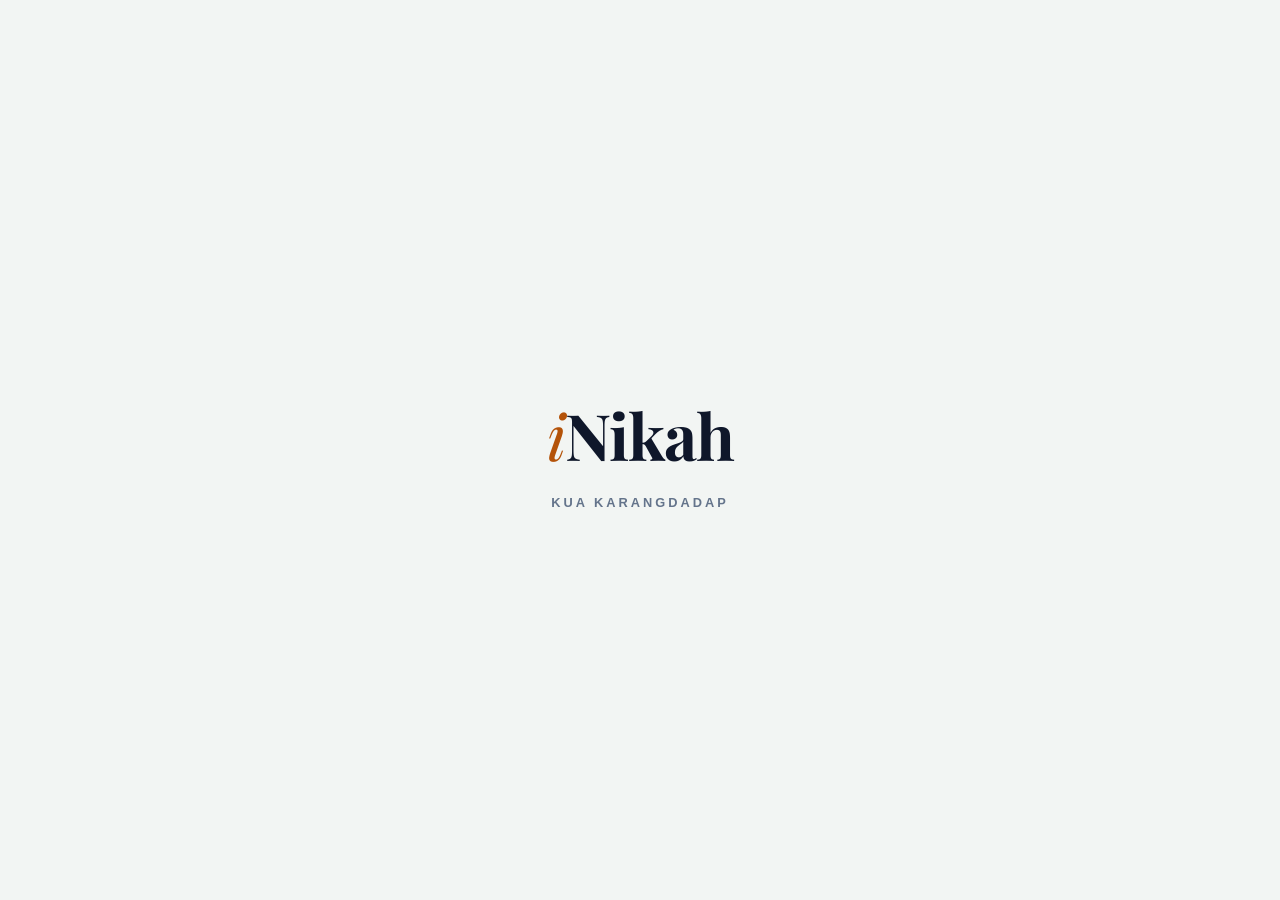
<file: UPLOAD_KE_HOSTING/index.html>
<!DOCTYPE html>
<html lang="id">
<head>
    <meta charset="UTF-8">
    <meta name="viewport" content="width=device-width, initial-scale=1.0, user-scalable=no">
    <title>iNikah – KUA Karangdadap</title>

    <link href="https://fonts.googleapis.com/icon?family=Material+Icons+Outlined" rel="stylesheet">
    <link href="https://fonts.googleapis.com/css2?family=Playfair+Display:ital,wght@0,600;0,700;1,400&display=swap" rel="stylesheet">
    <link href="https://cdn.jsdelivr.net/npm/bootstrap@5.3.0/dist/css/bootstrap.min.css" rel="stylesheet">
    <link rel="stylesheet" href="style.css">
</head>
<body>

    <!-- SPLASH SCREEN -->
    <div id="splashScreen">
        <div class="splash-brand">
            <div class="splash-wordmark"><span class="wi">i</span><span class="wn">Nikah</span></div>
            <div class="splash-sub">KUA Karangdadap</div>
        </div>
    </div>

    <!-- STICKY KEMENAG NAVBAR -->
    <div class="ios-navbar" id="iosMainHeader">
        <div class="nav-row">
            <div class="notif-bell" id="notifBell" role="button" aria-label="Notifikasi" tabindex="0" onclick="bukaModalNotif()">
                <span class="material-icons-outlined">notifications</span>
                <span class="notif-badge" id="notifBadge" style="display:none;">0</span>
            </div>
            <div class="nav-brand-center">
                <h1 class="logo-wordmark"><span class="wi">i</span><span class="wn">Nikah</span></h1>
                <p class="ios-subtitle">KUA Karangdadap</p>
            </div>
            <div class="theme-toggle" id="themeToggle" role="button" aria-label="Toggle dark mode" tabindex="0">
                <span class="material-icons-outlined" id="toggleIcon">dark_mode</span>
            </div>
        </div>
    </div>

    <!-- MODAL NOTIFIKASI -->
    <div id="notifModal" class="app-modal-overlay">
        <div class="app-modal-content" style="height: auto; max-height: 85vh; max-height: 85dvh; overflow-y: auto;">
            <button class="app-modal-close" onclick="tutupModalNotif()" title="Tutup">
                <span class="material-icons-outlined">close</span>
            </button>
            <h3 class="app-modal-title">Notifikasi</h3>
            <div class="p-4" style="background: #f8fafc;" id="notifList">
                <div class="text-center text-muted p-4">
                    <span class="material-icons-outlined" style="font-size:48px;color:#cbd5e1;">notifications_off</span>
                    <p class="mt-2" style="font-size:0.9rem;">Belum ada notifikasi.</p>
                </div>
            </div>
        </div>
    </div>

    <!-- UNIVERSAL FLOATING MODAL (UNTUK EBOOK & SPREADSHEET JADWAL) -->
    <div id="appModal" class="app-modal-overlay">
        <div class="app-modal-content">
            <button class="app-modal-close" onclick="tutupModalFrame()" title="Tutup">
                <span class="material-icons-outlined">close</span>
            </button>
            <h3 id="appModalTitle" class="app-modal-title">Memuat...</h3>
            <div class="app-modal-body">
                <iframe id="appModalFrame" src="" allow="autoplay"></iframe>
            </div>
        </div>
    </div>

    <!-- MODAL JADWAL AKAD NIKAH -->
    <div id="jadwalModal" class="app-modal-overlay">
        <div class="app-modal-content" style="height: auto; max-height: 85vh; max-height: 85dvh; overflow-y: auto;">
            <button class="app-modal-close" onclick="tutupModalJadwal()" title="Tutup">
                <span class="material-icons-outlined">close</span>
            </button>
            <h3 class="app-modal-title">Jadwal Akad Nikah</h3>
            <div class="p-4" style="background: #f8fafc;">
                <p class="text-muted small mb-3">Data jadwal akad nikah KUA Karangdadap.</p>
                <div id="jadwalModalContent">
                    <div class="text-center text-muted p-4">
                        <div class="spinner-border spinner-border-sm text-success me-2" role="status"></div>
                        Memuat data jadwal...
                    </div>
                </div>
            </div>
        </div>
    </div>

    <!-- MODAL PETUGAS PENGHULU -->
    <div id="petugasModal" class="app-modal-overlay">
        <div class="app-modal-content" style="height: auto; max-height: 85vh; max-height: 85dvh; overflow-y: auto;">
            <button class="app-modal-close" onclick="tutupModalPetugas()" title="Tutup">
                <span class="material-icons-outlined">close</span>
            </button>
            <h3 class="app-modal-title">Petugas Penghulu</h3>
            <div class="p-4" style="background: #f8fafc;">
                <p class="text-muted small mb-3">Data penunjukan petugas penghulu KUA Karangdadap.</p>
                <div id="petugasModalContent">
                    <div class="text-center text-muted p-4">
                        <div class="spinner-border spinner-border-sm text-success me-2" role="status"></div>
                        Memuat data petugas...
                    </div>
                </div>
            </div>
        </div>
    </div>

    <!-- FLOATING MODAL PENCARIAN SERTIFIKAT -->
    <div id="searchModal" class="app-modal-overlay">
        <div class="app-modal-content" style="height: auto; max-height: 85vh; max-height: 85dvh; overflow-y: auto;">
            <button class="app-modal-close" onclick="tutupModalSertifikat()" title="Tutup">
                <span class="material-icons-outlined">close</span>
            </button>
            <h3 class="app-modal-title">Cek & Klaim E-Sertifikat</h3>
            <div class="p-4" style="background: #f8fafc;">
                <p class="text-muted small mb-3">Silakan masukkan nama lengkap Anda untuk mengunduh berkas lembar kelulusan Bimwin mandiri.</p>
                
                <input type="text" id="searchInput" class="ios-input" placeholder="Ketik Nama Lengkap Anda..." autocomplete="off">

                <button class="ios-btn-premium" onclick="prosesCariSertifikat()">
                    <span class="material-icons-outlined">search</span>
                    <span class="btn-text-main">Cari Dokumen</span>
                    <span class="material-icons-outlined" style="opacity: 0.7;">chevron_right</span>
                </button>

                <div id="loading" class="text-center d-none my-4 text-muted">
                    <div class="spinner-border spinner-border-sm text-success me-2" role="status"></div>
                    Menghubungkan ke database KUA...
                </div>
                <div id="resultArea" class="mt-3"></div>
            </div>
        </div>
    </div>

    <!-- FLOATING MODAL UNTUK UNDUH BLANGKO DOKUMEN NIKAH -->
    <div id="blankoModal" class="app-modal-overlay">
        <div class="app-modal-content" style="height: auto; max-height: 85vh; max-height: 85dvh; overflow-y: auto;">
            <button class="app-modal-close" onclick="tutupModalBlanko()" title="Tutup">
                <span class="material-icons-outlined">close</span>
            </button>
            <h3 class="app-modal-title">Unduh Blangko Dokumen Nikah</h3>
            <div class="p-4" style="background: #f8fafc;">
                <p class="text-muted small mb-3">Silakan klik pada dokumen yang Anda butuhkan untuk mengunduh template surat resmi N-1 sampai dengan N-6.</p>
                
                <ul class="doc-list-group">
                    <li><a href="uploads/blangko/FORMULIR N-1.pdf" target="_blank" rel="noopener noreferrer" class="doc-list-item"><div class="d-flex align-items-center gap-3"><div class="doc-badge">N-1</div><span style="font-size:0.85rem;font-weight:600;">Surat Pengantar Perkawinan</span></div><span class="material-icons-outlined" style="font-size:18px;color:#94a3b8;">file_download</span></a></li>
                    <li><a href="uploads/blangko/FORMULIR N-2.pdf" target="_blank" rel="noopener noreferrer" class="doc-list-item"><div class="d-flex align-items-center gap-3"><div class="doc-badge">N-2</div><span style="font-size:0.85rem;font-weight:600;">Permohonan Kehendak Nikah</span></div><span class="material-icons-outlined" style="font-size:18px;color:#94a3b8;">file_download</span></a></li>
                    <li><a href="uploads/blangko/FORMULIR N-3.pdf" target="_blank" rel="noopener noreferrer" class="doc-list-item"><div class="d-flex align-items-center gap-3"><div class="doc-badge">N-3</div><span style="font-size:0.85rem;font-weight:600;">Surat Persetujuan Mempelai</span></div><span class="material-icons-outlined" style="font-size:18px;color:#94a3b8;">file_download</span></a></li>
                    <li><a href="uploads/blangko/FORMULIR N-4.pdf" target="_blank" rel="noopener noreferrer" class="doc-list-item"><div class="d-flex align-items-center gap-3"><div class="doc-badge">N-4</div><span style="font-size:0.85rem;font-weight:600;">Surat Izin Orang Tua</span></div><span class="material-icons-outlined" style="font-size:18px;color:#94a3b8;">file_download</span></a></li>
                    <li><a href="uploads/blangko/FORMULIR N-5.pdf" target="_blank" rel="noopener noreferrer" class="doc-list-item"><div class="d-flex align-items-center gap-3"><div class="doc-badge">N-5</div><span style="font-size:0.85rem;font-weight:600;">Surat Izin Pengadilan</span></div><span class="material-icons-outlined" style="font-size:18px;color:#94a3b8;">file_download</span></a></li>
                    <li><a href="uploads/blangko/FORMULIR N-6.pdf" target="_blank" rel="noopener noreferrer" class="doc-list-item"><div class="d-flex align-items-center gap-3"><div class="doc-badge">N-6</div><span style="font-size:0.85rem;font-weight:600;">Surat Kematian Pasangan</span></div><span class="material-icons-outlined" style="font-size:18px;color:#94a3b8;">file_download</span></a></li>
                </ul>
            </div>
        </div>
    </div>

    <!-- MAIN APP CONTAINER -->
    <div class="ios-container">

        <!-- BANNER CAROUSEL -->
        <div class="banner-carousel" id="bannerCarousel" style="display:none;">
            <div class="banner-track" id="bannerTrack"></div>
            <div class="banner-dots" id="bannerDots"></div>
        </div>

        <!-- DASHBOARD MENU PAGE -->
        <div id="menuPage" class="page-view">

            <!-- CARD 1: TAHAPAN CATIN -->
            <div class="ios-main-card" onclick="toggleMainMenu('catingSubmenu','catingChevron')">
                <div class="ios-card-header">
                    <div class="ios-card-icon-title">
                        <div class="ios-card-icon icon-cating">
                            <span class="material-icons-outlined" style="font-size:24px;">favorite_border</span>
                        </div>
                        <div>
                            <h2 class="ios-card-title">Tahapan Mandiri Catin</h2>
                            <span class="ios-card-desc">Alur bimbingan & pre-post test mandiri</span>
                        </div>
                    </div>
                    <span class="material-icons-outlined chevron-main" id="catingChevron">chevron_right</span>
                </div>

                <div class="ios-submenu-wrapper" id="catingSubmenu">
                    <div class="ios-submenu-inner" onclick="event.stopPropagation()">

                        <a href="pretest.html" class="sub-list-item">
                            <div class="sub-list-left">
                                <div class="sub-badge badge-1">1</div>
                                <div class="sub-title-box">
                                    <span class="sub-title">Isi Evaluasi Pre-Test</span>
                                    <span class="sub-desc">Wajib diisi sebelum membaca materi bimbingan</span>
                                </div>
                            </div>
                            <span class="material-icons-outlined" style="font-size:18px;color:#94a3b8;">chevron_right</span>
                        </a>

                        <div onclick="toggleBookShelf(event)" class="sub-list-item" style="cursor:pointer;">
                            <div class="sub-list-left">
                                <div class="sub-badge badge-2">2</div>
                                <div class="sub-title-box">
                                    <span class="sub-title">Perpustakaan Digital Mandiri</span>
                                    <span class="sub-desc">Akses materi bimbingan perkawinan Bab 1–10</span>
                                </div>
                            </div>
                            <span class="material-icons-outlined" id="bookChevron" style="font-size:20px;color:#94a3b8;transition:transform 0.3s;">expand_more</span>
                        </div>

                        <!-- DIGITAL BOOKSHELF GRID -->
                        <div class="apple-books-container" id="innerBookshelf">
                            <div class="apple-books-inner">
                                <div class="bookshelf-grid">
                                    <div onclick="bukaModalFrame('uploads/ebooks/Bab 1.pdf', 'Bab 1 - Membangun Landasan Keluarga Sakinah')" class="book-item"><div class="book-cover cover-1"><span class="book-badge">Bimwin</span><span class="book-cover-title">Membangun Landasan Keluarga Sakinah</span></div><span class="book-label-title">Bab 1</span></div>
                                    <div onclick="bukaModalFrame('uploads/ebooks/Bab 2.pdf', 'Bab 2 - Merencanakan Perkawinan Kokoh')" class="book-item"><div class="book-cover cover-2"><span class="book-badge">Bimwin</span><span class="book-cover-title">Merencanakan Perkawinan Kokoh</span></div><span class="book-label-title">Bab 2</span></div>
                                    <div onclick="bukaModalFrame('uploads/ebooks/Bab 3.pdf', 'Bab 3 - Dinamika Perkawinan')" class="book-item"><div class="book-cover cover-3"><span class="book-badge">Bimwin</span><span class="book-cover-title">Dinamika Perkawinan</span></div><span class="book-label-title">Bab 3</span></div>
                                    <div onclick="bukaModalFrame('uploads/ebooks/Bab 4.pdf', 'Bab 4 - Kebutuhan Keluarga')" class="book-item"><div class="book-cover cover-4"><span class="book-badge">Bimwin</span><span class="book-cover-title">Kebutuhan Keluarga</span></div><span class="book-label-title">Bab 4</span></div>
                                    <div onclick="bukaModalFrame('uploads/ebooks/Bab 5.pdf', 'Bab 5 - Kesehatan Keluarga')" class="book-item"><div class="book-cover cover-5"><span class="book-badge">Bimwin</span><span class="book-cover-title">Kesehatan Keluarga</span></div><span class="book-label-title">Bab 5</span></div>
                                    <div onclick="bukaModalFrame('uploads/ebooks/Bab 6.pdf', 'Bab 6 - Generasi Berkualitas')" class="book-item"><div class="book-cover cover-6"><span class="book-badge">Bimwin</span><span class="book-cover-title">Generasi Berkualitas</span></div><span class="book-label-title">Bab 6</span></div>
                                    <div onclick="bukaModalFrame('uploads/ebooks/Bab 7.pdf', 'Bab 7 - Ketahanan Keluarga Masa Kini')" class="book-item"><div class="book-cover cover-7"><span class="book-badge">Bimwin</span><span class="book-cover-title">Ketahanan Keluarga Masa Kini</span></div><span class="book-label-title">Bab 7</span></div>
                                    <div onclick="bukaModalFrame('uploads/ebooks/Bab 8.pdf', 'Bab 8 - Mengenali Hukum')" class="book-item"><div class="book-cover cover-8"><span class="book-badge">Bimwin</span><span class="book-cover-title">Mengenali Hukum</span></div><span class="book-label-title">Bab 8</span></div>
                                    <div onclick="bukaModalFrame('uploads/ebooks/Bab 9.pdf', 'Bab 9 - Mengelola Konflik')" class="book-item"><div class="book-cover cover-9"><span class="book-badge">Bimwin</span><span class="book-cover-title">Mengelola Konflik</span></div><span class="book-label-title">Bab 9</span></div>
                                    <div onclick="bukaModalFrame('uploads/ebooks/Bab 10.pdf', 'Bab 10 - Prosedur Pendaftaran NR')" class="book-item"><div class="book-cover cover-10"><span class="book-badge">Bimwin</span><span class="book-cover-title">Prosedur Pendaftaran NR</span></div><span class="book-label-title">Bab 10</span></div>
                                </div>
                            </div>
                        </div>

                        <a href="posttest.html" class="sub-list-item">
                            <div class="sub-list-left">
                                <div class="sub-badge badge-3">3</div>
                                <div class="sub-title-box">
                                    <span class="sub-title">Isi Evaluasi Post-Test</span>
                                    <span class="sub-desc">Wajib diisi setelah selesai membaca materi bimbingan</span>
                                </div>
                            </div>
                            <span class="material-icons-outlined" style="font-size:18px;color:#94a3b8;">chevron_right</span>
                        </a>

                        <div onclick="bukaModalSertifikat()" class="sub-list-item" style="cursor:pointer;">
                            <div class="sub-list-left">
                                <div class="sub-badge badge-4">4</div>
                                <div class="sub-title-box">
                                    <span class="sub-title">Klaim & Ambil E-Sertifikat</span>
                                    <span class="sub-desc">Unduh lembar berkas kelulusan Bimwin Anda</span>
                                </div>
                            </div>
                            <span class="material-icons-outlined" style="font-size:20px;color:#0f766e;">chevron_right</span>
                        </div>

                    </div>
                </div>
            </div>

            <!-- CARD 2: JADWAL LAYANAN -->
            <div class="ios-main-card" onclick="toggleMainMenu('jadwalSubmenu','jadwalChevron')">
                <div class="ios-card-header">
                    <div class="ios-card-icon-title">
                        <div class="ios-card-icon icon-jadwal">
                            <span class="material-icons-outlined" style="font-size:24px;">calendar_today</span>
                        </div>
                        <div>
                            <h2 class="ios-card-title">Layanan Penjadwalan KUA</h2>
                            <span class="ios-card-desc">Sistem cek waktu akad & petugas penghulu</span>
                        </div>
                    </div>
                    <span class="material-icons-outlined chevron-main" id="jadwalChevron">chevron_right</span>
                </div>

                <div class="ios-submenu-wrapper" id="jadwalSubmenu">
                    <div class="ios-submenu-inner" onclick="event.stopPropagation()">
                        <div onclick="bukaModalJadwal()" class="sub-list-item" style="cursor:pointer;">
                            <div class="sub-list-left">
                                <div class="sub-badge badge-icon">
                                    <span class="material-icons-outlined" style="font-size:16px;">event</span>
                                </div>
                                <div class="sub-title-box">
                                    <span class="sub-title">Cek Jadwal Akad Nikah</span>
                                    <span class="sub-desc">Lihat data jadwal akad nikah KUA Karangdadap</span>
                                </div>
                            </div>
                            <span class="material-icons-outlined" style="font-size:20px;color:#94a3b8;">chevron_right</span>
                        </div>

                        <div onclick="bukaModalPetugas()" class="sub-list-item" style="cursor:pointer;">
                            <div class="sub-list-left">
                                <div class="sub-badge badge-icon">
                                    <span class="material-icons-outlined" style="font-size:16px;">assignment_ind</span>
                                </div>
                                <div class="sub-title-box">
                                    <span class="sub-title">Cek Petugas Penghulu</span>
                                    <span class="sub-desc">Lihat surat penunjukan tugas Penghulu KUA</span>
                                </div>
                            </div>
                            <span class="material-icons-outlined" style="font-size:20px;color:#94a3b8;">chevron_right</span>
                        </div>

                        <a href="petugas.html" class="sub-list-item">
                            <div class="sub-list-left">
                                <div class="sub-badge badge-icon">
                                    <span class="material-icons-outlined" style="font-size:16px;">edit_note</span>
                                </div>
                                <div class="sub-title-box">
                                    <span class="sub-title">Input Data Petugas KUA</span>
                                    <span class="sub-desc">Khusus petugas KUA – isi data akad & penghulu</span>
                                </div>
                            </div>
                            <span class="material-icons-outlined" style="font-size:18px;color:#94a3b8;">lock</span>
                        </a>
                    </div>
                </div>
            </div>

            <!-- CARD 3: DOKUMEN & BANTUAN -->
            <div class="ios-main-card" onclick="toggleMainMenu('bantuanSubmenu','bantuanChevron')">
                <div class="ios-card-header">
                    <div class="ios-card-icon-title">
                        <div class="ios-card-icon icon-bantuan">
                            <span class="material-icons-outlined" style="font-size:24px;">info</span>
                        </div>
                        <div>
                            <h2 class="ios-card-title">Informasi & Bantuan KUA</h2>
                            <span class="ios-card-desc">Format dokumen perkawinan & chat bantuan</span>
                        </div>
                    </div>
                    <span class="material-icons-outlined chevron-main" id="bantuanChevron">chevron_right</span>
                </div>

                <div class="ios-submenu-wrapper" id="bantuanSubmenu">
                    <div class="ios-submenu-inner" onclick="event.stopPropagation()">

                        <div onclick="bukaModalBlanko()" class="sub-list-item" style="cursor:pointer;">
                            <div class="sub-list-left">
                                <div class="sub-badge badge-icon-gold">
                                    <span class="material-icons-outlined" style="font-size:16px;">description</span>
                                </div>
                                <div class="sub-title-box">
                                    <span class="sub-title">Unduh Blangko Dokumen Nikah</span>
                                    <span class="sub-desc">Template surat resmi N-1 sampai dengan N-6</span>
                                </div>
                            </div>
                            <span class="material-icons-outlined" style="font-size:20px;color:#b45309;">chevron_right</span>
                        </div>

                        <a href="https://wa.me/6285226466464?text=Halo%20Penghulu%20KUA%20Karangdadap..." target="_blank" rel="noopener noreferrer" class="sub-list-item">
                            <div class="sub-list-left">
                                <div class="sub-badge badge-icon-gold">
                                    <span class="material-icons-outlined" style="font-size:16px;">chat</span>
                                </div>
                                <div class="sub-title-box">
                                    <span class="sub-title">Tanya Layanan Penghulu</span>
                                    <span class="sub-desc">Konsultasi interaktif via WhatsApp KUA</span>
                                </div>
                            </div>
                            <span class="material-icons-outlined" style="font-size:18px;color:var(--green-mid);">open_in_new</span>
                        </a>

                    </div>
                </div>
            </div>

            <div class="page-footer">
                KUA Karangdadap · Kabupaten Pekalongan
                <div class="footer-links">
                    <a href="privacy-policy.html">Kebijakan Privasi</a>
                    <span class="footer-sep">·</span>
                    <a href="terms-of-service.html">Syarat & Ketentuan</a>
                </div>
            </div>
        </div>

    </div>

    <script src="script.js?v=4"></script>
</body>
</html>
</file>
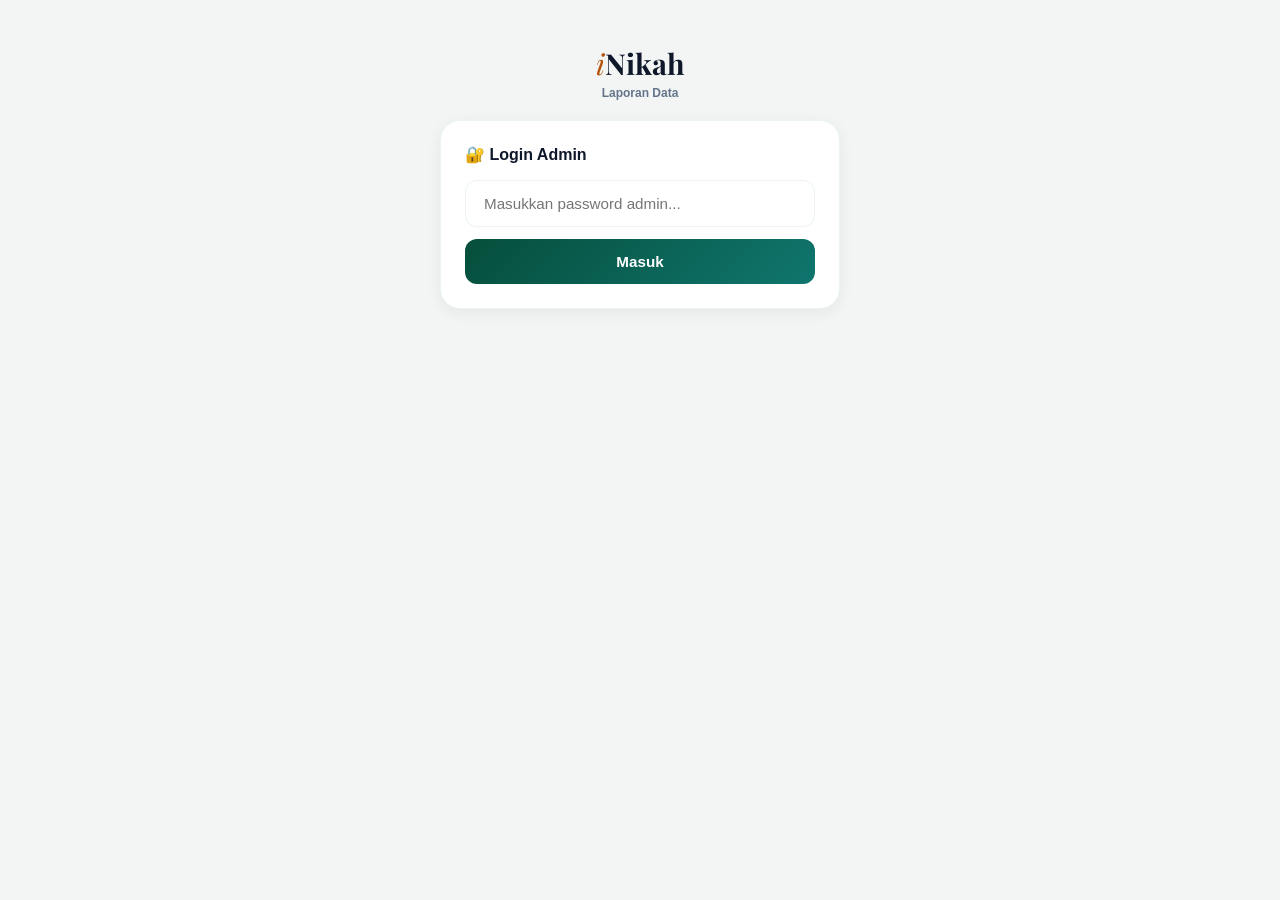
<file: laporan.html>
<!DOCTYPE html>
<html lang="id">
<head>
    <meta charset="UTF-8">
    <meta name="viewport" content="width=device-width, initial-scale=1.0">
    <title>Laporan Data – iNikah</title>
    <link href="https://fonts.googleapis.com/icon?family=Material+Icons+Outlined" rel="stylesheet">
    <link href="https://fonts.googleapis.com/css2?family=Playfair+Display:ital,wght@0,700;1,400&display=swap" rel="stylesheet">
    <style>
        :root {
            --green-deep: #064e3b;
            --green-mid: #0f766e;
            --green-light: #14b8a6;
            --bg: #f2f5f3;
            --text: #0f172a;
            --muted: #64748b;
            --border: rgba(15, 118, 110, 0.08);
        }
        * { box-sizing: border-box; margin: 0; padding: 0; }
        body {
            font-family: -apple-system, BlinkMacSystemFont, "SF Pro Text", sans-serif;
            background: var(--bg); color: var(--text);
            padding: 20px; min-height: 100vh;
        }
        .container { max-width: 1000px; margin: 0 auto; }
        .header {
            text-align: center; padding: 24px 0 20px;
        }
        .logo {
            font-family: "Playfair Display", serif;
            font-size: 1.8rem;
        }
        .logo .wi { font-style: italic; color: #b45309; }
        .logo .wn { font-weight: 700; }
        .sub { font-size: 0.75rem; color: var(--muted); margin-top: 4px; font-weight: 600; }

        /* LOGIN */
        .login-box {
            background: #fff; border-radius: 20px; padding: 24px;
            box-shadow: 0 4px 16px rgba(0,0,0,0.06); border: 1px solid var(--border);
            max-width: 400px; margin: 0 auto;
        }
        .login-box h3 { font-size: 1rem; font-weight: 700; margin-bottom: 16px; }
        .login-box input {
            width: 100%; padding: 14px 18px; border-radius: 12px;
            border: 1.5px solid var(--border); font-size: 0.95rem;
            outline: none; margin-bottom: 12px;
        }
        .login-box button {
            width: 100%; padding: 14px; border-radius: 12px; border: none;
            background: linear-gradient(135deg, var(--green-deep), var(--green-mid));
            color: #fff; font-size: 0.95rem; font-weight: 700; cursor: pointer;
        }
        .login-box button:hover { opacity: 0.9; }
        .login-error { color: #ef4444; font-size: 0.8rem; margin-top: 10px; display: none; }

        /* TABS */
        .tabs-nav {
            display: flex; gap: 8px; overflow-x: auto; padding: 10px 0 16px;
            -webkit-overflow-scrolling: touch;
        }
        .tabs-nav::-webkit-scrollbar { display: none; }
        .tab-btn {
            padding: 10px 18px; border-radius: 24px; border: 1.5px solid var(--border);
            background: #fff; font-size: 0.82rem; font-weight: 600;
            cursor: pointer; white-space: nowrap; color: var(--text);
            transition: all 0.2s;
        }
        .tab-btn.active {
            background: linear-gradient(135deg, var(--green-deep), var(--green-mid));
            color: #fff; border-color: transparent;
        }

        /* PANEL */
        .tab-panel { display: none; }
        .tab-panel.active { display: block; }

        /* TABLE CARD */
        .table-card {
            background: #fff; border-radius: 16px; padding: 20px;
            box-shadow: 0 4px 16px rgba(0,0,0,0.06); border: 1px solid var(--border);
        }
        .table-toolbar {
            display: flex; gap: 10px; margin-bottom: 14px; flex-wrap: wrap; align-items: center;
        }
        .search-input {
            flex: 1; min-width: 180px; padding: 10px 14px; border-radius: 10px;
            border: 1.5px solid var(--border); font-size: 0.85rem; outline: none;
        }
        .search-input:focus { border-color: var(--green-light); }
        .month-input {
            padding: 9px 12px; border-radius: 10px; border: 1.5px solid var(--border);
            font-size: 0.8rem; outline: none; color: var(--text); background: #fff;
        }
        .month-input:focus { border-color: var(--green-light); }
        .btn-action {
            padding: 9px 16px; border-radius: 10px; border: none;
            font-size: 0.8rem; font-weight: 600; cursor: pointer;
            display: inline-flex; align-items: center; gap: 4px;
        }
        .btn-print {
            background: #f0fdf4; color: var(--green-deep); border: 1px solid var(--border);
        }
        .btn-export {
            background: linear-gradient(135deg, var(--green-deep), var(--green-mid));
            color: #fff;
        }
        .btn-action:hover { opacity: 0.85; }

        /* TABLE */
        .table-wrap { overflow-x: auto; -webkit-overflow-scrolling: touch; }
        .data-table {
            width: 100%; border-collapse: collapse; font-size: 0.8rem;
        }
        .data-table th {
            background: var(--green-deep); color: #fff; padding: 10px 12px;
            text-align: left; font-weight: 600; white-space: nowrap;
        }
        .data-table td {
            padding: 9px 12px; border-bottom: 1px solid var(--border);
            white-space: nowrap;
        }
        .data-table tr:nth-child(even) td { background: #f8faf9; }
        .data-table tr:hover td { background: #ecfdf5; }
        .data-table a { color: var(--green-mid); text-decoration: none; font-weight: 600; }
        .data-table a:hover { text-decoration: underline; }

        .empty-state {
            text-align: center; padding: 40px 20px; color: var(--muted); font-size: 0.9rem;
        }
        .loading-state {
            text-align: center; padding: 30px; color: var(--muted); font-size: 0.85rem;
        }

        .footer-link {
            text-align: center; margin-top: 24px; font-size: 0.75rem;
        }
        .footer-link a {
            color: var(--green-mid); text-decoration: none; font-weight: 600;
        }

        /* PRINT STYLES */
        @media print {
            body { padding: 0; background: #fff; }
            .header, .tabs-nav, .table-toolbar, .footer-link, #loginScreen { display: none !important; }
            .tab-panel { display: none !important; }
            .tab-panel.printing { display: block !important; }
            .table-card { box-shadow: none; border: none; padding: 0; border-radius: 0; }
            .data-table th { background: #333 !important; color: #fff !important; -webkit-print-color-adjust: exact; print-color-adjust: exact; }
            .data-table tr:nth-child(even) td { background: #f3f3f3 !important; -webkit-print-color-adjust: exact; print-color-adjust: exact; }
            .container { max-width: 100%; }
            .print-title { display: block !important; font-size: 1rem; font-weight: 700; margin-bottom: 10px; }
        }
        .print-title { display: none; }

        @media (max-width: 600px) {
            body { padding: 12px; }
            .table-card { padding: 14px; border-radius: 12px; }
            .tab-btn { padding: 8px 14px; font-size: 0.78rem; }
        }
    </style>
</head>
<body>
    <!-- LOGIN SCREEN -->
    <div id="loginScreen" class="container">
        <div class="header">
            <div class="logo"><span class="wi">i</span><span class="wn">Nikah</span></div>
            <p class="sub">Laporan Data</p>
        </div>
        <div class="login-box">
            <h3>🔐 Login Admin</h3>
            <input type="password" id="adminPass" placeholder="Masukkan password admin...">
            <button onclick="doLogin()">Masuk</button>
            <p class="login-error" id="loginError">Password salah!</p>
        </div>
    </div>

    <!-- MAIN PANEL -->
    <div id="mainPanel" class="container" style="display:none;">
        <div class="header">
            <div class="logo"><span class="wi">i</span><span class="wn">Nikah</span></div>
            <p class="sub">Laporan Data</p>
        </div>

        <!-- TAB NAV -->
        <div class="tabs-nav">
            <button class="tab-btn active" onclick="switchTab('pretest')">Pre-Test</button>
            <button class="tab-btn" onclick="switchTab('posttest')">Post-Test</button>
            <button class="tab-btn" onclick="switchTab('jadwal')">Jadwal Akad</button>
            <button class="tab-btn" onclick="switchTab('petugas')">Petugas</button>
            <button class="tab-btn" onclick="switchTab('sertifikat')">Sertifikat</button>
        </div>

        <!-- TAB: PRE-TEST -->
        <div class="tab-panel active" id="panel-pretest">
            <div class="table-card">
                <div class="print-title">Laporan Data Pre-Test</div>
                <div class="table-toolbar">
                    <input class="search-input" type="text" placeholder="🔍 Cari nama, NIK..." oninput="filterTable('pretest')">
                    <input class="month-input" type="month" id="month-pretest" title="Filter bulan">
                    <button class="btn-action btn-print" onclick="cetakTab('pretest')">🖨️ Cetak</button>
                    <button class="btn-action btn-export" onclick="exportExcel('pretest')">📥 Export Excel</button>
                </div>
                <div class="table-wrap">
                    <table class="data-table" id="table-pretest">
                        <thead>
                            <tr><th>No</th><th>Nama</th><th>NIK</th><th>No HP</th><th>Skor</th><th>Tanggal</th></tr>
                        </thead>
                        <tbody></tbody>
                    </table>
                </div>
                <div class="loading-state" id="loading-pretest">Memuat data...</div>
            </div>
        </div>

        <!-- TAB: POST-TEST -->
        <div class="tab-panel" id="panel-posttest">
            <div class="table-card">
                <div class="print-title">Laporan Data Post-Test</div>
                <div class="table-toolbar">
                    <input class="search-input" type="text" placeholder="🔍 Cari nama, NIK..." oninput="filterTable('posttest')">
                    <input class="month-input" type="month" id="month-posttest" title="Filter bulan">
                    <button class="btn-action btn-print" onclick="cetakTab('posttest')">🖨️ Cetak</button>
                    <button class="btn-action btn-export" onclick="exportExcel('posttest')">📥 Export Excel</button>
                </div>
                <div class="table-wrap">
                    <table class="data-table" id="table-posttest">
                        <thead>
                            <tr><th>No</th><th>Nama</th><th>NIK</th><th>No HP</th><th>Skor</th><th>Tanggal</th></tr>
                        </thead>
                        <tbody></tbody>
                    </table>
                </div>
                <div class="loading-state" id="loading-posttest">Memuat data...</div>
            </div>
        </div>

        <!-- TAB: JADWAL -->
        <div class="tab-panel" id="panel-jadwal">
            <div class="table-card">
                <div class="print-title">Laporan Jadwal Akad</div>
                <div class="table-toolbar">
                    <input class="search-input" type="text" placeholder="🔍 Cari nama..." oninput="filterTable('jadwal')">
                    <input class="month-input" type="month" id="month-jadwal" title="Filter bulan">
                    <button class="btn-action btn-print" onclick="cetakTab('jadwal')">🖨️ Cetak</button>
                    <button class="btn-action btn-export" onclick="exportExcel('jadwal')">📥 Export Excel</button>
                </div>
                <div class="table-wrap">
                    <table class="data-table" id="table-jadwal">
                        <thead>
                            <tr><th>No</th><th>Tanggal Akad</th><th>Jam</th><th>Nama Pria</th><th>Nama Wanita</th><th>Alamat</th></tr>
                        </thead>
                        <tbody></tbody>
                    </table>
                </div>
                <div class="loading-state" id="loading-jadwal">Memuat data...</div>
            </div>
        </div>

        <!-- TAB: PETUGAS -->
        <div class="tab-panel" id="panel-petugas">
            <div class="table-card">
                <div class="print-title">Laporan Data Petugas</div>
                <div class="table-toolbar">
                    <input class="search-input" type="text" placeholder="🔍 Cari nama petugas..." oninput="filterTable('petugas')">
                    <input class="month-input" type="month" id="month-petugas" title="Filter bulan">
                    <button class="btn-action btn-print" onclick="cetakTab('petugas')">🖨️ Cetak</button>
                    <button class="btn-action btn-export" onclick="exportExcel('petugas')">📥 Export Excel</button>
                </div>
                <div class="table-wrap">
                    <table class="data-table" id="table-petugas">
                        <thead>
                            <tr><th>No</th><th>Nama Petugas</th><th>Tanggal</th><th>Jam</th><th>Nama Pria</th><th>Nama Wanita</th><th>Foto</th></tr>
                        </thead>
                        <tbody></tbody>
                    </table>
                </div>
                <div class="loading-state" id="loading-petugas">Memuat data...</div>
            </div>
        </div>

        <!-- TAB: SERTIFIKAT -->
        <div class="tab-panel" id="panel-sertifikat">
            <div class="table-card">
                <div class="print-title">Laporan Data Sertifikat</div>
                <div class="table-toolbar">
                    <input class="search-input" type="text" placeholder="🔍 Cari nama..." oninput="filterTable('sertifikat')">
                    <input class="month-input" type="month" id="month-sertifikat" title="Filter bulan">
                    <button class="btn-action btn-print" onclick="cetakTab('sertifikat')">🖨️ Cetak</button>
                    <button class="btn-action btn-export" onclick="exportExcel('sertifikat')">📥 Export Excel</button>
                </div>
                <div class="table-wrap">
                    <table class="data-table" id="table-sertifikat">
                        <thead>
                            <tr><th>No</th><th>Nama</th><th>Link</th><th>Tanggal</th></tr>
                        </thead>
                        <tbody></tbody>
                    </table>
                </div>
                <div class="loading-state" id="loading-sertifikat">Memuat data...</div>
            </div>
        </div>

        <p class="footer-link">
            <a href="admin.html">← Kembali ke Admin</a>
        </p>
    </div>

    <script>
        const ADMIN_PASSWORD = 'placeholder'; // not used anymore
        let AUTH_TOKEN = '';

        // Auto-login dari shared token
        (function() {
            const saved = localStorage.getItem('inikah-admin-token');
            if (saved) {
                fetch('api/auth.php?action=verify&token=' + encodeURIComponent(saved))
                    .then(r => r.json())
                    .then(res => {
                        if (res.valid) {
                            AUTH_TOKEN = saved;
                            document.getElementById('loginScreen').style.display = 'none';
                            document.getElementById('mainPanel').style.display = 'block';
                            loadAllData();
                        }
                    }).catch(() => {});
            }
        })();

        // Store raw data for filtering
        const rawData = { pretest: [], posttest: [], jadwal: [], petugas: [], sertifikat: [] };

        // LOGIN
        function doLogin() {
            const pass = document.getElementById('adminPass').value;
            fetch('api/auth.php', {
                method: 'POST',
                headers: { 'Content-Type': 'application/json' },
                body: JSON.stringify({ password: pass, role: 'admin' })
            })
            .then(r => r.json())
            .then(res => {
                if (res.success) {
                    AUTH_TOKEN = res.token;
                    localStorage.setItem('inikah-admin-token', AUTH_TOKEN);
                    document.getElementById('loginScreen').style.display = 'none';
                    document.getElementById('mainPanel').style.display = 'block';
                    loadAllData();
                } else {
                    document.getElementById('loginError').style.display = 'block';
                }
            })
            .catch(() => {
                document.getElementById('loginError').style.display = 'block';
            });
        }
        document.getElementById('adminPass').addEventListener('keypress', e => {
            if (e.key === 'Enter') doLogin();
        });

        // ESCAPE HTML
        function esc(text) {
            const d = document.createElement('div');
            d.textContent = text || '';
            return d.innerHTML;
        }

        // FORMAT TANGGAL ke dd/mm/yyyy
        function formatTgl(str) {
            if (!str) return '-';
            // Coba parse berbagai format
            var d = new Date(str);
            if (isNaN(d.getTime())) return esc(str);
            var dd = String(d.getDate()).padStart(2, '0');
            var mm = String(d.getMonth() + 1).padStart(2, '0');
            var yyyy = d.getFullYear();
            return dd + '/' + mm + '/' + yyyy;
        }

        // LOAD ALL DATA
        function loadAllData() {
            loadPretest();
            loadPosttest();
            loadJadwal();
            loadPetugas();
            loadSertifikat();
        }

        function loadPretest() {
            fetch('api/admin-api.php?action=getHasilTest&tipe=pretest&token=' + encodeURIComponent(AUTH_TOKEN))
                .then(r => r.json())
                .then(data => {
                    rawData.pretest = data || [];
                    renderTable('pretest', rawData.pretest);
                })
                .catch(() => showError('pretest'));
        }

        function loadPosttest() {
            fetch('api/admin-api.php?action=getHasilTest&tipe=posttest&token=' + encodeURIComponent(AUTH_TOKEN))
                .then(r => r.json())
                .then(data => {
                    rawData.posttest = data || [];
                    renderTable('posttest', rawData.posttest);
                })
                .catch(() => showError('posttest'));
        }

        function loadJadwal() {
            fetch('api/jadwal-api.php?action=getJadwal')
                .then(r => r.json())
                .then(data => {
                    rawData.jadwal = data || [];
                    renderTable('jadwal', rawData.jadwal);
                })
                .catch(() => showError('jadwal'));
        }

        function loadPetugas() {
            fetch('api/jadwal-api.php?action=getPetugas')
                .then(r => r.json())
                .then(data => {
                    rawData.petugas = data || [];
                    renderTable('petugas', rawData.petugas);
                })
                .catch(() => showError('petugas'));
        }

        function loadSertifikat() {
            fetch('api/admin-api.php?action=getSertifikat&token=' + encodeURIComponent(AUTH_TOKEN))
                .then(r => r.json())
                .then(data => {
                    rawData.sertifikat = data || [];
                    renderTable('sertifikat', rawData.sertifikat);
                })
                .catch(() => showError('sertifikat'));
        }

        function showError(tab) {
            document.getElementById('loading-' + tab).innerHTML = '<span style="color:#ef4444;">Gagal memuat data.</span>';
        }

        // RENDER TABLE
        function renderTable(tab, data) {
            const tbody = document.querySelector('#table-' + tab + ' tbody');
            const loading = document.getElementById('loading-' + tab);
            loading.style.display = 'none';

            if (!data || data.length === 0) {
                tbody.innerHTML = '<tr><td colspan="8" style="text-align:center;color:var(--muted);padding:30px;">Belum ada data.</td></tr>';
                return;
            }

            let html = '';
            data.forEach((item, i) => {
                html += '<tr>';
                switch (tab) {
                    case 'pretest':
                    case 'posttest':
                        html += '<td>' + (i + 1) + '</td>';
                        html += '<td>' + esc(item.nama || item.nama_lengkap || '') + '</td>';
                        html += '<td>' + esc(item.nik || '') + '</td>';
                        html += '<td>' + esc(item.no_hp || item.email || '') + '</td>';
                        html += '<td>' + esc(item.skor || item.nilai || '') + '</td>';
                        html += '<td>' + formatTgl(item.tanggal || item.created_at || '') + '</td>';
                        break;
                    case 'jadwal':
                        html += '<td>' + (i + 1) + '</td>';
                        html += '<td>' + formatTgl(item.tanggal_akad || item.tanggal || '') + '</td>';
                        html += '<td>' + esc(item.waktu || item.jam || '') + '</td>';
                        html += '<td>' + esc(item.nama_pria || '') + '</td>';
                        html += '<td>' + esc(item.nama_wanita || '') + '</td>';
                        html += '<td>' + esc(item.desa || item.alamat || '') + '</td>';
                        break;
                    case 'petugas':
                        html += '<td>' + (i + 1) + '</td>';
                        html += '<td>' + esc(item.nama_petugas || '') + '</td>';
                        html += '<td>' + formatTgl(item.tanggal || '') + '</td>';
                        html += '<td>' + esc(item.waktu || item.jam || '') + '</td>';
                        html += '<td>' + esc(item.nama_pria || '') + '</td>';
                        html += '<td>' + esc(item.nama_wanita || '') + '</td>';
                        html += '<td>' + (item.foto ? '<a href="' + esc(item.foto) + '" target="_blank">Lihat</a>' : '-') + '</td>';
                        break;
                    case 'sertifikat':
                        html += '<td>' + (i + 1) + '</td>';
                        html += '<td>' + esc(item.nama || '') + '</td>';
                        html += '<td><a href="' + esc(item.link || item.file_path || '') + '" target="_blank">Lihat</a></td>';
                        html += '<td>' + formatTgl(item.tanggal || item.created_at || '') + '</td>';
                        break;
                }
                html += '</tr>';
            });
            tbody.innerHTML = html;
        }

        // TABS
        function switchTab(tab) {
            document.querySelectorAll('.tab-btn').forEach(btn => btn.classList.remove('active'));
            document.querySelectorAll('.tab-panel').forEach(p => p.classList.remove('active'));
            document.getElementById('panel-' + tab).classList.add('active');
            // Highlight active tab button
            const btns = document.querySelectorAll('.tab-btn');
            const tabs = ['pretest', 'posttest', 'jadwal', 'petugas', 'sertifikat'];
            const idx = tabs.indexOf(tab);
            if (idx >= 0 && btns[idx]) btns[idx].classList.add('active');
        }

        // FILTER
        function filterTable(tab) {
            const input = document.querySelector('#panel-' + tab + ' .search-input');
            const query = (input.value || '').toLowerCase().trim();
            const data = rawData[tab];

            if (!query) {
                renderTable(tab, data);
                return;
            }

            const filtered = data.filter(item => {
                const values = Object.values(item).join(' ').toLowerCase();
                return values.includes(query);
            });
            renderTable(tab, filtered);
        }

        // PRINT
        function cetakTab(tab) {
            // Add printing class for @media print
            document.querySelectorAll('.tab-panel').forEach(p => p.classList.remove('printing'));
            document.getElementById('panel-' + tab).classList.add('printing');
            window.print();
            setTimeout(() => {
                document.getElementById('panel-' + tab).classList.remove('printing');
            }, 1000);
        }

        // Ambil field tanggal sesuai jenis tab
        function getTanggal(tab, item) {
            switch (tab) {
                case 'jadwal':  return item.tanggal_akad || item.tanggal || '';
                case 'petugas': return item.tanggal || '';
                default:        return item.tanggal || item.created_at || '';
            }
        }

        // Bangun baris data sesuai kolom tiap tab
        function buildRow(tab, item, no) {
            switch (tab) {
                case 'pretest':
                case 'posttest':
                    return [no, item.nama || item.nama_lengkap || '', item.nik || '', item.no_hp || item.email || '', item.skor || item.nilai || '', formatTgl(item.tanggal || item.created_at || '')];
                case 'jadwal':
                    return [no, formatTgl(item.tanggal_akad || item.tanggal || ''), item.waktu || item.jam || '', item.nama_pria || '', item.nama_wanita || '', item.desa || item.alamat || ''];
                case 'petugas':
                    return [no, item.nama_petugas || '', formatTgl(item.tanggal || ''), item.waktu || item.jam || '', item.nama_pria || '', item.nama_wanita || '', item.foto || '-'];
                case 'sertifikat':
                    return [no, item.nama || '', item.link || item.file_path || '', formatTgl(item.tanggal || item.created_at || '')];
            }
            return [];
        }

        const TAB_HEADERS = {
            pretest:    ['No', 'Nama', 'NIK', 'No HP', 'Skor', 'Tanggal'],
            posttest:   ['No', 'Nama', 'NIK', 'No HP', 'Skor', 'Tanggal'],
            jadwal:     ['No', 'Tanggal Akad', 'Jam', 'Nama Pria', 'Nama Wanita', 'Alamat'],
            petugas:    ['No', 'Nama Petugas', 'Tanggal', 'Jam', 'Nama Pria', 'Nama Wanita', 'Foto'],
            sertifikat: ['No', 'Nama', 'Link', 'Tanggal']
        };

        const TAB_LABELS = {
            pretest: 'Pre-Test', posttest: 'Post-Test', jadwal: 'Jadwal Akad',
            petugas: 'Petugas', sertifikat: 'Sertifikat'
        };

        const BULAN_ID = ['Januari','Februari','Maret','April','Mei','Juni','Juli','Agustus','September','Oktober','November','Desember'];

        // EXPORT EXCEL (.xls) — difilter berdasarkan bulan
        function exportExcel(tab) {
            const bulanVal = (document.getElementById('month-' + tab).value || '').trim(); // format: YYYY-MM
            let data = rawData[tab] || [];

            // Filter berdasarkan bulan jika dipilih
            if (bulanVal) {
                data = data.filter(item => {
                    const tgl = (getTanggal(tab, item) || '').toString();
                    return tgl.slice(0, 7) === bulanVal; // cocokkan YYYY-MM
                });
            }

            if (data.length === 0) {
                alert(bulanVal ? 'Tidak ada data pada bulan tersebut.' : 'Belum ada data untuk diekspor.');
                return;
            }

            const headers = TAB_HEADERS[tab];
            let periode = 'Semua Data';
            if (bulanVal) {
                const [th, bl] = bulanVal.split('-');
                periode = BULAN_ID[parseInt(bl, 10) - 1] + ' ' + th;
            }

            // Bangun tabel HTML (Excel bisa membuka format ini sebagai .xls)
            let html = '<table border="1"><thead>';
            html += '<tr><th colspan="' + headers.length + '" style="font-size:14px;background:#064e3b;color:#fff;">Laporan ' + TAB_LABELS[tab] + ' - iNikah KUA Karangdadap (' + periode + ')</th></tr>';
            html += '<tr>' + headers.map(h => '<th style="background:#0f766e;color:#fff;">' + h + '</th>').join('') + '</tr>';
            html += '</thead><tbody>';
            data.forEach((item, i) => {
                const row = buildRow(tab, item, i + 1);
                html += '<tr>' + row.map(c => '<td>' + escXml(c) + '</td>').join('') + '</tr>';
            });
            html += '</tbody></table>';

            const fullDoc = '<html xmlns:o="urn:schemas-microsoft-com:office:office" xmlns:x="urn:schemas-microsoft-com:office:excel"><head><meta charset="UTF-8"></head><body>' + html + '</body></html>';

            const periodeFile = bulanVal ? bulanVal : 'semua';
            const filename = 'laporan_' + tab + '_' + periodeFile + '.xls';

            const blob = new Blob(['\uFEFF' + fullDoc], { type: 'application/vnd.ms-excel;charset=utf-8;' });
            const url = URL.createObjectURL(blob);
            const link = document.createElement('a');
            link.href = url;
            link.download = filename;
            document.body.appendChild(link);
            link.click();
            document.body.removeChild(link);
            URL.revokeObjectURL(url);
        }

        // Escape untuk konten sel Excel
        function escXml(text) {
            return (text == null ? '' : text.toString())
                .replace(/&/g, '&amp;').replace(/</g, '&lt;').replace(/>/g, '&gt;');
        }
    </script>
</body>
</html>
</file>
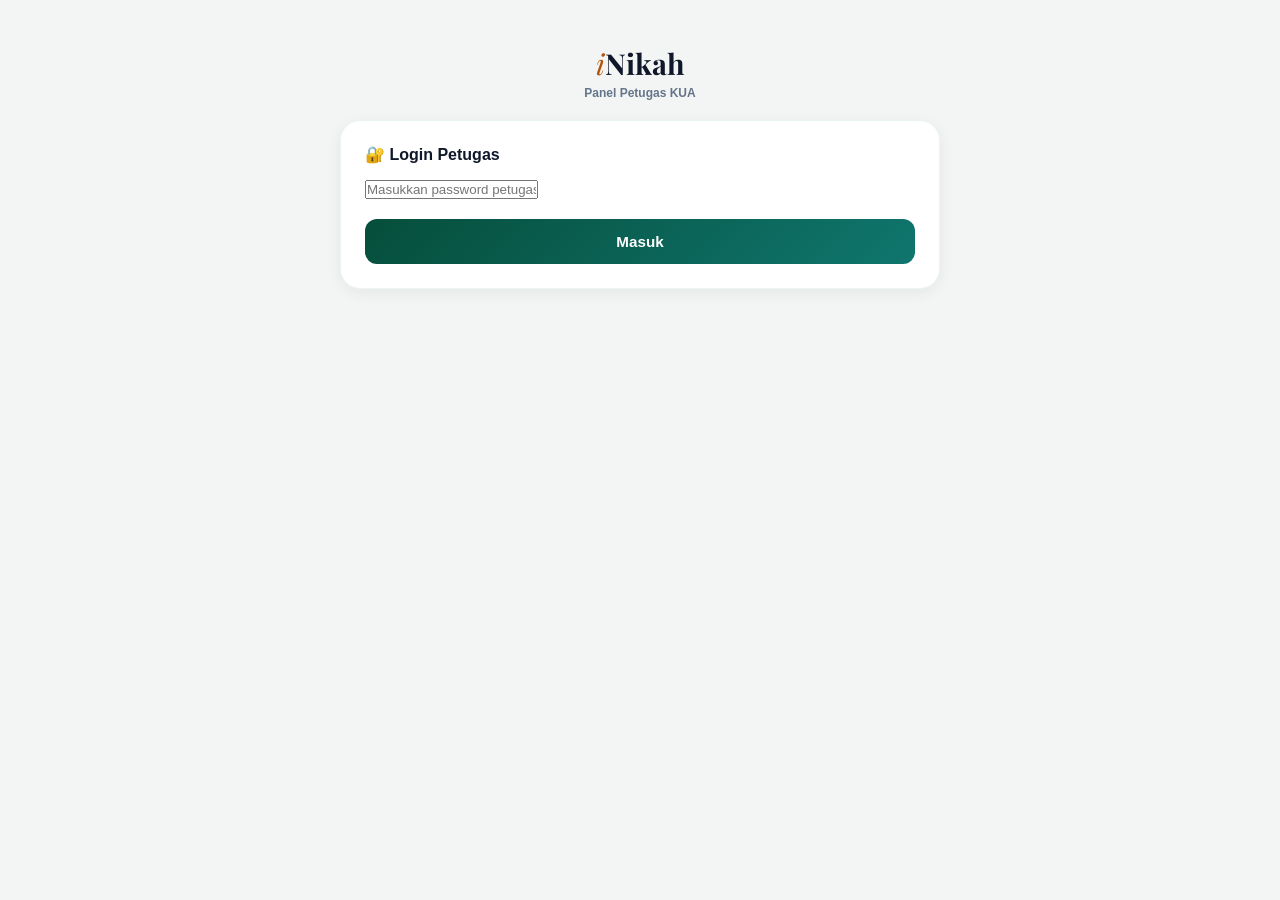
<file: petugas.html>
<!DOCTYPE html>
<html lang="id">
<head>
    <meta charset="UTF-8">
    <meta name="viewport" content="width=device-width, initial-scale=1.0">
    <title>Petugas KUA – iNikah</title>
    <link href="https://fonts.googleapis.com/icon?family=Material+Icons+Outlined" rel="stylesheet">
    <link href="https://fonts.googleapis.com/css2?family=Playfair+Display:ital,wght@0,700;1,400&display=swap" rel="stylesheet">
    <style>
        :root {
            --green-deep: #064e3b;
            --green-mid: #0f766e;
            --green-light: #14b8a6;
            --bg: #f2f5f3;
            --text: #0f172a;
            --muted: #64748b;
            --border: rgba(15, 118, 110, 0.08);
        }
        * { box-sizing: border-box; margin: 0; padding: 0; }
        body {
            font-family: -apple-system, BlinkMacSystemFont, "SF Pro Text", sans-serif;
            background: var(--bg); color: var(--text);
            padding: 20px; min-height: 100vh;
        }
        .admin-container { max-width: 600px; margin: 0 auto; }
        .admin-header { text-align: center; padding: 24px 0 20px; }
        .admin-logo { font-family: "Playfair Display", serif; font-size: 1.8rem; }
        .admin-logo .wi { font-style: italic; color: #b45309; }
        .admin-logo .wn { font-weight: 700; }
        .admin-sub { font-size: 0.75rem; color: var(--muted); margin-top: 4px; font-weight: 600; }
        .card {
            background: #fff; border-radius: 20px; padding: 24px;
            box-shadow: 0 4px 16px rgba(0,0,0,0.06); border: 1px solid var(--border);
            margin-bottom: 20px;
        }
        .card h3 { font-size: 1rem; font-weight: 700; margin-bottom: 6px; }
        .card .note {
            font-size: 0.72rem; color: #ef4444; font-weight: 600;
            margin-bottom: 16px; padding: 8px 12px; background: #fef2f2;
            border-radius: 8px; border: 1px solid #fecaca;
        }
        .form-group { margin-bottom: 12px; }
        .form-group label {
            display: block; font-size: 0.8rem; font-weight: 600;
            margin-bottom: 5px; color: var(--text);
        }
        .form-group input[type="text"],
        .form-group input[type="date"],
        .form-group input[type="file"] {
            width: 100%; padding: 12px 16px; border-radius: 12px;
            border: 1.5px solid var(--border); font-size: 0.9rem;
            outline: none; background: #fff;
        }
        .form-group input:focus {
            border-color: var(--green-mid);
            box-shadow: 0 0 0 3px rgba(15, 118, 110, 0.08);
        }
        .btn-submit {
            width: 100%; padding: 14px; border-radius: 12px; border: none;
            background: linear-gradient(135deg, var(--green-deep), var(--green-mid));
            color: #fff; font-size: 0.95rem; font-weight: 700; cursor: pointer;
            margin-top: 8px;
        }
        .btn-submit:disabled { opacity: 0.6; cursor: not-allowed; }
        .status-msg { font-size: 0.8rem; margin-top: 10px; display: none; }
        .data-list { margin-top: 12px; }
        .data-item {
            padding: 12px 14px; border-radius: 12px; background: var(--bg);
            margin-bottom: 8px; border: 1px solid var(--border);
        }
        .data-item .data-row {
            display: flex; justify-content: space-between; align-items: start;
        }
        .data-item p { font-size: 0.82rem; margin-bottom: 2px; }
        .data-item .label { color: var(--muted); font-size: 0.72rem; }
        .btn-hapus {
            background: #fee2e2; border: none; border-radius: 8px;
            padding: 6px 10px; cursor: pointer; color: #ef4444;
            font-size: 0.7rem; font-weight: 700; flex-shrink: 0;
        }
        .petugas-foto {
            width: 60px; height: 60px; border-radius: 10px;
            object-fit: cover; margin-right: 12px; border: 1px solid var(--border);
        }
    </style>
</head>
<body>
    <!-- LOGIN SCREEN -->
    <div id="loginScreen" class="admin-container">
        <div class="admin-header">
            <div class="admin-logo"><span class="wi">i</span><span class="wn">Nikah</span></div>
            <p class="admin-sub">Panel Petugas KUA</p>
        </div>
        <div class="card">
            <h3>🔐 Login Petugas</h3>
            <div class="form-group" style="margin-top:16px;">
                <input type="password" id="petugasPass" placeholder="Masukkan password petugas..." onkeypress="if(event.key==='Enter')loginPetugas()">
            </div>
            <button onclick="loginPetugas()" class="btn-submit">Masuk</button>
            <p id="loginError" class="status-msg" style="color:#ef4444;">Password salah!</p>
        </div>
    </div>

    <!-- PANEL PETUGAS -->
    <div id="petugasPanel" class="admin-container" style="display:none;">
        <div class="admin-header">
            <div class="admin-logo"><span class="wi">i</span><span class="wn">Nikah</span></div>
            <p class="admin-sub">Panel Petugas KUA</p>
        </div>

        <!-- FORM 1: DATA AKAD NIKAH -->
        <div class="card">
            <h3>📋 Form Data Akad Nikah</h3>
            <div class="note">⚠️ FORMULIR INI HANYA BOLEH DIISI OLEH PETUGAS KUA KARANGDADAP</div>

            <div class="form-group">
                <label>Tanggal Akad</label>
                <input type="date" id="jadwalTanggal" required>
            </div>
            <div class="form-group">
                <label>Jam Akad</label>
                <input type="text" id="jadwalWaktu" placeholder="Contoh: 8.30" required>
            </div>
            <div class="form-group">
                <label>Nama Calon Pengantin Laki-Laki</label>
                <input type="text" id="jadwalPria" required>
            </div>
            <div class="form-group">
                <label>Nama Calon Pengantin Perempuan</label>
                <input type="text" id="jadwalWanita" required>
            </div>
            <div class="form-group">
                <label>Alamat Pelaksanaan Akad</label>
                <input type="text" id="jadwalDesa" required>
            </div>
            <button onclick="submitJadwal()" id="btnJadwal" class="btn-submit">Simpan Data Jadwal</button>
            <p id="jadwalStatus" class="status-msg"></p>
        </div>

        <!-- FORM 2: DATA PETUGAS -->
        <div class="card">
            <h3>👤 Data Petugas Akad Nikah</h3>
            <div class="note">⚠️ DATA INI DIISI KHUSUS OLEH PETUGAS KUA KARANGDADAP</div>

            <div class="form-group">
                <label>Nama Petugas</label>
                <input type="text" id="petugasNama" required>
            </div>
            <div class="form-group">
                <label>Tanggal</label>
                <input type="date" id="petugasTanggal" required>
            </div>
            <div class="form-group">
                <label>Jam Akad</label>
                <input type="text" id="petugasWaktu" placeholder="Contoh: 8.30" required>
            </div>
            <div class="form-group">
                <label>Nama Calon Pengantin Laki-Laki</label>
                <input type="text" id="petugasPria" required>
            </div>
            <div class="form-group">
                <label>Nama Calon Pengantin Perempuan</label>
                <input type="text" id="petugasWanita" required>
            </div>
            <div class="form-group">
                <label>Foto</label>
                <input type="file" id="petugasFoto" accept="image/*" required>
            </div>
            <button onclick="submitPetugas()" id="btnPetugas" class="btn-submit">Simpan Data Petugas</button>
            <p id="petugasStatus" class="status-msg"></p>
        </div>

        <!-- DAFTAR JADWAL -->
        <div class="card">
            <h3>📅 Daftar Jadwal Akad</h3>
            <div id="jadwalList" class="data-list">
                <p style="color:var(--muted);font-size:0.85rem;">Memuat...</p>
            </div>
        </div>

        <!-- DAFTAR PETUGAS -->
        <div class="card">
            <h3>👥 Daftar Petugas Akad</h3>
            <div id="petugasList" class="data-list">
                <p style="color:var(--muted);font-size:0.85rem;">Memuat...</p>
            </div>
        </div>

        <p style="text-align:center;margin-top:20px;font-size:0.75rem;color:var(--muted);">
            <a href="index.html" style="color:var(--green-mid);text-decoration:none;font-weight:600;">← Kembali ke Beranda</a>
        </p>
    </div>

    <script>
        const API_URL = 'api/jadwal-api.php';
        let AUTH_TOKEN = '';

        function loginPetugas() {
            const pass = document.getElementById('petugasPass').value;
            fetch('api/auth.php', {
                method: 'POST',
                headers: { 'Content-Type': 'application/json' },
                body: JSON.stringify({ password: pass, role: 'petugas' })
            })
            .then(r => r.json())
            .then(res => {
                if (res.success) {
                    AUTH_TOKEN = res.token;
                    document.getElementById('loginScreen').style.display = 'none';
                    document.getElementById('petugasPanel').style.display = 'block';
                    loadJadwal();
                    loadPetugas();
                } else {
                    document.getElementById('loginError').style.display = 'block';
                }
            })
            .catch(() => {
                document.getElementById('loginError').style.display = 'block';
            });
        }

        // ===== JADWAL =====
        function submitJadwal() {
            const tanggal = document.getElementById('jadwalTanggal').value;
            const waktu = document.getElementById('jadwalWaktu').value.trim();
            const pria = document.getElementById('jadwalPria').value.trim();
            const wanita = document.getElementById('jadwalWanita').value.trim();
            const desa = document.getElementById('jadwalDesa').value.trim();
            const status = document.getElementById('jadwalStatus');
            const btn = document.getElementById('btnJadwal');

            if (!tanggal || !waktu || !pria || !wanita || !desa) {
                status.textContent = 'Semua field wajib diisi!';
                status.style.color = '#ef4444';
                status.style.display = 'block';
                return;
            }

            btn.textContent = 'Menyimpan...';
            btn.disabled = true;

            fetch(API_URL + '?action=addJadwal&token=' + encodeURIComponent(AUTH_TOKEN), {
                method: 'POST',
                headers: { 'Content-Type': 'application/json' },
                body: JSON.stringify({
                    tanggal_akad: tanggal,
                    waktu: waktu,
                    nama_pria: pria,
                    nama_wanita: wanita,
                    desa: desa
                })
            })
            .then(r => r.json())
            .then(res => {
                if (res.success) {
                    status.textContent = 'Data jadwal berhasil disimpan!';
                    status.style.color = '#059669';
                    document.getElementById('jadwalTanggal').value = '';
                    document.getElementById('jadwalWaktu').value = '';
                    document.getElementById('jadwalPria').value = '';
                    document.getElementById('jadwalWanita').value = '';
                    document.getElementById('jadwalDesa').value = '';
                    loadJadwal();
                } else {
                    status.textContent = res.error || 'Gagal menyimpan.';
                    status.style.color = '#ef4444';
                }
                status.style.display = 'block';
                btn.textContent = 'Simpan Data Jadwal';
                btn.disabled = false;
            })
            .catch(() => {
                status.textContent = 'Gagal menyimpan. Periksa koneksi.';
                status.style.color = '#ef4444';
                status.style.display = 'block';
                btn.textContent = 'Simpan Data Jadwal';
                btn.disabled = false;
            });
        }

        function loadJadwal() {
            fetch(API_URL + '?action=getJadwal')
                .then(r => r.json())
                .then(data => {
                    const container = document.getElementById('jadwalList');
                    if (!data || data.length === 0) {
                        container.innerHTML = '<p style="color:var(--muted);font-size:0.85rem;">Belum ada data jadwal.</p>';
                        return;
                    }
                    let html = '';
                    data.forEach(item => {
                        html += '<div class="data-item"><div class="data-row"><div>';
                        html += '<p style="font-weight:700;">' + escapeHtml(item.nama_pria) + ' & ' + escapeHtml(item.nama_wanita) + '</p>';
                        html += '<p class="label">📅 ' + escapeHtml(item.tanggal_akad) + ' · ⏰ ' + escapeHtml(item.waktu) + '</p>';
                        html += '<p class="label">📍 ' + escapeHtml(item.desa) + '</p>';
                        html += '</div>';
                        html += '<button onclick="hapusJadwal(' + item.id + ')" class="btn-hapus">Hapus</button>';
                        html += '</div></div>';
                    });
                    container.innerHTML = html;
                })
                .catch(() => {
                    document.getElementById('jadwalList').innerHTML = '<p style="color:#ef4444;font-size:0.85rem;">Gagal memuat data.</p>';
                });
        }

        function hapusJadwal(id) {
            if (!confirm('Hapus data jadwal ini?')) return;
            fetch(API_URL + '?action=deleteJadwal&id=' + id + '&token=' + encodeURIComponent(AUTH_TOKEN))
                .then(r => r.json())
                .then(() => loadJadwal())
                .catch(() => alert('Gagal menghapus.'));
        }

        // ===== PETUGAS =====
        function submitPetugas() {
            const nama = document.getElementById('petugasNama').value.trim();
            const tanggal = document.getElementById('petugasTanggal').value;
            const waktu = document.getElementById('petugasWaktu').value.trim();
            const pria = document.getElementById('petugasPria').value.trim();
            const wanita = document.getElementById('petugasWanita').value.trim();
            const foto = document.getElementById('petugasFoto').files[0];
            const status = document.getElementById('petugasStatus');
            const btn = document.getElementById('btnPetugas');

            if (!nama || !tanggal || !waktu || !pria || !wanita || !foto) {
                status.textContent = 'Semua field wajib diisi termasuk foto!';
                status.style.color = '#ef4444';
                status.style.display = 'block';
                return;
            }

            btn.textContent = 'Menyimpan...';
            btn.disabled = true;

            const formData = new FormData();
            formData.append('nama_petugas', nama);
            formData.append('tanggal', tanggal);
            formData.append('waktu', waktu);
            formData.append('nama_pria', pria);
            formData.append('nama_wanita', wanita);
            formData.append('foto', foto);

            fetch(API_URL + '?action=addPetugas&token=' + encodeURIComponent(AUTH_TOKEN), {
                method: 'POST',
                body: formData
            })
            .then(r => r.json())
            .then(res => {
                if (res.success) {
                    status.textContent = 'Data petugas berhasil disimpan!';
                    status.style.color = '#059669';
                    document.getElementById('petugasNama').value = '';
                    document.getElementById('petugasTanggal').value = '';
                    document.getElementById('petugasWaktu').value = '';
                    document.getElementById('petugasPria').value = '';
                    document.getElementById('petugasWanita').value = '';
                    document.getElementById('petugasFoto').value = '';
                    loadPetugas();
                } else {
                    status.textContent = res.error || 'Gagal menyimpan.';
                    status.style.color = '#ef4444';
                }
                status.style.display = 'block';
                btn.textContent = 'Simpan Data Petugas';
                btn.disabled = false;
            })
            .catch(() => {
                status.textContent = 'Gagal menyimpan. Periksa koneksi.';
                status.style.color = '#ef4444';
                status.style.display = 'block';
                btn.textContent = 'Simpan Data Petugas';
                btn.disabled = false;
            });
        }

        function loadPetugas() {
            fetch(API_URL + '?action=getPetugas')
                .then(r => r.json())
                .then(data => {
                    const container = document.getElementById('petugasList');
                    if (!data || data.length === 0) {
                        container.innerHTML = '<p style="color:var(--muted);font-size:0.85rem;">Belum ada data petugas.</p>';
                        return;
                    }
                    let html = '';
                    data.forEach(item => {
                        html += '<div class="data-item"><div class="data-row">';
                        if (item.foto) {
                            html += '<img src="' + escapeHtml(item.foto) + '" class="petugas-foto" alt="Foto Petugas">';
                        }
                        html += '<div style="flex:1;">';
                        html += '<p style="font-weight:700;">' + escapeHtml(item.nama_petugas) + '</p>';
                        html += '<p class="label">📅 ' + escapeHtml(item.tanggal) + ' · ⏰ ' + escapeHtml(item.waktu) + '</p>';
                        html += '<p class="label">👤 ' + escapeHtml(item.nama_pria) + ' & ' + escapeHtml(item.nama_wanita) + '</p>';
                        html += '</div>';
                        html += '<button onclick="hapusPetugas(' + item.id + ')" class="btn-hapus">Hapus</button>';
                        html += '</div></div>';
                    });
                    container.innerHTML = html;
                })
                .catch(() => {
                    document.getElementById('petugasList').innerHTML = '<p style="color:#ef4444;font-size:0.85rem;">Gagal memuat data.</p>';
                });
        }

        function hapusPetugas(id) {
            if (!confirm('Hapus data petugas ini?')) return;
            fetch(API_URL + '?action=deletePetugas&id=' + id + '&token=' + encodeURIComponent(AUTH_TOKEN))
                .then(r => r.json())
                .then(() => loadPetugas())
                .catch(() => alert('Gagal menghapus.'));
        }

        function escapeHtml(text) {
            const div = document.createElement('div');
            div.textContent = text || '';
            return div.innerHTML;
        }
    </script>
</body>
</html>
</file>
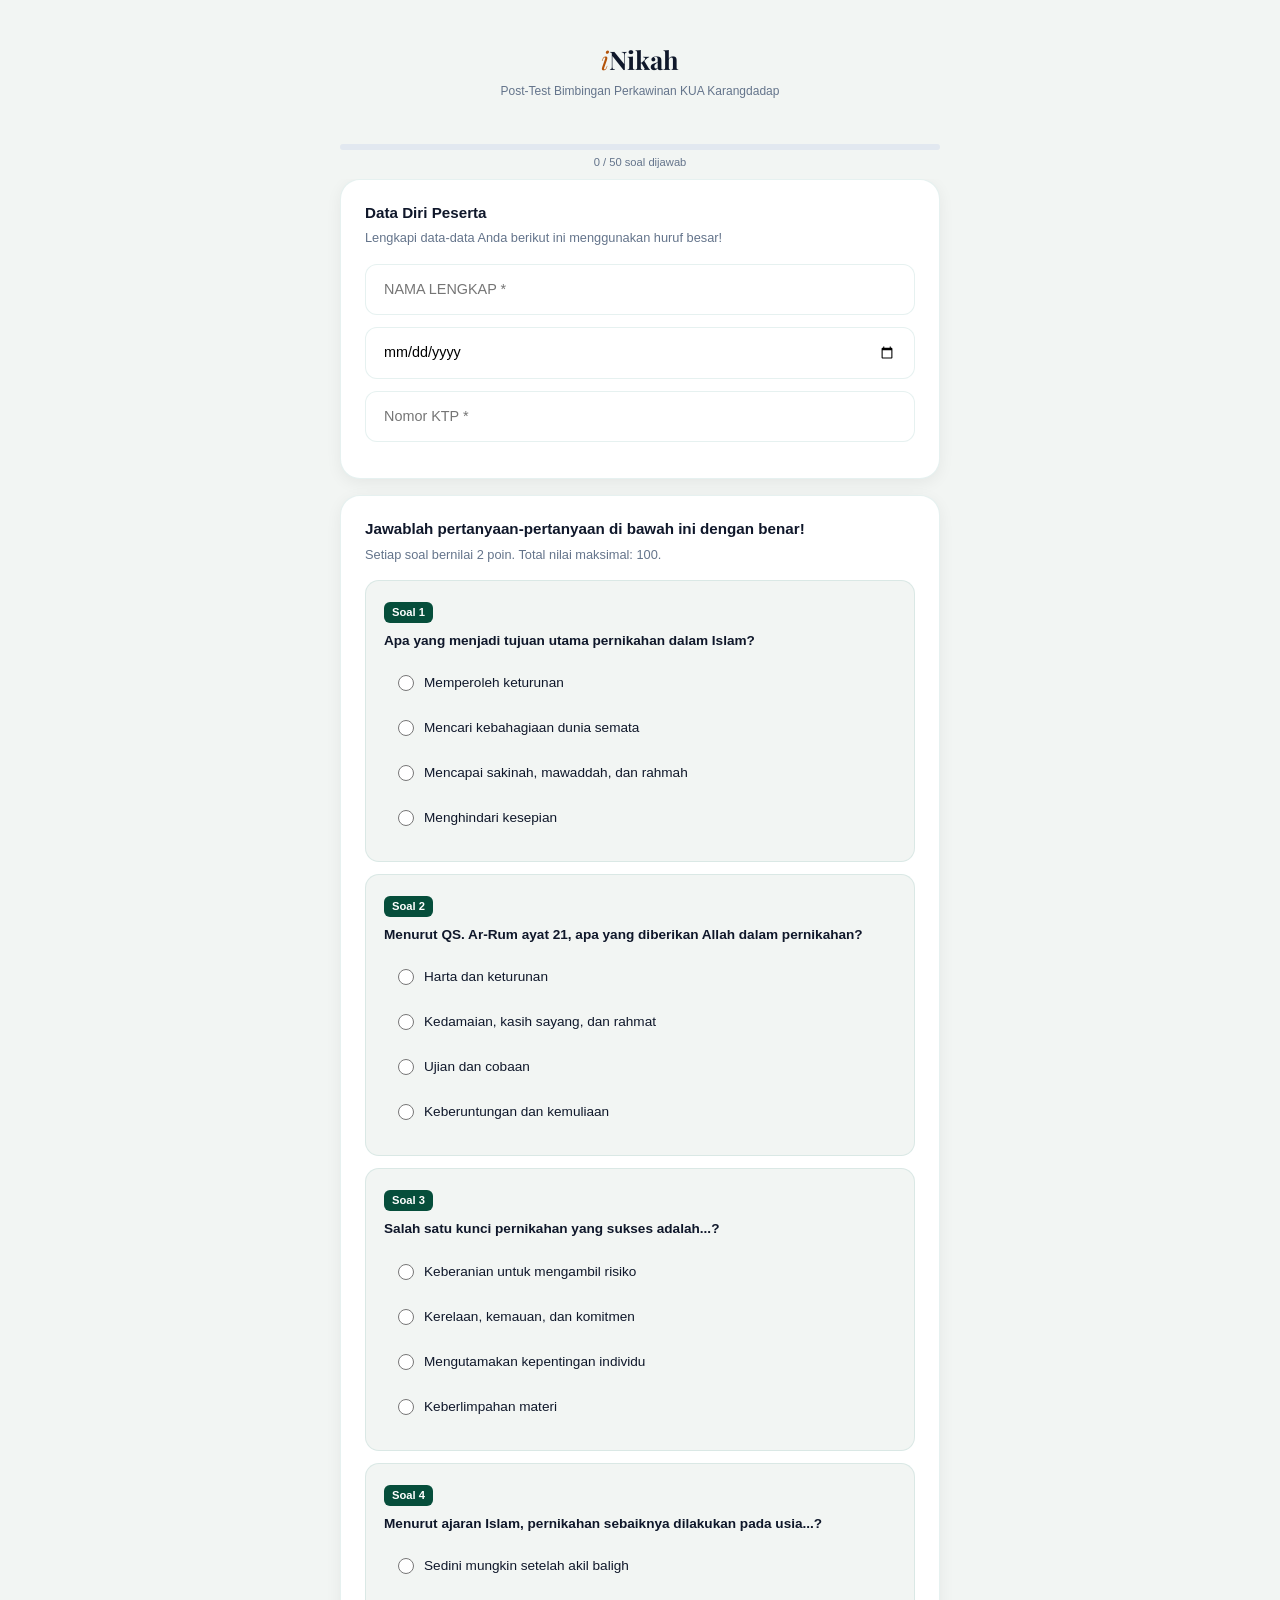
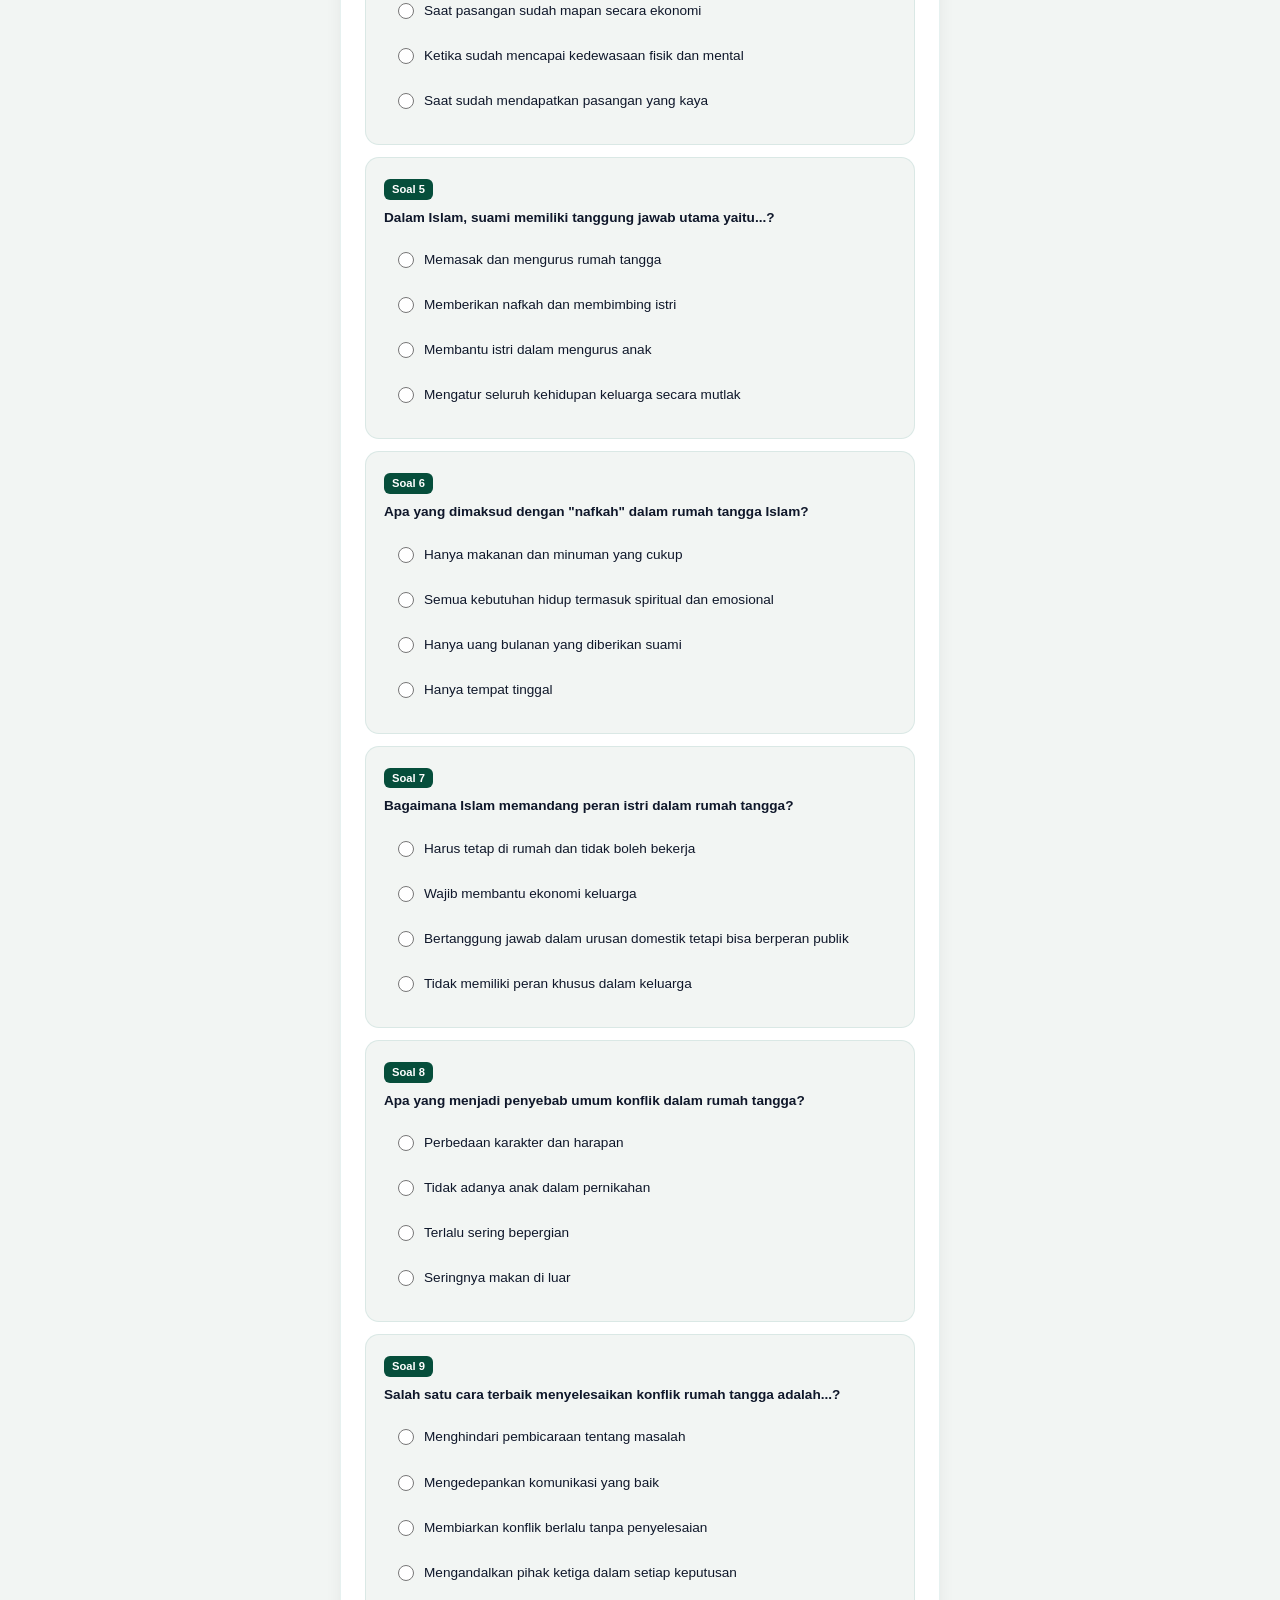
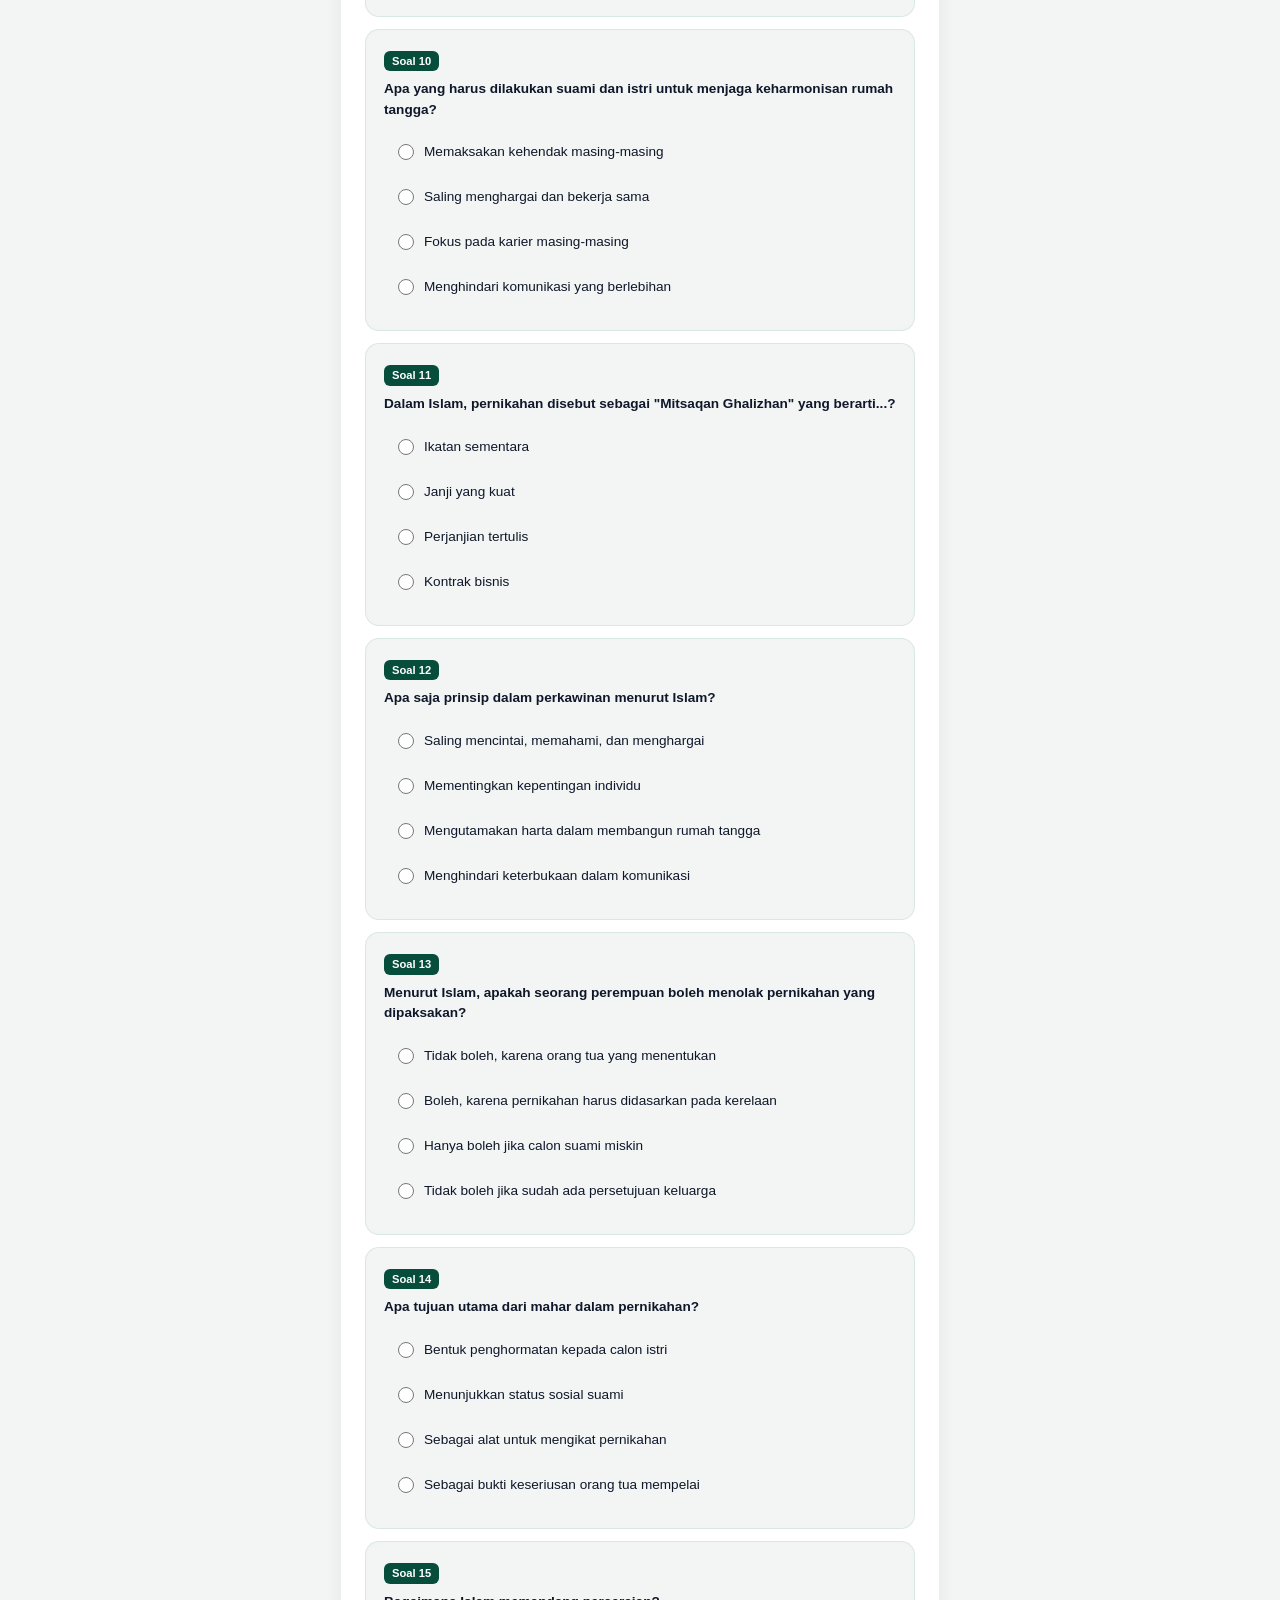
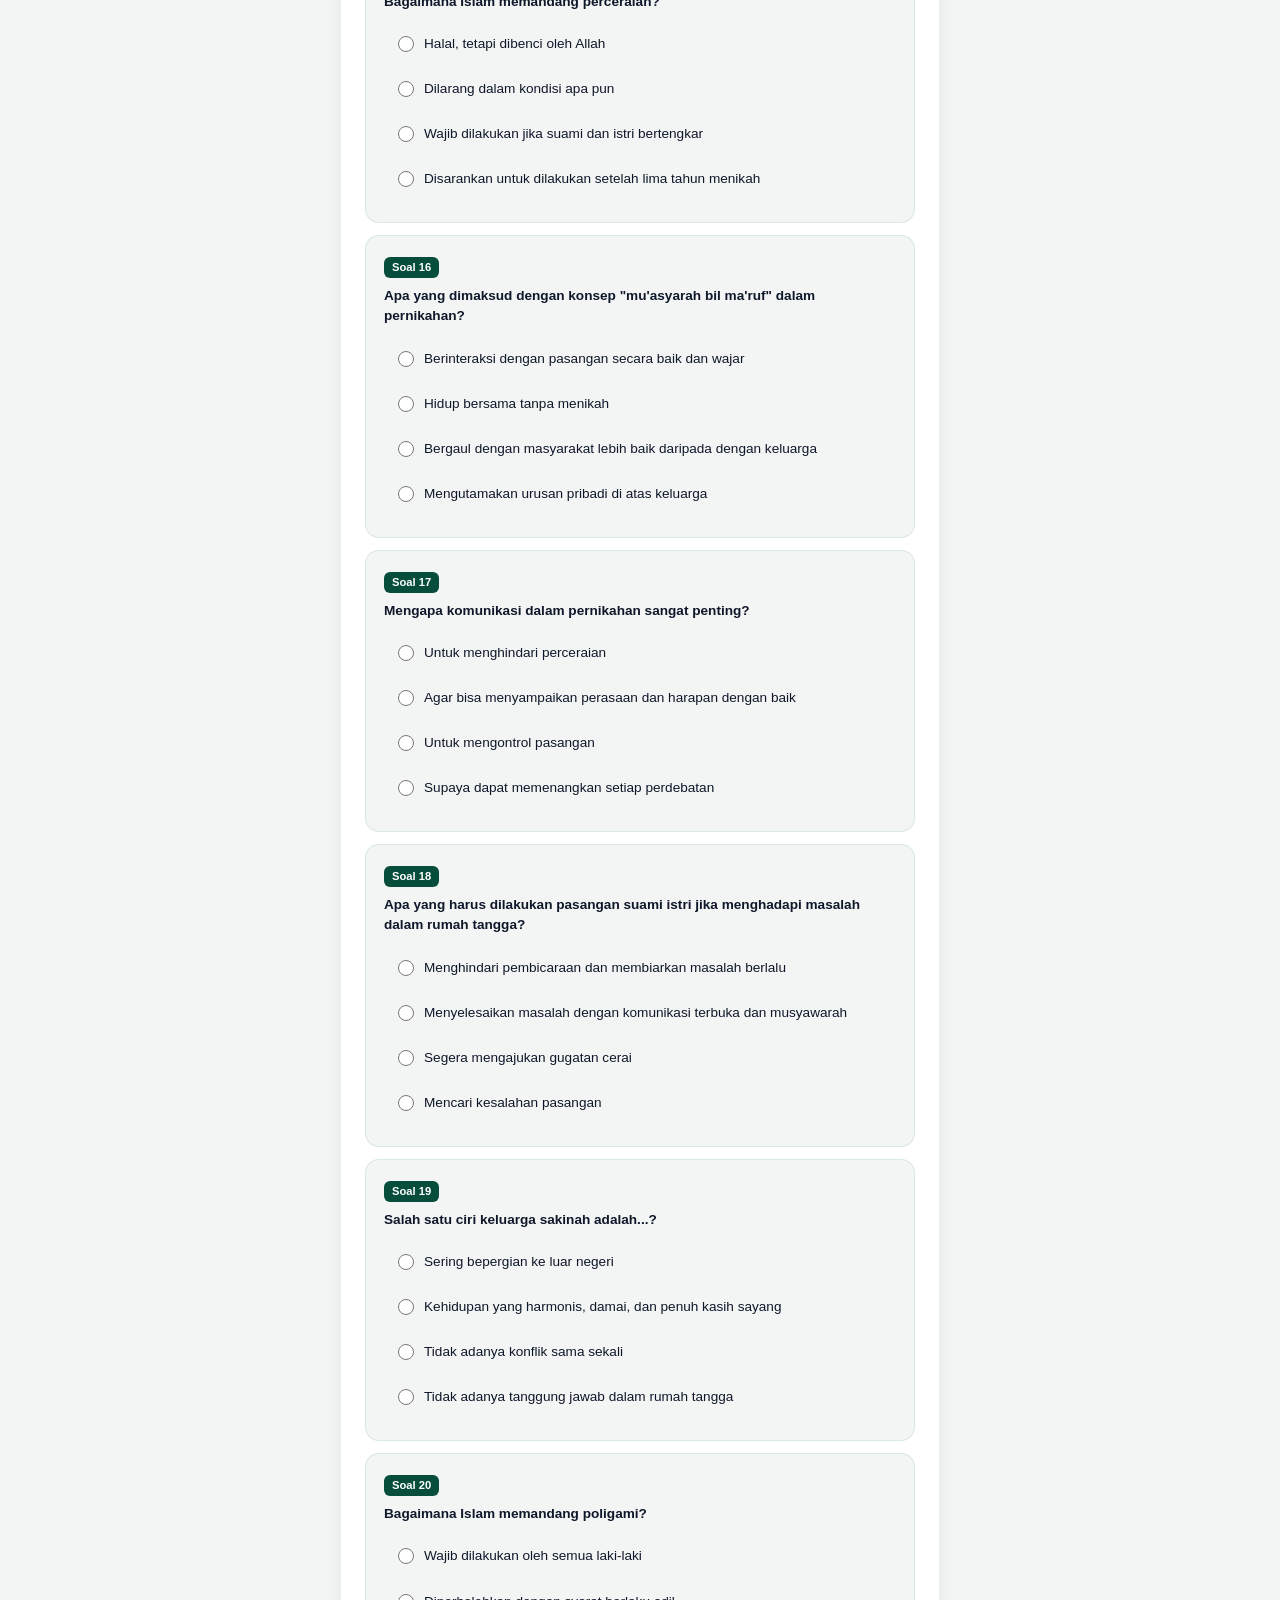
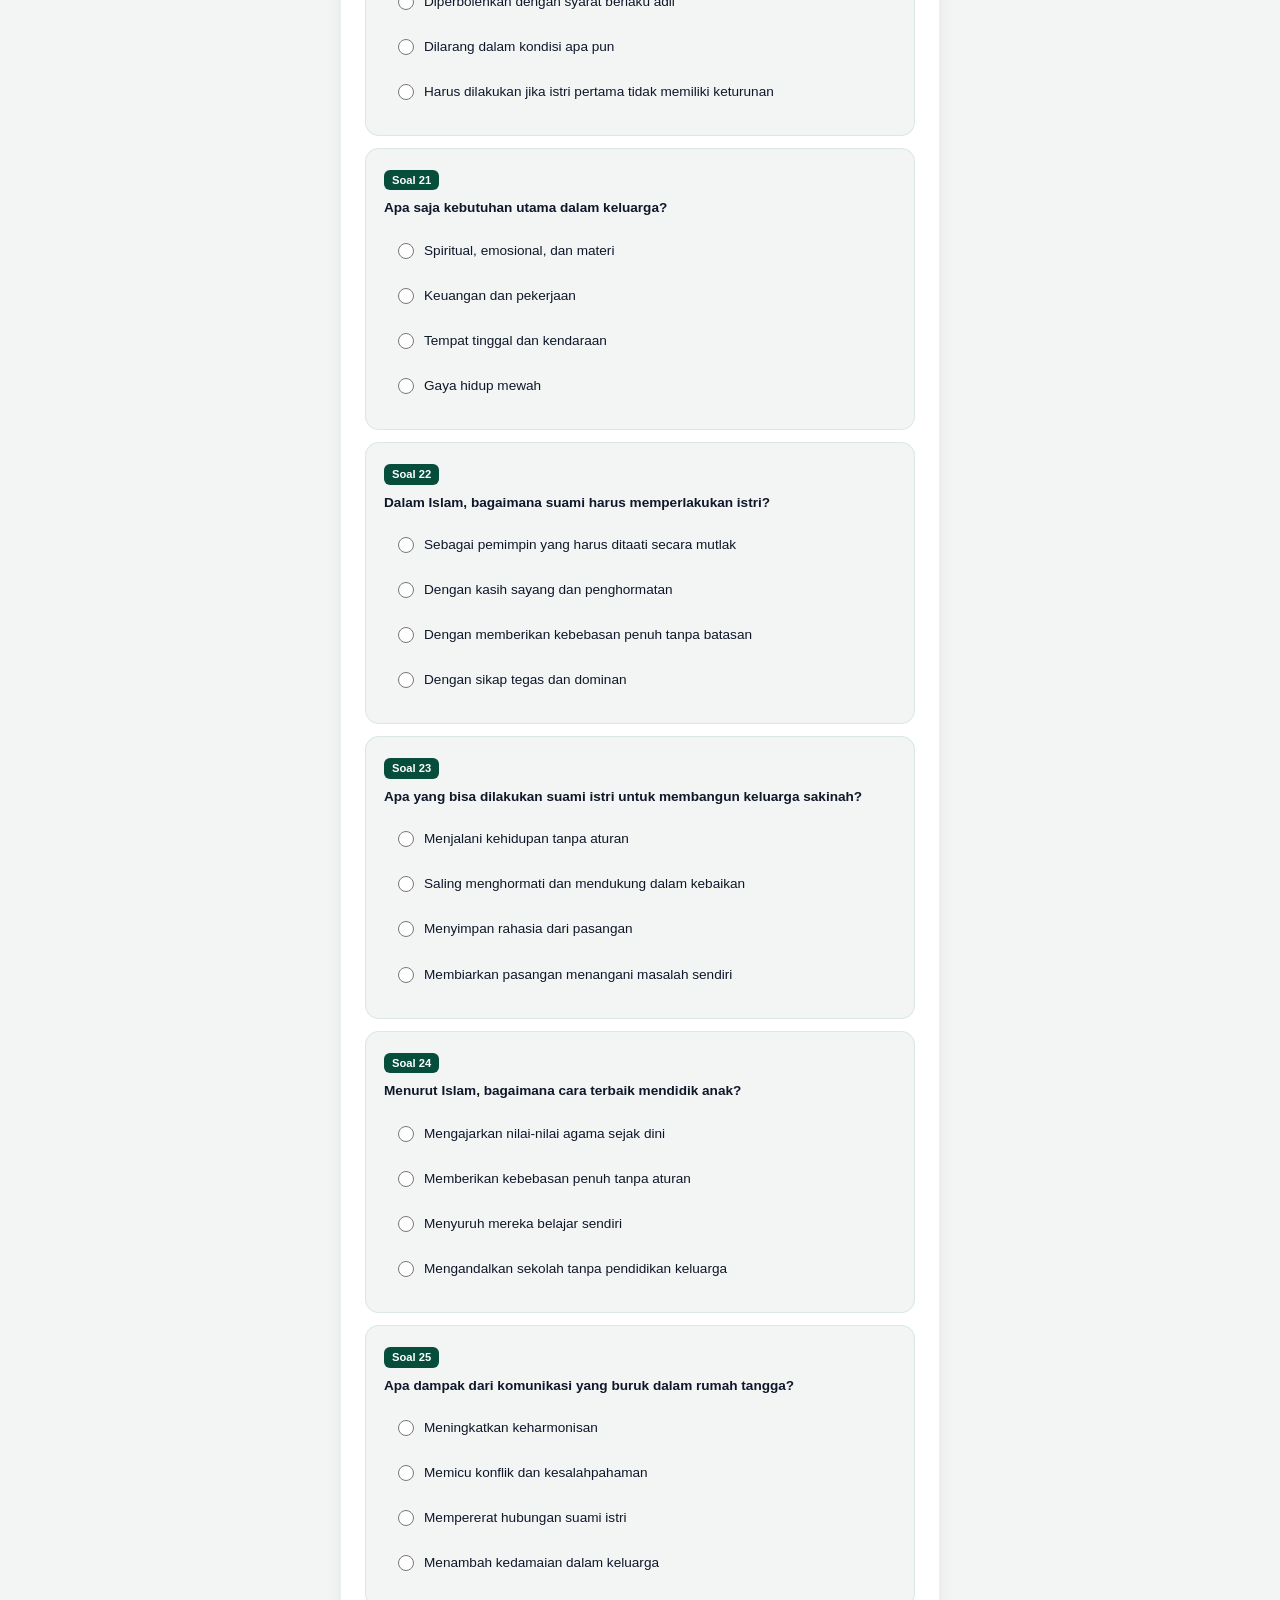
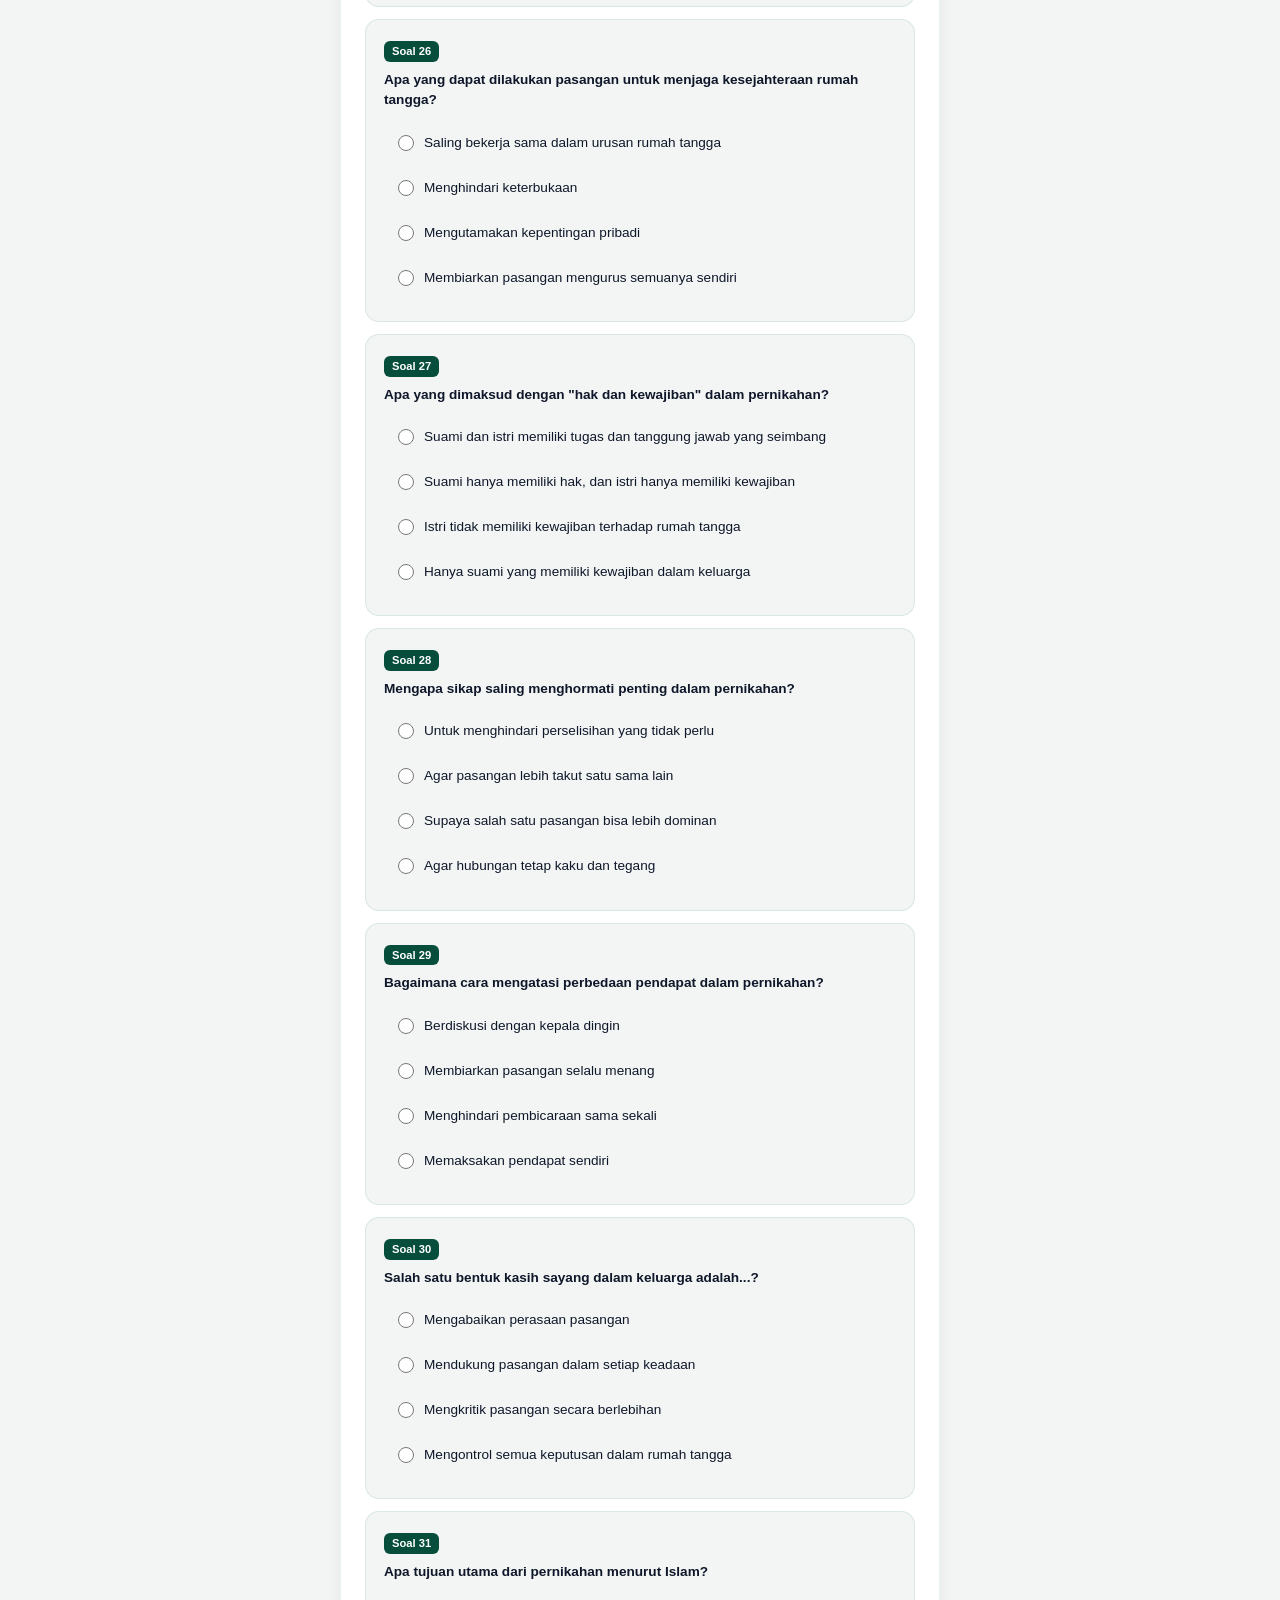
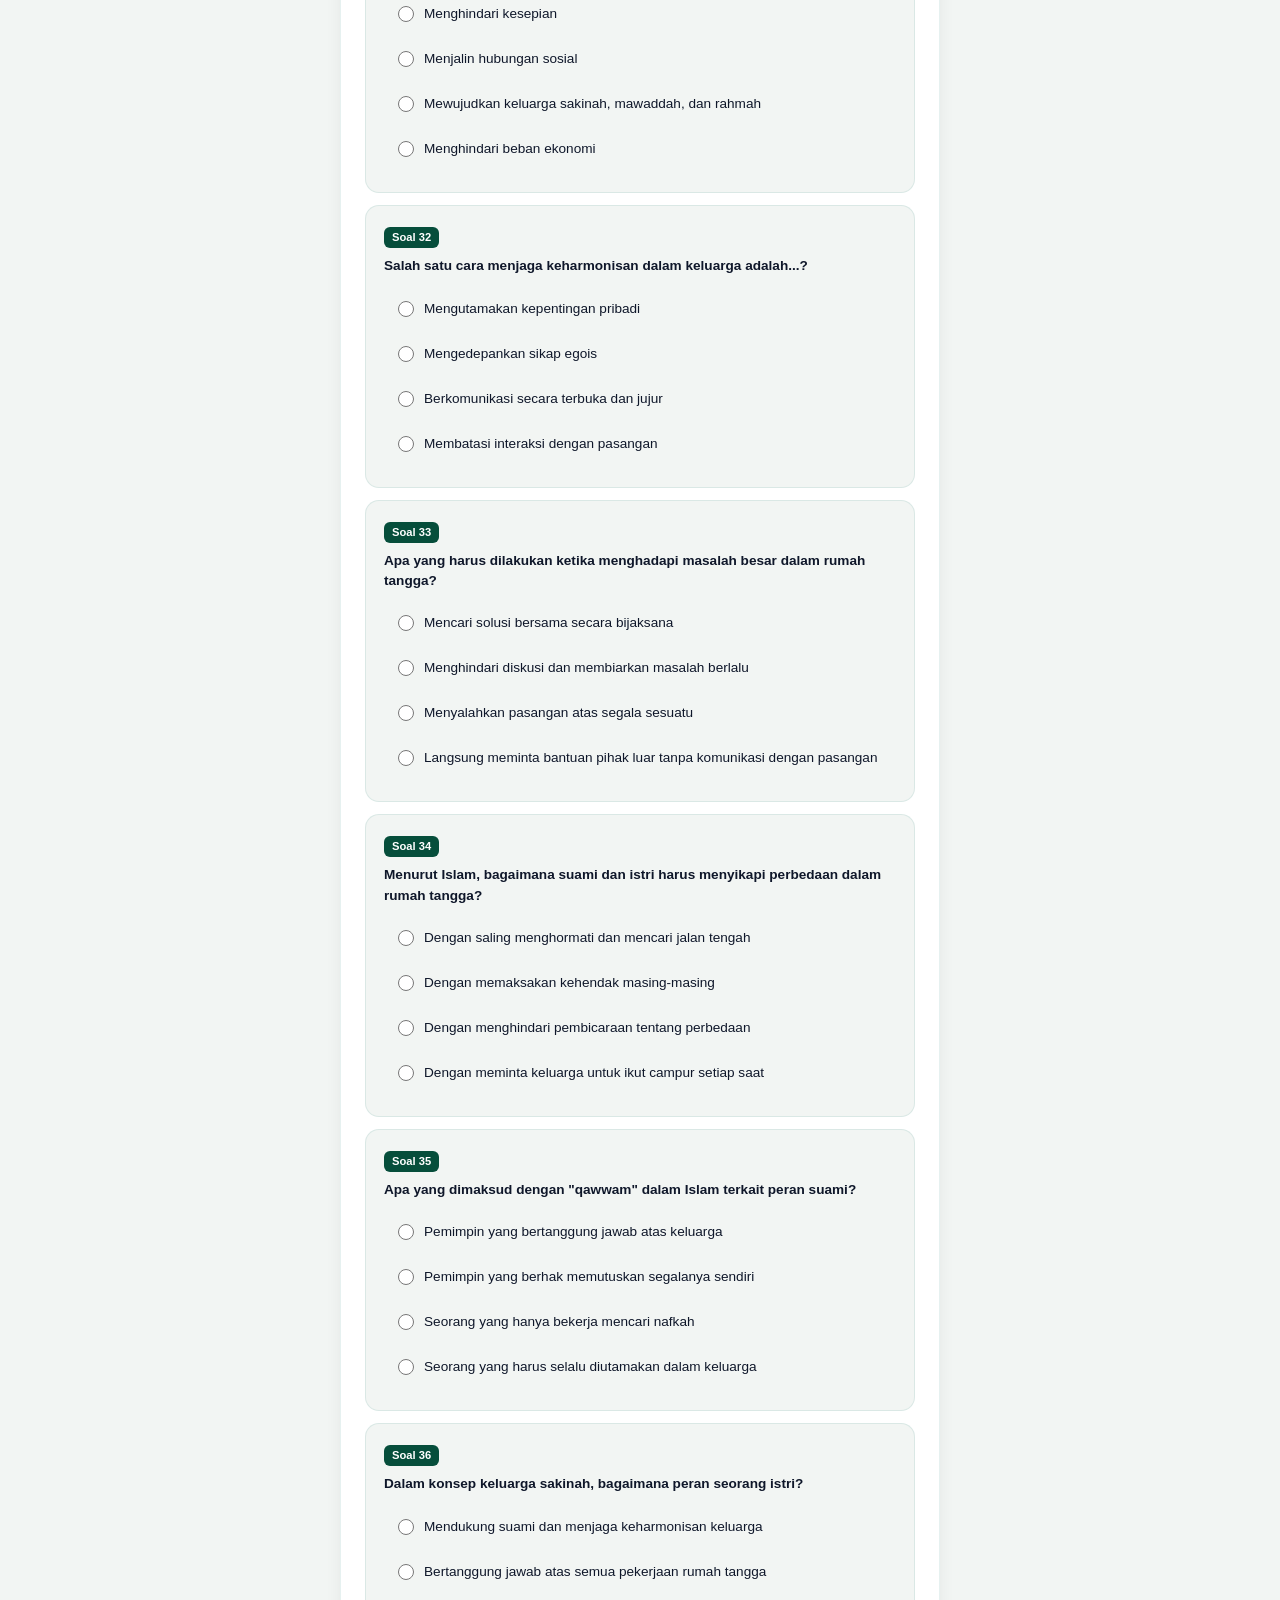
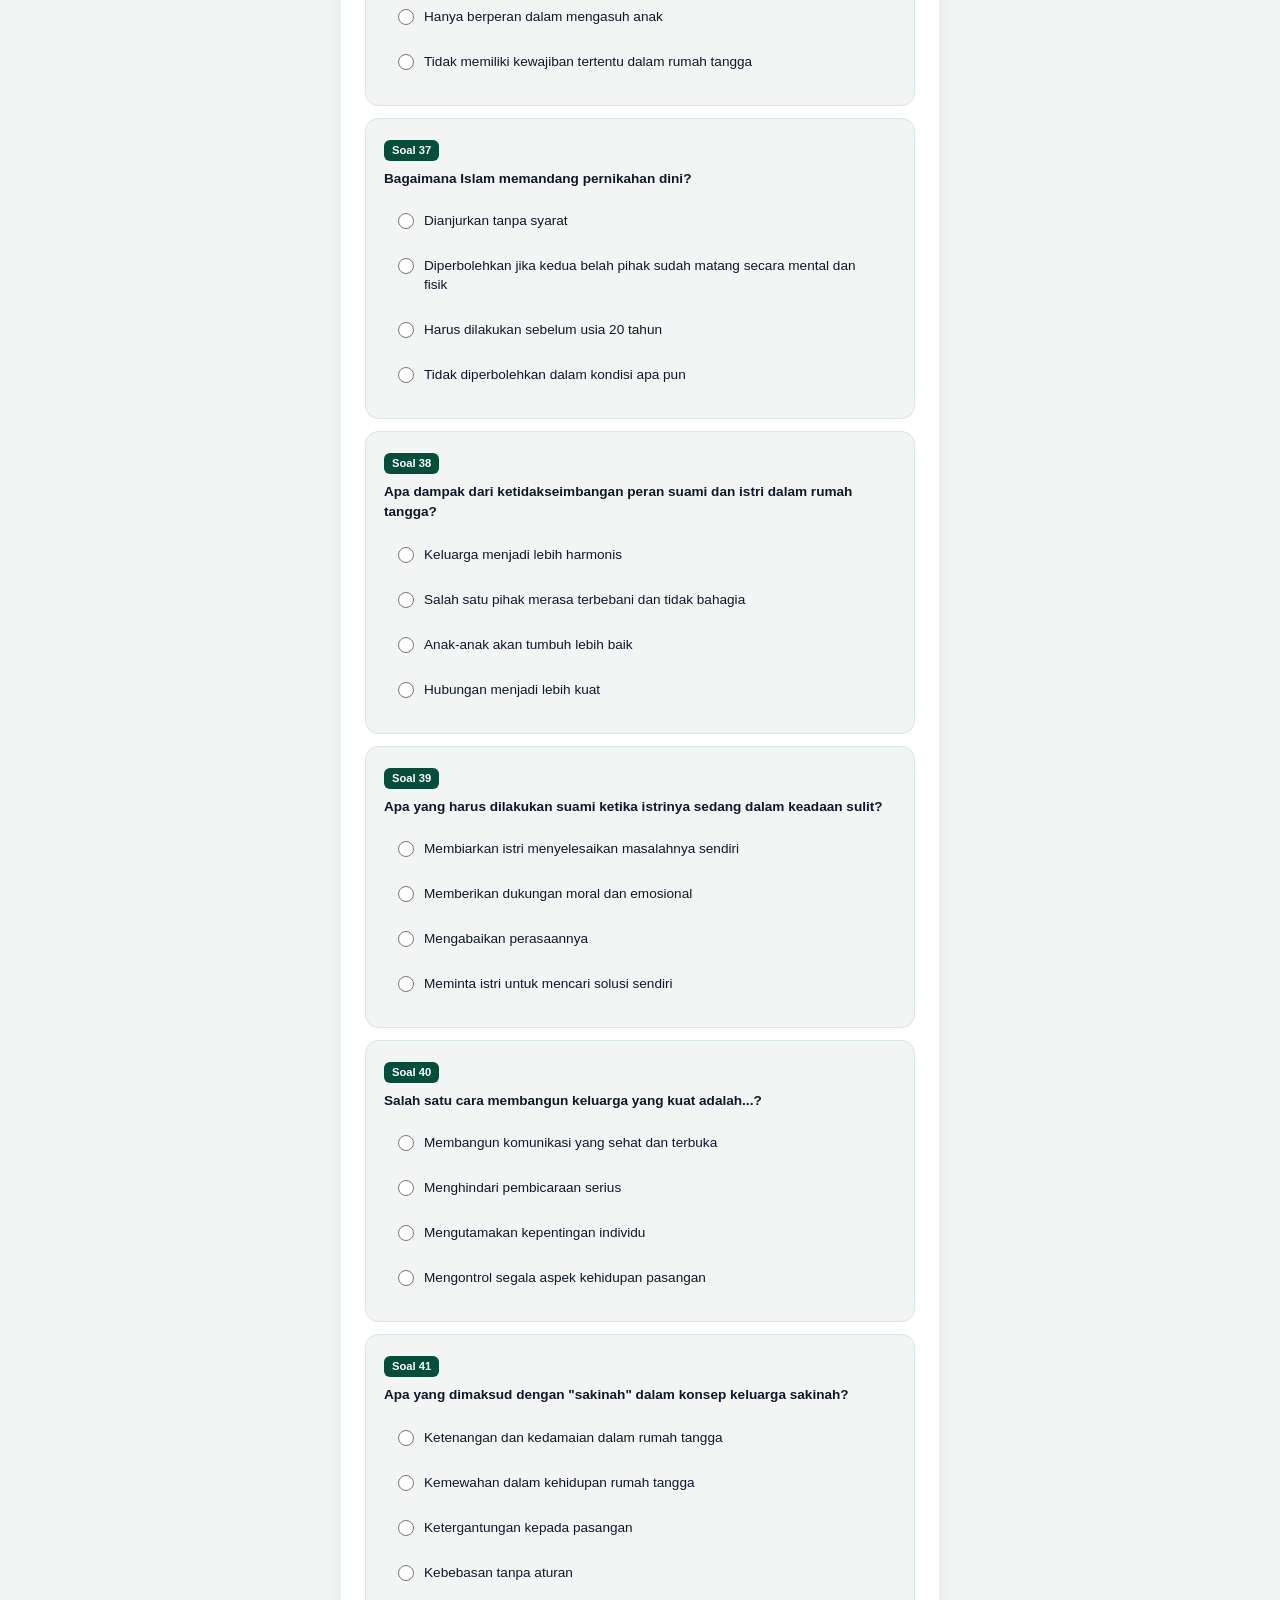
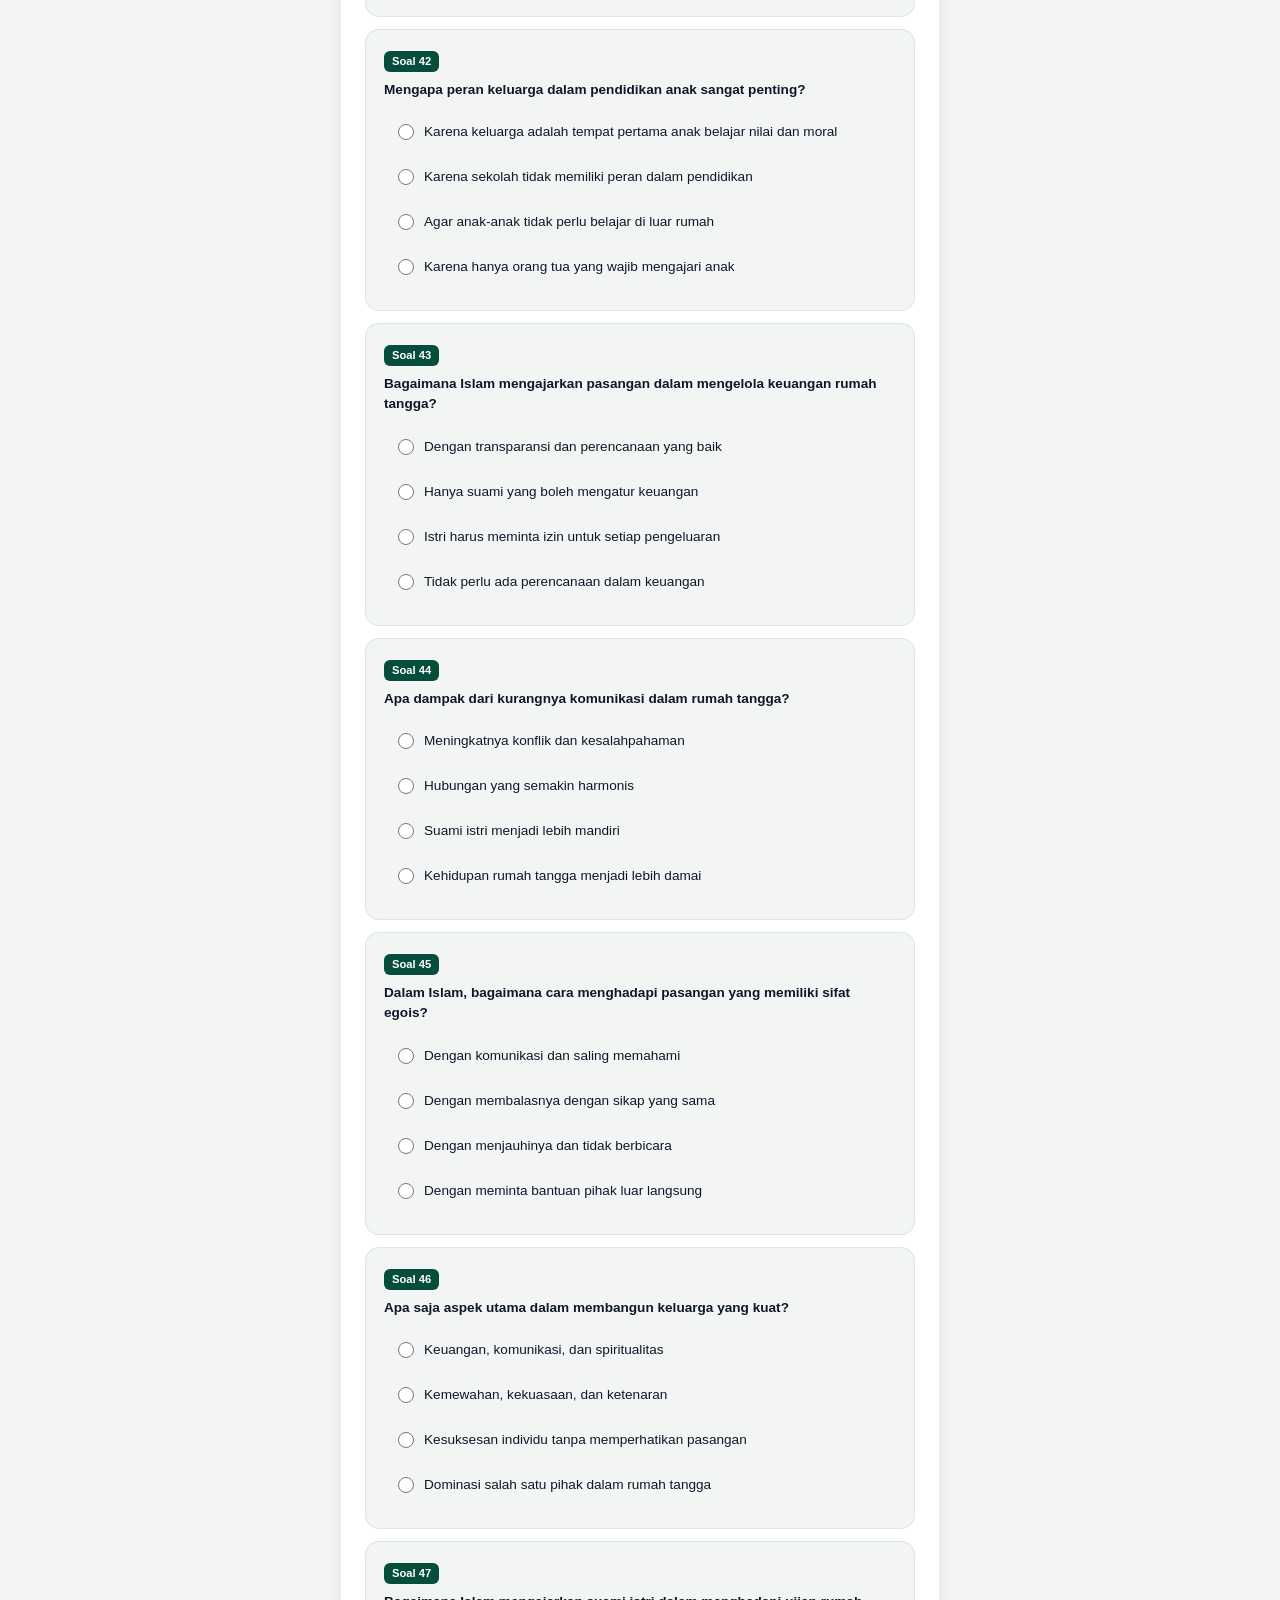
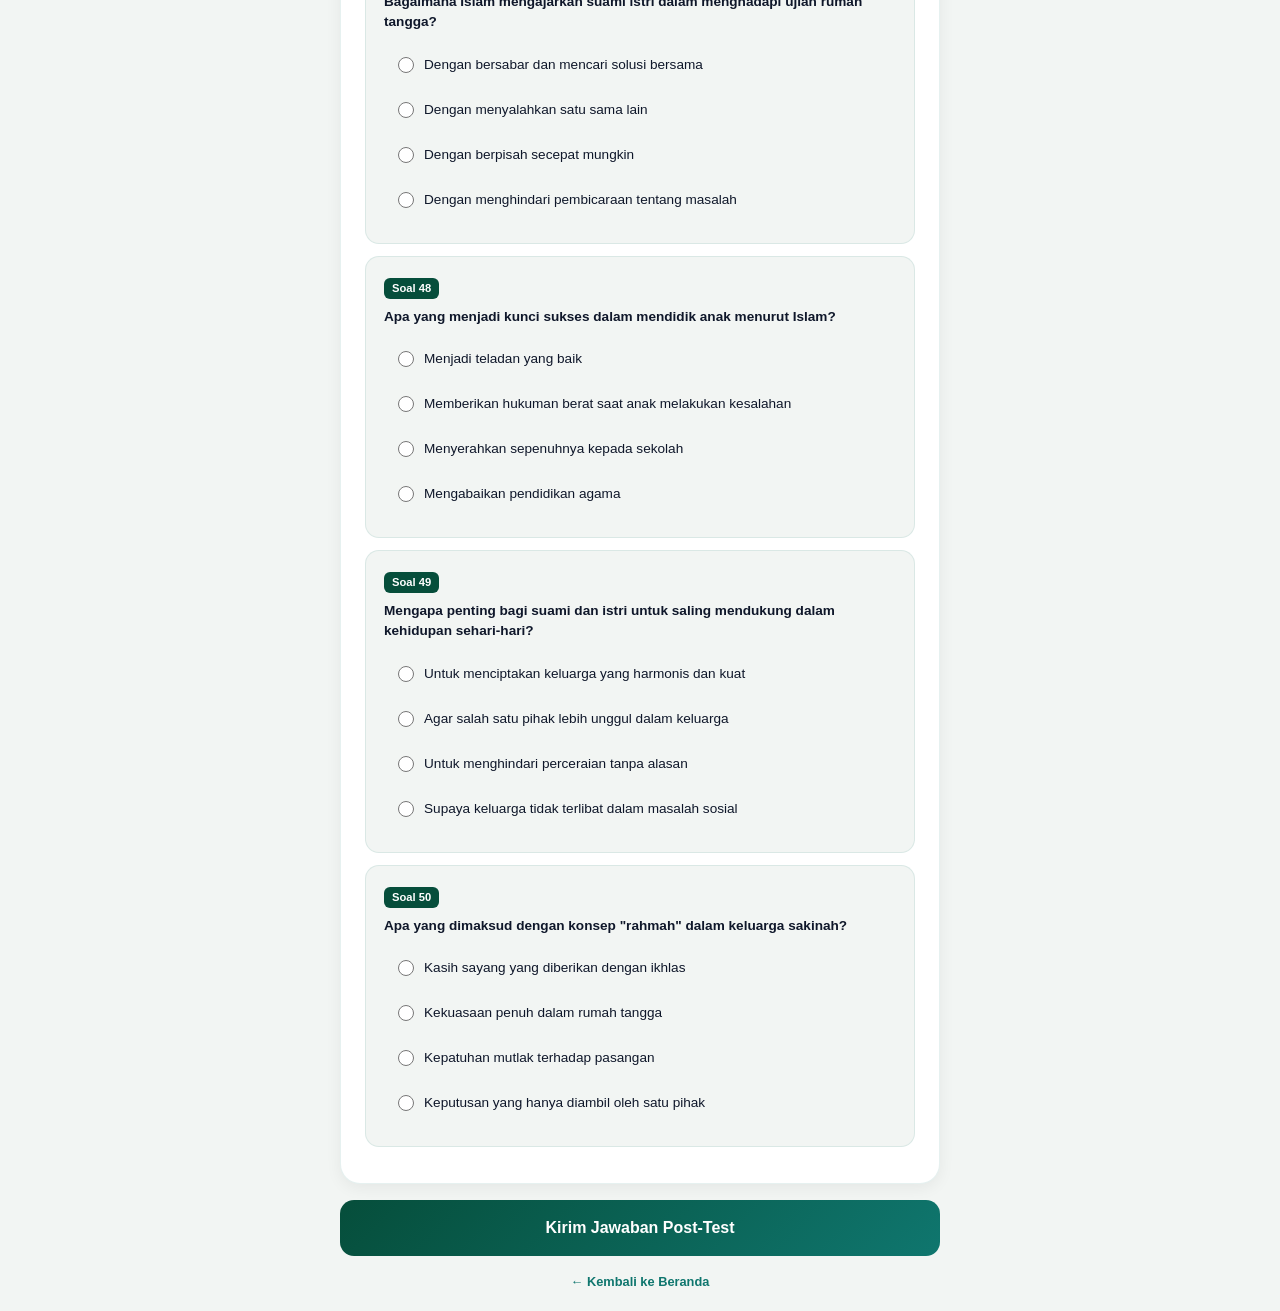
<file: posttest.html>
<!DOCTYPE html>
<html lang="id">
<head>
    <meta charset="UTF-8">
    <meta name="viewport" content="width=device-width, initial-scale=1.0">
    <title>Post-Test Bimwin – iNikah</title>
    <link href="https://fonts.googleapis.com/icon?family=Material+Icons+Outlined" rel="stylesheet">
    <link href="https://fonts.googleapis.com/css2?family=Playfair+Display:ital,wght@0,700;1,400&display=swap" rel="stylesheet">
    <link href="https://cdn.jsdelivr.net/npm/bootstrap@5.3.0/dist/css/bootstrap.min.css" rel="stylesheet">
    <style>
        :root {
            --green-deep: #064e3b;
            --green-mid: #0f766e;
            --green-light: #14b8a6;
            --bg: #f2f5f3;
            --text: #0f172a;
            --muted: #64748b;
            --border: rgba(15, 118, 110, 0.1);
        }
        * { box-sizing: border-box; }
        body {
            font-family: -apple-system, BlinkMacSystemFont, "SF Pro Text", sans-serif;
            background: var(--bg); color: var(--text);
            min-height: 100vh; padding: 20px;
        }
        .form-container { max-width: 600px; margin: 0 auto; }
        .form-header { text-align: center; padding: 20px 0; }
        .form-logo { font-family: "Playfair Display", serif; font-size: 1.6rem; }
        .form-logo .wi { font-style: italic; color: #b45309; }
        .form-logo .wn { font-weight: 700; }
        .form-sub { font-size: 0.75rem; color: var(--muted); margin-top: 4px; }
        .form-card {
            background: #fff; border-radius: 20px; padding: 24px;
            box-shadow: 0 4px 16px rgba(0,0,0,0.06); border: 1px solid var(--border);
            margin-bottom: 16px;
        }
        .form-card h3 { font-size: 0.95rem; font-weight: 700; margin-bottom: 6px; }
        .form-card p { font-size: 0.8rem; color: var(--muted); margin-bottom: 16px; }
        .form-input {
            width: 100%; padding: 14px 18px; border-radius: 12px;
            border: 1.5px solid var(--border); font-size: 0.9rem;
            outline: none; margin-bottom: 12px; transition: border 0.2s;
        }
        .form-input:focus { border-color: var(--green-mid); }
        .question-card {
            background: var(--bg); border-radius: 14px; padding: 18px;
            margin-bottom: 12px; border: 1px solid var(--border);
        }
        .question-card .q-title {
            font-size: 0.85rem; font-weight: 600; margin-bottom: 12px; line-height: 1.5;
        }
        .question-card .q-num {
            display: inline-block; background: var(--green-deep); color: #fff;
            font-size: 0.7rem; padding: 2px 8px; border-radius: 6px;
            margin-bottom: 8px; font-weight: 700;
        }
        .option-label {
            display: flex; align-items: flex-start; gap: 10px;
            padding: 10px 14px; border-radius: 10px; cursor: pointer;
            margin-bottom: 6px; transition: background 0.2s; font-size: 0.85rem; line-height: 1.4;
        }
        .option-label:hover { background: rgba(15, 118, 110, 0.06); }
        .option-label input[type="radio"] { accent-color: var(--green-mid); width: 16px; height: 16px; margin-top: 2px; flex-shrink: 0; }
        .btn-submit {
            width: 100%; padding: 16px; border-radius: 14px; border: none;
            background: linear-gradient(135deg, var(--green-deep), var(--green-mid));
            color: #fff; font-size: 1rem; font-weight: 700; cursor: pointer;
            transition: opacity 0.2s;
        }
        .btn-submit:hover { opacity: 0.9; }
        .btn-submit:disabled { opacity: 0.5; cursor: not-allowed; }
        .success-msg { text-align: center; padding: 40px 20px; }
        .success-msg .material-icons-outlined { font-size: 64px; color: var(--green-mid); }
        .back-link {
            display: block; text-align: center; margin-top: 16px;
            font-size: 0.8rem; color: var(--green-mid); text-decoration: none; font-weight: 600;
        }
        .progress-bar-container { position: sticky; top: 0; z-index: 10; background: var(--bg); padding: 8px 0; }
        .progress-bar { height: 6px; background: #e2e8f0; border-radius: 3px; overflow: hidden; }
        .progress-bar-fill { height: 100%; background: linear-gradient(90deg, var(--green-deep), var(--green-light)); transition: width 0.3s; width: 0%; }
        .progress-text { font-size: 0.7rem; color: var(--muted); text-align: center; margin-top: 4px; }
    </style>
</head>
<body>
    <div class="form-container">
        <div class="form-header">
            <div class="form-logo"><span class="wi">i</span><span class="wn">Nikah</span></div>
            <p class="form-sub">Post-Test Bimbingan Perkawinan KUA Karangdadap</p>
        </div>

        <div class="progress-bar-container">
            <div class="progress-bar"><div class="progress-bar-fill" id="progressFill"></div></div>
            <div class="progress-text" id="progressText">0 / 50 soal dijawab</div>
        </div>

        <form id="pretestForm">
            <!-- Data Diri -->
            <div class="form-card">
                <h3>Data Diri Peserta</h3>
                <p>Lengkapi data-data Anda berikut ini menggunakan huruf besar!</p>
                <input type="text" class="form-input" id="nama" placeholder="Nama Lengkap *" required style="text-transform:uppercase;">
                <input type="date" class="form-input" id="tanggal" required>
                <input type="text" class="form-input" id="nik" placeholder="Nomor KTP *" maxlength="16" inputmode="numeric" required>
            </div>

            <!-- Soal-soal -->
            <div class="form-card">
                <h3>Jawablah pertanyaan-pertanyaan di bawah ini dengan benar!</h3>
                <p>Setiap soal bernilai 2 poin. Total nilai maksimal: 100.</p>

                <div class="question-card">
                    <span class="q-num">Soal 1</span>
                    <div class="q-title">Apa yang menjadi tujuan utama pernikahan dalam Islam?</div>
                    <label class="option-label"><input type="radio" name="q1" value="a" required> Memperoleh keturunan</label>
                    <label class="option-label"><input type="radio" name="q1" value="b"> Mencari kebahagiaan dunia semata</label>
                    <label class="option-label"><input type="radio" name="q1" value="c"> Mencapai sakinah, mawaddah, dan rahmah</label>
                    <label class="option-label"><input type="radio" name="q1" value="d"> Menghindari kesepian</label>
                </div>

                <div class="question-card">
                    <span class="q-num">Soal 2</span>
                    <div class="q-title">Menurut QS. Ar-Rum ayat 21, apa yang diberikan Allah dalam pernikahan?</div>
                    <label class="option-label"><input type="radio" name="q2" value="a" required> Harta dan keturunan</label>
                    <label class="option-label"><input type="radio" name="q2" value="b"> Kedamaian, kasih sayang, dan rahmat</label>
                    <label class="option-label"><input type="radio" name="q2" value="c"> Ujian dan cobaan</label>
                    <label class="option-label"><input type="radio" name="q2" value="d"> Keberuntungan dan kemuliaan</label>
                </div>

                <div class="question-card">
                    <span class="q-num">Soal 3</span>
                    <div class="q-title">Salah satu kunci pernikahan yang sukses adalah...?</div>
                    <label class="option-label"><input type="radio" name="q3" value="a" required> Keberanian untuk mengambil risiko</label>
                    <label class="option-label"><input type="radio" name="q3" value="b"> Kerelaan, kemauan, dan komitmen</label>
                    <label class="option-label"><input type="radio" name="q3" value="c"> Mengutamakan kepentingan individu</label>
                    <label class="option-label"><input type="radio" name="q3" value="d"> Keberlimpahan materi</label>
                </div>

                <div class="question-card">
                    <span class="q-num">Soal 4</span>
                    <div class="q-title">Menurut ajaran Islam, pernikahan sebaiknya dilakukan pada usia...?</div>
                    <label class="option-label"><input type="radio" name="q4" value="a" required> Sedini mungkin setelah akil baligh</label>
                    <label class="option-label"><input type="radio" name="q4" value="b"> Saat pasangan sudah mapan secara ekonomi</label>
                    <label class="option-label"><input type="radio" name="q4" value="c"> Ketika sudah mencapai kedewasaan fisik dan mental</label>
                    <label class="option-label"><input type="radio" name="q4" value="d"> Saat sudah mendapatkan pasangan yang kaya</label>
                </div>

                <div class="question-card">
                    <span class="q-num">Soal 5</span>
                    <div class="q-title">Dalam Islam, suami memiliki tanggung jawab utama yaitu...?</div>
                    <label class="option-label"><input type="radio" name="q5" value="a" required> Memasak dan mengurus rumah tangga</label>
                    <label class="option-label"><input type="radio" name="q5" value="b"> Memberikan nafkah dan membimbing istri</label>
                    <label class="option-label"><input type="radio" name="q5" value="c"> Membantu istri dalam mengurus anak</label>
                    <label class="option-label"><input type="radio" name="q5" value="d"> Mengatur seluruh kehidupan keluarga secara mutlak</label>
                </div>

                <div class="question-card">
                    <span class="q-num">Soal 6</span>
                    <div class="q-title">Apa yang dimaksud dengan "nafkah" dalam rumah tangga Islam?</div>
                    <label class="option-label"><input type="radio" name="q6" value="a" required> Hanya makanan dan minuman yang cukup</label>
                    <label class="option-label"><input type="radio" name="q6" value="b"> Semua kebutuhan hidup termasuk spiritual dan emosional</label>
                    <label class="option-label"><input type="radio" name="q6" value="c"> Hanya uang bulanan yang diberikan suami</label>
                    <label class="option-label"><input type="radio" name="q6" value="d"> Hanya tempat tinggal</label>
                </div>

                <div class="question-card">
                    <span class="q-num">Soal 7</span>
                    <div class="q-title">Bagaimana Islam memandang peran istri dalam rumah tangga?</div>
                    <label class="option-label"><input type="radio" name="q7" value="a" required> Harus tetap di rumah dan tidak boleh bekerja</label>
                    <label class="option-label"><input type="radio" name="q7" value="b"> Wajib membantu ekonomi keluarga</label>
                    <label class="option-label"><input type="radio" name="q7" value="c"> Bertanggung jawab dalam urusan domestik tetapi bisa berperan publik</label>
                    <label class="option-label"><input type="radio" name="q7" value="d"> Tidak memiliki peran khusus dalam keluarga</label>
                </div>

                <div class="question-card">
                    <span class="q-num">Soal 8</span>
                    <div class="q-title">Apa yang menjadi penyebab umum konflik dalam rumah tangga?</div>
                    <label class="option-label"><input type="radio" name="q8" value="a" required> Perbedaan karakter dan harapan</label>
                    <label class="option-label"><input type="radio" name="q8" value="b"> Tidak adanya anak dalam pernikahan</label>
                    <label class="option-label"><input type="radio" name="q8" value="c"> Terlalu sering bepergian</label>
                    <label class="option-label"><input type="radio" name="q8" value="d"> Seringnya makan di luar</label>
                </div>

                <div class="question-card">
                    <span class="q-num">Soal 9</span>
                    <div class="q-title">Salah satu cara terbaik menyelesaikan konflik rumah tangga adalah...?</div>
                    <label class="option-label"><input type="radio" name="q9" value="a" required> Menghindari pembicaraan tentang masalah</label>
                    <label class="option-label"><input type="radio" name="q9" value="b"> Mengedepankan komunikasi yang baik</label>
                    <label class="option-label"><input type="radio" name="q9" value="c"> Membiarkan konflik berlalu tanpa penyelesaian</label>
                    <label class="option-label"><input type="radio" name="q9" value="d"> Mengandalkan pihak ketiga dalam setiap keputusan</label>
                </div>

                <div class="question-card">
                    <span class="q-num">Soal 10</span>
                    <div class="q-title">Apa yang harus dilakukan suami dan istri untuk menjaga keharmonisan rumah tangga?</div>
                    <label class="option-label"><input type="radio" name="q10" value="a" required> Memaksakan kehendak masing-masing</label>
                    <label class="option-label"><input type="radio" name="q10" value="b"> Saling menghargai dan bekerja sama</label>
                    <label class="option-label"><input type="radio" name="q10" value="c"> Fokus pada karier masing-masing</label>
                    <label class="option-label"><input type="radio" name="q10" value="d"> Menghindari komunikasi yang berlebihan</label>
                </div>

                <div class="question-card">
                    <span class="q-num">Soal 11</span>
                    <div class="q-title">Dalam Islam, pernikahan disebut sebagai "Mitsaqan Ghalizhan" yang berarti...?</div>
                    <label class="option-label"><input type="radio" name="q11" value="a" required> Ikatan sementara</label>
                    <label class="option-label"><input type="radio" name="q11" value="b"> Janji yang kuat</label>
                    <label class="option-label"><input type="radio" name="q11" value="c"> Perjanjian tertulis</label>
                    <label class="option-label"><input type="radio" name="q11" value="d"> Kontrak bisnis</label>
                </div>

                <div class="question-card">
                    <span class="q-num">Soal 12</span>
                    <div class="q-title">Apa saja prinsip dalam perkawinan menurut Islam?</div>
                    <label class="option-label"><input type="radio" name="q12" value="a" required> Saling mencintai, memahami, dan menghargai</label>
                    <label class="option-label"><input type="radio" name="q12" value="b"> Mementingkan kepentingan individu</label>
                    <label class="option-label"><input type="radio" name="q12" value="c"> Mengutamakan harta dalam membangun rumah tangga</label>
                    <label class="option-label"><input type="radio" name="q12" value="d"> Menghindari keterbukaan dalam komunikasi</label>
                </div>

                <div class="question-card">
                    <span class="q-num">Soal 13</span>
                    <div class="q-title">Menurut Islam, apakah seorang perempuan boleh menolak pernikahan yang dipaksakan?</div>
                    <label class="option-label"><input type="radio" name="q13" value="a" required> Tidak boleh, karena orang tua yang menentukan</label>
                    <label class="option-label"><input type="radio" name="q13" value="b"> Boleh, karena pernikahan harus didasarkan pada kerelaan</label>
                    <label class="option-label"><input type="radio" name="q13" value="c"> Hanya boleh jika calon suami miskin</label>
                    <label class="option-label"><input type="radio" name="q13" value="d"> Tidak boleh jika sudah ada persetujuan keluarga</label>
                </div>

                <div class="question-card">
                    <span class="q-num">Soal 14</span>
                    <div class="q-title">Apa tujuan utama dari mahar dalam pernikahan?</div>
                    <label class="option-label"><input type="radio" name="q14" value="a" required> Bentuk penghormatan kepada calon istri</label>
                    <label class="option-label"><input type="radio" name="q14" value="b"> Menunjukkan status sosial suami</label>
                    <label class="option-label"><input type="radio" name="q14" value="c"> Sebagai alat untuk mengikat pernikahan</label>
                    <label class="option-label"><input type="radio" name="q14" value="d"> Sebagai bukti keseriusan orang tua mempelai</label>
                </div>

                <div class="question-card">
                    <span class="q-num">Soal 15</span>
                    <div class="q-title">Bagaimana Islam memandang perceraian?</div>
                    <label class="option-label"><input type="radio" name="q15" value="a" required> Halal, tetapi dibenci oleh Allah</label>
                    <label class="option-label"><input type="radio" name="q15" value="b"> Dilarang dalam kondisi apa pun</label>
                    <label class="option-label"><input type="radio" name="q15" value="c"> Wajib dilakukan jika suami dan istri bertengkar</label>
                    <label class="option-label"><input type="radio" name="q15" value="d"> Disarankan untuk dilakukan setelah lima tahun menikah</label>
                </div>

                <div class="question-card">
                    <span class="q-num">Soal 16</span>
                    <div class="q-title">Apa yang dimaksud dengan konsep "mu'asyarah bil ma'ruf" dalam pernikahan?</div>
                    <label class="option-label"><input type="radio" name="q16" value="a" required> Berinteraksi dengan pasangan secara baik dan wajar</label>
                    <label class="option-label"><input type="radio" name="q16" value="b"> Hidup bersama tanpa menikah</label>
                    <label class="option-label"><input type="radio" name="q16" value="c"> Bergaul dengan masyarakat lebih baik daripada dengan keluarga</label>
                    <label class="option-label"><input type="radio" name="q16" value="d"> Mengutamakan urusan pribadi di atas keluarga</label>
                </div>

                <div class="question-card">
                    <span class="q-num">Soal 17</span>
                    <div class="q-title">Mengapa komunikasi dalam pernikahan sangat penting?</div>
                    <label class="option-label"><input type="radio" name="q17" value="a" required> Untuk menghindari perceraian</label>
                    <label class="option-label"><input type="radio" name="q17" value="b"> Agar bisa menyampaikan perasaan dan harapan dengan baik</label>
                    <label class="option-label"><input type="radio" name="q17" value="c"> Untuk mengontrol pasangan</label>
                    <label class="option-label"><input type="radio" name="q17" value="d"> Supaya dapat memenangkan setiap perdebatan</label>
                </div>

                <div class="question-card">
                    <span class="q-num">Soal 18</span>
                    <div class="q-title">Apa yang harus dilakukan pasangan suami istri jika menghadapi masalah dalam rumah tangga?</div>
                    <label class="option-label"><input type="radio" name="q18" value="a" required> Menghindari pembicaraan dan membiarkan masalah berlalu</label>
                    <label class="option-label"><input type="radio" name="q18" value="b"> Menyelesaikan masalah dengan komunikasi terbuka dan musyawarah</label>
                    <label class="option-label"><input type="radio" name="q18" value="c"> Segera mengajukan gugatan cerai</label>
                    <label class="option-label"><input type="radio" name="q18" value="d"> Mencari kesalahan pasangan</label>
                </div>

                <div class="question-card">
                    <span class="q-num">Soal 19</span>
                    <div class="q-title">Salah satu ciri keluarga sakinah adalah...?</div>
                    <label class="option-label"><input type="radio" name="q19" value="a" required> Sering bepergian ke luar negeri</label>
                    <label class="option-label"><input type="radio" name="q19" value="b"> Kehidupan yang harmonis, damai, dan penuh kasih sayang</label>
                    <label class="option-label"><input type="radio" name="q19" value="c"> Tidak adanya konflik sama sekali</label>
                    <label class="option-label"><input type="radio" name="q19" value="d"> Tidak adanya tanggung jawab dalam rumah tangga</label>
                </div>

                <div class="question-card">
                    <span class="q-num">Soal 20</span>
                    <div class="q-title">Bagaimana Islam memandang poligami?</div>
                    <label class="option-label"><input type="radio" name="q20" value="a" required> Wajib dilakukan oleh semua laki-laki</label>
                    <label class="option-label"><input type="radio" name="q20" value="b"> Diperbolehkan dengan syarat berlaku adil</label>
                    <label class="option-label"><input type="radio" name="q20" value="c"> Dilarang dalam kondisi apa pun</label>
                    <label class="option-label"><input type="radio" name="q20" value="d"> Harus dilakukan jika istri pertama tidak memiliki keturunan</label>
                </div>

                <div class="question-card">
                    <span class="q-num">Soal 21</span>
                    <div class="q-title">Apa saja kebutuhan utama dalam keluarga?</div>
                    <label class="option-label"><input type="radio" name="q21" value="a" required> Spiritual, emosional, dan materi</label>
                    <label class="option-label"><input type="radio" name="q21" value="b"> Keuangan dan pekerjaan</label>
                    <label class="option-label"><input type="radio" name="q21" value="c"> Tempat tinggal dan kendaraan</label>
                    <label class="option-label"><input type="radio" name="q21" value="d"> Gaya hidup mewah</label>
                </div>

                <div class="question-card">
                    <span class="q-num">Soal 22</span>
                    <div class="q-title">Dalam Islam, bagaimana suami harus memperlakukan istri?</div>
                    <label class="option-label"><input type="radio" name="q22" value="a" required> Sebagai pemimpin yang harus ditaati secara mutlak</label>
                    <label class="option-label"><input type="radio" name="q22" value="b"> Dengan kasih sayang dan penghormatan</label>
                    <label class="option-label"><input type="radio" name="q22" value="c"> Dengan memberikan kebebasan penuh tanpa batasan</label>
                    <label class="option-label"><input type="radio" name="q22" value="d"> Dengan sikap tegas dan dominan</label>
                </div>

                <div class="question-card">
                    <span class="q-num">Soal 23</span>
                    <div class="q-title">Apa yang bisa dilakukan suami istri untuk membangun keluarga sakinah?</div>
                    <label class="option-label"><input type="radio" name="q23" value="a" required> Menjalani kehidupan tanpa aturan</label>
                    <label class="option-label"><input type="radio" name="q23" value="b"> Saling menghormati dan mendukung dalam kebaikan</label>
                    <label class="option-label"><input type="radio" name="q23" value="c"> Menyimpan rahasia dari pasangan</label>
                    <label class="option-label"><input type="radio" name="q23" value="d"> Membiarkan pasangan menangani masalah sendiri</label>
                </div>

                <div class="question-card">
                    <span class="q-num">Soal 24</span>
                    <div class="q-title">Menurut Islam, bagaimana cara terbaik mendidik anak?</div>
                    <label class="option-label"><input type="radio" name="q24" value="a" required> Mengajarkan nilai-nilai agama sejak dini</label>
                    <label class="option-label"><input type="radio" name="q24" value="b"> Memberikan kebebasan penuh tanpa aturan</label>
                    <label class="option-label"><input type="radio" name="q24" value="c"> Menyuruh mereka belajar sendiri</label>
                    <label class="option-label"><input type="radio" name="q24" value="d"> Mengandalkan sekolah tanpa pendidikan keluarga</label>
                </div>

                <div class="question-card">
                    <span class="q-num">Soal 25</span>
                    <div class="q-title">Apa dampak dari komunikasi yang buruk dalam rumah tangga?</div>
                    <label class="option-label"><input type="radio" name="q25" value="a" required> Meningkatkan keharmonisan</label>
                    <label class="option-label"><input type="radio" name="q25" value="b"> Memicu konflik dan kesalahpahaman</label>
                    <label class="option-label"><input type="radio" name="q25" value="c"> Mempererat hubungan suami istri</label>
                    <label class="option-label"><input type="radio" name="q25" value="d"> Menambah kedamaian dalam keluarga</label>
                </div>

                <div class="question-card">
                    <span class="q-num">Soal 26</span>
                    <div class="q-title">Apa yang dapat dilakukan pasangan untuk menjaga kesejahteraan rumah tangga?</div>
                    <label class="option-label"><input type="radio" name="q26" value="a" required> Saling bekerja sama dalam urusan rumah tangga</label>
                    <label class="option-label"><input type="radio" name="q26" value="b"> Menghindari keterbukaan</label>
                    <label class="option-label"><input type="radio" name="q26" value="c"> Mengutamakan kepentingan pribadi</label>
                    <label class="option-label"><input type="radio" name="q26" value="d"> Membiarkan pasangan mengurus semuanya sendiri</label>
                </div>

                <div class="question-card">
                    <span class="q-num">Soal 27</span>
                    <div class="q-title">Apa yang dimaksud dengan "hak dan kewajiban" dalam pernikahan?</div>
                    <label class="option-label"><input type="radio" name="q27" value="a" required> Suami dan istri memiliki tugas dan tanggung jawab yang seimbang</label>
                    <label class="option-label"><input type="radio" name="q27" value="b"> Suami hanya memiliki hak, dan istri hanya memiliki kewajiban</label>
                    <label class="option-label"><input type="radio" name="q27" value="c"> Istri tidak memiliki kewajiban terhadap rumah tangga</label>
                    <label class="option-label"><input type="radio" name="q27" value="d"> Hanya suami yang memiliki kewajiban dalam keluarga</label>
                </div>

                <div class="question-card">
                    <span class="q-num">Soal 28</span>
                    <div class="q-title">Mengapa sikap saling menghormati penting dalam pernikahan?</div>
                    <label class="option-label"><input type="radio" name="q28" value="a" required> Untuk menghindari perselisihan yang tidak perlu</label>
                    <label class="option-label"><input type="radio" name="q28" value="b"> Agar pasangan lebih takut satu sama lain</label>
                    <label class="option-label"><input type="radio" name="q28" value="c"> Supaya salah satu pasangan bisa lebih dominan</label>
                    <label class="option-label"><input type="radio" name="q28" value="d"> Agar hubungan tetap kaku dan tegang</label>
                </div>

                <div class="question-card">
                    <span class="q-num">Soal 29</span>
                    <div class="q-title">Bagaimana cara mengatasi perbedaan pendapat dalam pernikahan?</div>
                    <label class="option-label"><input type="radio" name="q29" value="a" required> Berdiskusi dengan kepala dingin</label>
                    <label class="option-label"><input type="radio" name="q29" value="b"> Membiarkan pasangan selalu menang</label>
                    <label class="option-label"><input type="radio" name="q29" value="c"> Menghindari pembicaraan sama sekali</label>
                    <label class="option-label"><input type="radio" name="q29" value="d"> Memaksakan pendapat sendiri</label>
                </div>

                <div class="question-card">
                    <span class="q-num">Soal 30</span>
                    <div class="q-title">Salah satu bentuk kasih sayang dalam keluarga adalah...?</div>
                    <label class="option-label"><input type="radio" name="q30" value="a" required> Mengabaikan perasaan pasangan</label>
                    <label class="option-label"><input type="radio" name="q30" value="b"> Mendukung pasangan dalam setiap keadaan</label>
                    <label class="option-label"><input type="radio" name="q30" value="c"> Mengkritik pasangan secara berlebihan</label>
                    <label class="option-label"><input type="radio" name="q30" value="d"> Mengontrol semua keputusan dalam rumah tangga</label>
                </div>

                <div class="question-card">
                    <span class="q-num">Soal 31</span>
                    <div class="q-title">Apa tujuan utama dari pernikahan menurut Islam?</div>
                    <label class="option-label"><input type="radio" name="q31" value="a" required> Menghindari kesepian</label>
                    <label class="option-label"><input type="radio" name="q31" value="b"> Menjalin hubungan sosial</label>
                    <label class="option-label"><input type="radio" name="q31" value="c"> Mewujudkan keluarga sakinah, mawaddah, dan rahmah</label>
                    <label class="option-label"><input type="radio" name="q31" value="d"> Menghindari beban ekonomi</label>
                </div>

                <div class="question-card">
                    <span class="q-num">Soal 32</span>
                    <div class="q-title">Salah satu cara menjaga keharmonisan dalam keluarga adalah...?</div>
                    <label class="option-label"><input type="radio" name="q32" value="a" required> Mengutamakan kepentingan pribadi</label>
                    <label class="option-label"><input type="radio" name="q32" value="b"> Mengedepankan sikap egois</label>
                    <label class="option-label"><input type="radio" name="q32" value="c"> Berkomunikasi secara terbuka dan jujur</label>
                    <label class="option-label"><input type="radio" name="q32" value="d"> Membatasi interaksi dengan pasangan</label>
                </div>

                <div class="question-card">
                    <span class="q-num">Soal 33</span>
                    <div class="q-title">Apa yang harus dilakukan ketika menghadapi masalah besar dalam rumah tangga?</div>
                    <label class="option-label"><input type="radio" name="q33" value="a" required> Mencari solusi bersama secara bijaksana</label>
                    <label class="option-label"><input type="radio" name="q33" value="b"> Menghindari diskusi dan membiarkan masalah berlalu</label>
                    <label class="option-label"><input type="radio" name="q33" value="c"> Menyalahkan pasangan atas segala sesuatu</label>
                    <label class="option-label"><input type="radio" name="q33" value="d"> Langsung meminta bantuan pihak luar tanpa komunikasi dengan pasangan</label>
                </div>

                <div class="question-card">
                    <span class="q-num">Soal 34</span>
                    <div class="q-title">Menurut Islam, bagaimana suami dan istri harus menyikapi perbedaan dalam rumah tangga?</div>
                    <label class="option-label"><input type="radio" name="q34" value="a" required> Dengan saling menghormati dan mencari jalan tengah</label>
                    <label class="option-label"><input type="radio" name="q34" value="b"> Dengan memaksakan kehendak masing-masing</label>
                    <label class="option-label"><input type="radio" name="q34" value="c"> Dengan menghindari pembicaraan tentang perbedaan</label>
                    <label class="option-label"><input type="radio" name="q34" value="d"> Dengan meminta keluarga untuk ikut campur setiap saat</label>
                </div>

                <div class="question-card">
                    <span class="q-num">Soal 35</span>
                    <div class="q-title">Apa yang dimaksud dengan "qawwam" dalam Islam terkait peran suami?</div>
                    <label class="option-label"><input type="radio" name="q35" value="a" required> Pemimpin yang bertanggung jawab atas keluarga</label>
                    <label class="option-label"><input type="radio" name="q35" value="b"> Pemimpin yang berhak memutuskan segalanya sendiri</label>
                    <label class="option-label"><input type="radio" name="q35" value="c"> Seorang yang hanya bekerja mencari nafkah</label>
                    <label class="option-label"><input type="radio" name="q35" value="d"> Seorang yang harus selalu diutamakan dalam keluarga</label>
                </div>

                <div class="question-card">
                    <span class="q-num">Soal 36</span>
                    <div class="q-title">Dalam konsep keluarga sakinah, bagaimana peran seorang istri?</div>
                    <label class="option-label"><input type="radio" name="q36" value="a" required> Mendukung suami dan menjaga keharmonisan keluarga</label>
                    <label class="option-label"><input type="radio" name="q36" value="b"> Bertanggung jawab atas semua pekerjaan rumah tangga</label>
                    <label class="option-label"><input type="radio" name="q36" value="c"> Hanya berperan dalam mengasuh anak</label>
                    <label class="option-label"><input type="radio" name="q36" value="d"> Tidak memiliki kewajiban tertentu dalam rumah tangga</label>
                </div>

                <div class="question-card">
                    <span class="q-num">Soal 37</span>
                    <div class="q-title">Bagaimana Islam memandang pernikahan dini?</div>
                    <label class="option-label"><input type="radio" name="q37" value="a" required> Dianjurkan tanpa syarat</label>
                    <label class="option-label"><input type="radio" name="q37" value="b"> Diperbolehkan jika kedua belah pihak sudah matang secara mental dan fisik</label>
                    <label class="option-label"><input type="radio" name="q37" value="c"> Harus dilakukan sebelum usia 20 tahun</label>
                    <label class="option-label"><input type="radio" name="q37" value="d"> Tidak diperbolehkan dalam kondisi apa pun</label>
                </div>

                <div class="question-card">
                    <span class="q-num">Soal 38</span>
                    <div class="q-title">Apa dampak dari ketidakseimbangan peran suami dan istri dalam rumah tangga?</div>
                    <label class="option-label"><input type="radio" name="q38" value="a" required> Keluarga menjadi lebih harmonis</label>
                    <label class="option-label"><input type="radio" name="q38" value="b"> Salah satu pihak merasa terbebani dan tidak bahagia</label>
                    <label class="option-label"><input type="radio" name="q38" value="c"> Anak-anak akan tumbuh lebih baik</label>
                    <label class="option-label"><input type="radio" name="q38" value="d"> Hubungan menjadi lebih kuat</label>
                </div>

                <div class="question-card">
                    <span class="q-num">Soal 39</span>
                    <div class="q-title">Apa yang harus dilakukan suami ketika istrinya sedang dalam keadaan sulit?</div>
                    <label class="option-label"><input type="radio" name="q39" value="a" required> Membiarkan istri menyelesaikan masalahnya sendiri</label>
                    <label class="option-label"><input type="radio" name="q39" value="b"> Memberikan dukungan moral dan emosional</label>
                    <label class="option-label"><input type="radio" name="q39" value="c"> Mengabaikan perasaannya</label>
                    <label class="option-label"><input type="radio" name="q39" value="d"> Meminta istri untuk mencari solusi sendiri</label>
                </div>

                <div class="question-card">
                    <span class="q-num">Soal 40</span>
                    <div class="q-title">Salah satu cara membangun keluarga yang kuat adalah...?</div>
                    <label class="option-label"><input type="radio" name="q40" value="a" required> Membangun komunikasi yang sehat dan terbuka</label>
                    <label class="option-label"><input type="radio" name="q40" value="b"> Menghindari pembicaraan serius</label>
                    <label class="option-label"><input type="radio" name="q40" value="c"> Mengutamakan kepentingan individu</label>
                    <label class="option-label"><input type="radio" name="q40" value="d"> Mengontrol segala aspek kehidupan pasangan</label>
                </div>

                <div class="question-card">
                    <span class="q-num">Soal 41</span>
                    <div class="q-title">Apa yang dimaksud dengan "sakinah" dalam konsep keluarga sakinah?</div>
                    <label class="option-label"><input type="radio" name="q41" value="a" required> Ketenangan dan kedamaian dalam rumah tangga</label>
                    <label class="option-label"><input type="radio" name="q41" value="b"> Kemewahan dalam kehidupan rumah tangga</label>
                    <label class="option-label"><input type="radio" name="q41" value="c"> Ketergantungan kepada pasangan</label>
                    <label class="option-label"><input type="radio" name="q41" value="d"> Kebebasan tanpa aturan</label>
                </div>

                <div class="question-card">
                    <span class="q-num">Soal 42</span>
                    <div class="q-title">Mengapa peran keluarga dalam pendidikan anak sangat penting?</div>
                    <label class="option-label"><input type="radio" name="q42" value="a" required> Karena keluarga adalah tempat pertama anak belajar nilai dan moral</label>
                    <label class="option-label"><input type="radio" name="q42" value="b"> Karena sekolah tidak memiliki peran dalam pendidikan</label>
                    <label class="option-label"><input type="radio" name="q42" value="c"> Agar anak-anak tidak perlu belajar di luar rumah</label>
                    <label class="option-label"><input type="radio" name="q42" value="d"> Karena hanya orang tua yang wajib mengajari anak</label>
                </div>

                <div class="question-card">
                    <span class="q-num">Soal 43</span>
                    <div class="q-title">Bagaimana Islam mengajarkan pasangan dalam mengelola keuangan rumah tangga?</div>
                    <label class="option-label"><input type="radio" name="q43" value="a" required> Dengan transparansi dan perencanaan yang baik</label>
                    <label class="option-label"><input type="radio" name="q43" value="b"> Hanya suami yang boleh mengatur keuangan</label>
                    <label class="option-label"><input type="radio" name="q43" value="c"> Istri harus meminta izin untuk setiap pengeluaran</label>
                    <label class="option-label"><input type="radio" name="q43" value="d"> Tidak perlu ada perencanaan dalam keuangan</label>
                </div>

                <div class="question-card">
                    <span class="q-num">Soal 44</span>
                    <div class="q-title">Apa dampak dari kurangnya komunikasi dalam rumah tangga?</div>
                    <label class="option-label"><input type="radio" name="q44" value="a" required> Meningkatnya konflik dan kesalahpahaman</label>
                    <label class="option-label"><input type="radio" name="q44" value="b"> Hubungan yang semakin harmonis</label>
                    <label class="option-label"><input type="radio" name="q44" value="c"> Suami istri menjadi lebih mandiri</label>
                    <label class="option-label"><input type="radio" name="q44" value="d"> Kehidupan rumah tangga menjadi lebih damai</label>
                </div>

                <div class="question-card">
                    <span class="q-num">Soal 45</span>
                    <div class="q-title">Dalam Islam, bagaimana cara menghadapi pasangan yang memiliki sifat egois?</div>
                    <label class="option-label"><input type="radio" name="q45" value="a" required> Dengan komunikasi dan saling memahami</label>
                    <label class="option-label"><input type="radio" name="q45" value="b"> Dengan membalasnya dengan sikap yang sama</label>
                    <label class="option-label"><input type="radio" name="q45" value="c"> Dengan menjauhinya dan tidak berbicara</label>
                    <label class="option-label"><input type="radio" name="q45" value="d"> Dengan meminta bantuan pihak luar langsung</label>
                </div>

                <div class="question-card">
                    <span class="q-num">Soal 46</span>
                    <div class="q-title">Apa saja aspek utama dalam membangun keluarga yang kuat?</div>
                    <label class="option-label"><input type="radio" name="q46" value="a" required> Keuangan, komunikasi, dan spiritualitas</label>
                    <label class="option-label"><input type="radio" name="q46" value="b"> Kemewahan, kekuasaan, dan ketenaran</label>
                    <label class="option-label"><input type="radio" name="q46" value="c"> Kesuksesan individu tanpa memperhatikan pasangan</label>
                    <label class="option-label"><input type="radio" name="q46" value="d"> Dominasi salah satu pihak dalam rumah tangga</label>
                </div>

                <div class="question-card">
                    <span class="q-num">Soal 47</span>
                    <div class="q-title">Bagaimana Islam mengajarkan suami istri dalam menghadapi ujian rumah tangga?</div>
                    <label class="option-label"><input type="radio" name="q47" value="a" required> Dengan bersabar dan mencari solusi bersama</label>
                    <label class="option-label"><input type="radio" name="q47" value="b"> Dengan menyalahkan satu sama lain</label>
                    <label class="option-label"><input type="radio" name="q47" value="c"> Dengan berpisah secepat mungkin</label>
                    <label class="option-label"><input type="radio" name="q47" value="d"> Dengan menghindari pembicaraan tentang masalah</label>
                </div>

                <div class="question-card">
                    <span class="q-num">Soal 48</span>
                    <div class="q-title">Apa yang menjadi kunci sukses dalam mendidik anak menurut Islam?</div>
                    <label class="option-label"><input type="radio" name="q48" value="a" required> Menjadi teladan yang baik</label>
                    <label class="option-label"><input type="radio" name="q48" value="b"> Memberikan hukuman berat saat anak melakukan kesalahan</label>
                    <label class="option-label"><input type="radio" name="q48" value="c"> Menyerahkan sepenuhnya kepada sekolah</label>
                    <label class="option-label"><input type="radio" name="q48" value="d"> Mengabaikan pendidikan agama</label>
                </div>

                <div class="question-card">
                    <span class="q-num">Soal 49</span>
                    <div class="q-title">Mengapa penting bagi suami dan istri untuk saling mendukung dalam kehidupan sehari-hari?</div>
                    <label class="option-label"><input type="radio" name="q49" value="a" required> Untuk menciptakan keluarga yang harmonis dan kuat</label>
                    <label class="option-label"><input type="radio" name="q49" value="b"> Agar salah satu pihak lebih unggul dalam keluarga</label>
                    <label class="option-label"><input type="radio" name="q49" value="c"> Untuk menghindari perceraian tanpa alasan</label>
                    <label class="option-label"><input type="radio" name="q49" value="d"> Supaya keluarga tidak terlibat dalam masalah sosial</label>
                </div>

                <div class="question-card">
                    <span class="q-num">Soal 50</span>
                    <div class="q-title">Apa yang dimaksud dengan konsep "rahmah" dalam keluarga sakinah?</div>
                    <label class="option-label"><input type="radio" name="q50" value="a" required> Kasih sayang yang diberikan dengan ikhlas</label>
                    <label class="option-label"><input type="radio" name="q50" value="b"> Kekuasaan penuh dalam rumah tangga</label>
                    <label class="option-label"><input type="radio" name="q50" value="c"> Kepatuhan mutlak terhadap pasangan</label>
                    <label class="option-label"><input type="radio" name="q50" value="d"> Keputusan yang hanya diambil oleh satu pihak</label>
                </div>

            </div>

            <!-- Submit -->
            <button type="submit" class="btn-submit" id="btnSubmit">Kirim Jawaban Post-Test</button>
        </form>

        <!-- Success Message -->
        <div id="successMsg" class="form-card success-msg" style="display:none;">
            <span class="material-icons-outlined">check_circle</span>
            <h3 style="margin-top:16px;">Post-Test Berhasil Dikirim!</h3>
            <p style="color:var(--muted);margin-top:8px;">Skor Anda: <strong id="skorDisplay">0</strong> / 100</p>
            <p style="color:var(--muted);margin-top:4px;font-size:0.8rem;">Selamat! E-Sertifikat Anda sudah tersedia.</p>
            <a href="#" id="sertifikatLink" target="_blank" style="display:none;margin-top:16px;padding:14px 24px;background:linear-gradient(135deg,#064e3b,#0f766e);color:#fff;border-radius:12px;text-decoration:none;font-weight:700;font-size:0.9rem;display:inline-flex;align-items:center;gap:6px;">
                📄 Buka & Cetak Sertifikat
            </a>
            <p style="color:var(--muted);margin-top:12px;font-size:0.75rem;">Atau klaim nanti di halaman utama → menu "Klaim & Ambil E-Sertifikat"</p>
        </div>

        <a href="index.html" class="back-link">← Kembali ke Beranda</a>
    </div>

    <script>
        const TOTAL_SOAL = 50;
        const KUNCI = {
            q1:'c', q2:'b', q3:'b', q4:'c', q5:'b', q6:'b', q7:'c', q8:'a', q9:'b', q10:'b',
            q11:'b', q12:'a', q13:'b', q14:'a', q15:'a', q16:'a', q17:'b', q18:'b', q19:'b', q20:'b',
            q21:'a', q22:'b', q23:'b', q24:'a', q25:'b', q26:'a', q27:'a', q28:'a', q29:'a', q30:'b',
            q31:'c', q32:'c', q33:'a', q34:'a', q35:'a', q36:'a', q37:'b', q38:'b', q39:'b', q40:'a',
            q41:'a', q42:'a', q43:'a', q44:'a', q45:'a', q46:'a', q47:'a', q48:'a', q49:'a', q50:'a'
        };

        // Progress bar
        function updateProgress() {
            let answered = 0;
            for (let i = 1; i <= TOTAL_SOAL; i++) {
                if (document.querySelector(`input[name="q${i}"]:checked`)) answered++;
            }
            const pct = Math.round((answered / TOTAL_SOAL) * 100);
            document.getElementById('progressFill').style.width = pct + '%';
            document.getElementById('progressText').textContent = answered + ' / ' + TOTAL_SOAL + ' soal dijawab';
        }

        document.querySelectorAll('input[type="radio"]').forEach(r => {
            r.addEventListener('change', updateProgress);
        });

        // Submit
        document.getElementById('pretestForm').addEventListener('submit', function(e) {
            e.preventDefault();
            const btn = document.getElementById('btnSubmit');
            btn.textContent = 'Mengirim...';
            btn.disabled = true;

            const nama = document.getElementById('nama').value.trim().toUpperCase();
            const jawaban = {};
            let skor = 0;
            for (let i = 1; i <= TOTAL_SOAL; i++) {
                const selected = document.querySelector(`input[name="q${i}"]:checked`);
                jawaban[`q${i}`] = selected ? selected.value : '';
                if (jawaban[`q${i}`] === KUNCI[`q${i}`]) skor += 2;
            }

            const data = {
                tipe: 'posttest',
                nama: nama,
                nik: document.getElementById('nik').value.trim(),
                no_hp: null,
                jawaban: jawaban,
                skor: skor
            };

            fetch('api/form-submit.php', {
                method: 'POST',
                headers: { 'Content-Type': 'application/json' },
                body: JSON.stringify(data)
            })
            .then(r => r.json())
            .then(res => {
                if (res.success) {
                    // Auto-generate sertifikat ke database
                    return fetch('api/generate-sertifikat.php', {
                        method: 'POST',
                        headers: { 'Content-Type': 'application/json' },
                        body: JSON.stringify({ nama: nama, skor: skor, nik: data.nik })
                    });
                } else {
                    throw new Error(res.error || 'Gagal mengirim');
                }
            })
            .then(r => r.json())
            .then(res => {
                document.getElementById('pretestForm').style.display = 'none';
                document.getElementById('skorDisplay').textContent = skor;
                document.getElementById('successMsg').style.display = 'block';
                // Show certificate link
                if (res.link) {
                    const certLink = document.getElementById('sertifikatLink');
                    certLink.href = res.link;
                    certLink.style.display = 'inline-flex';
                }
                window.scrollTo({ top: 0, behavior: 'smooth' });
            })
            .catch(err => {
                alert(err.message || 'Gagal mengirim. Periksa koneksi internet.');
                btn.textContent = 'Kirim Jawaban Post-Test';
                btn.disabled = false;
            });
        });
    </script>
</body>
</html>
</file>
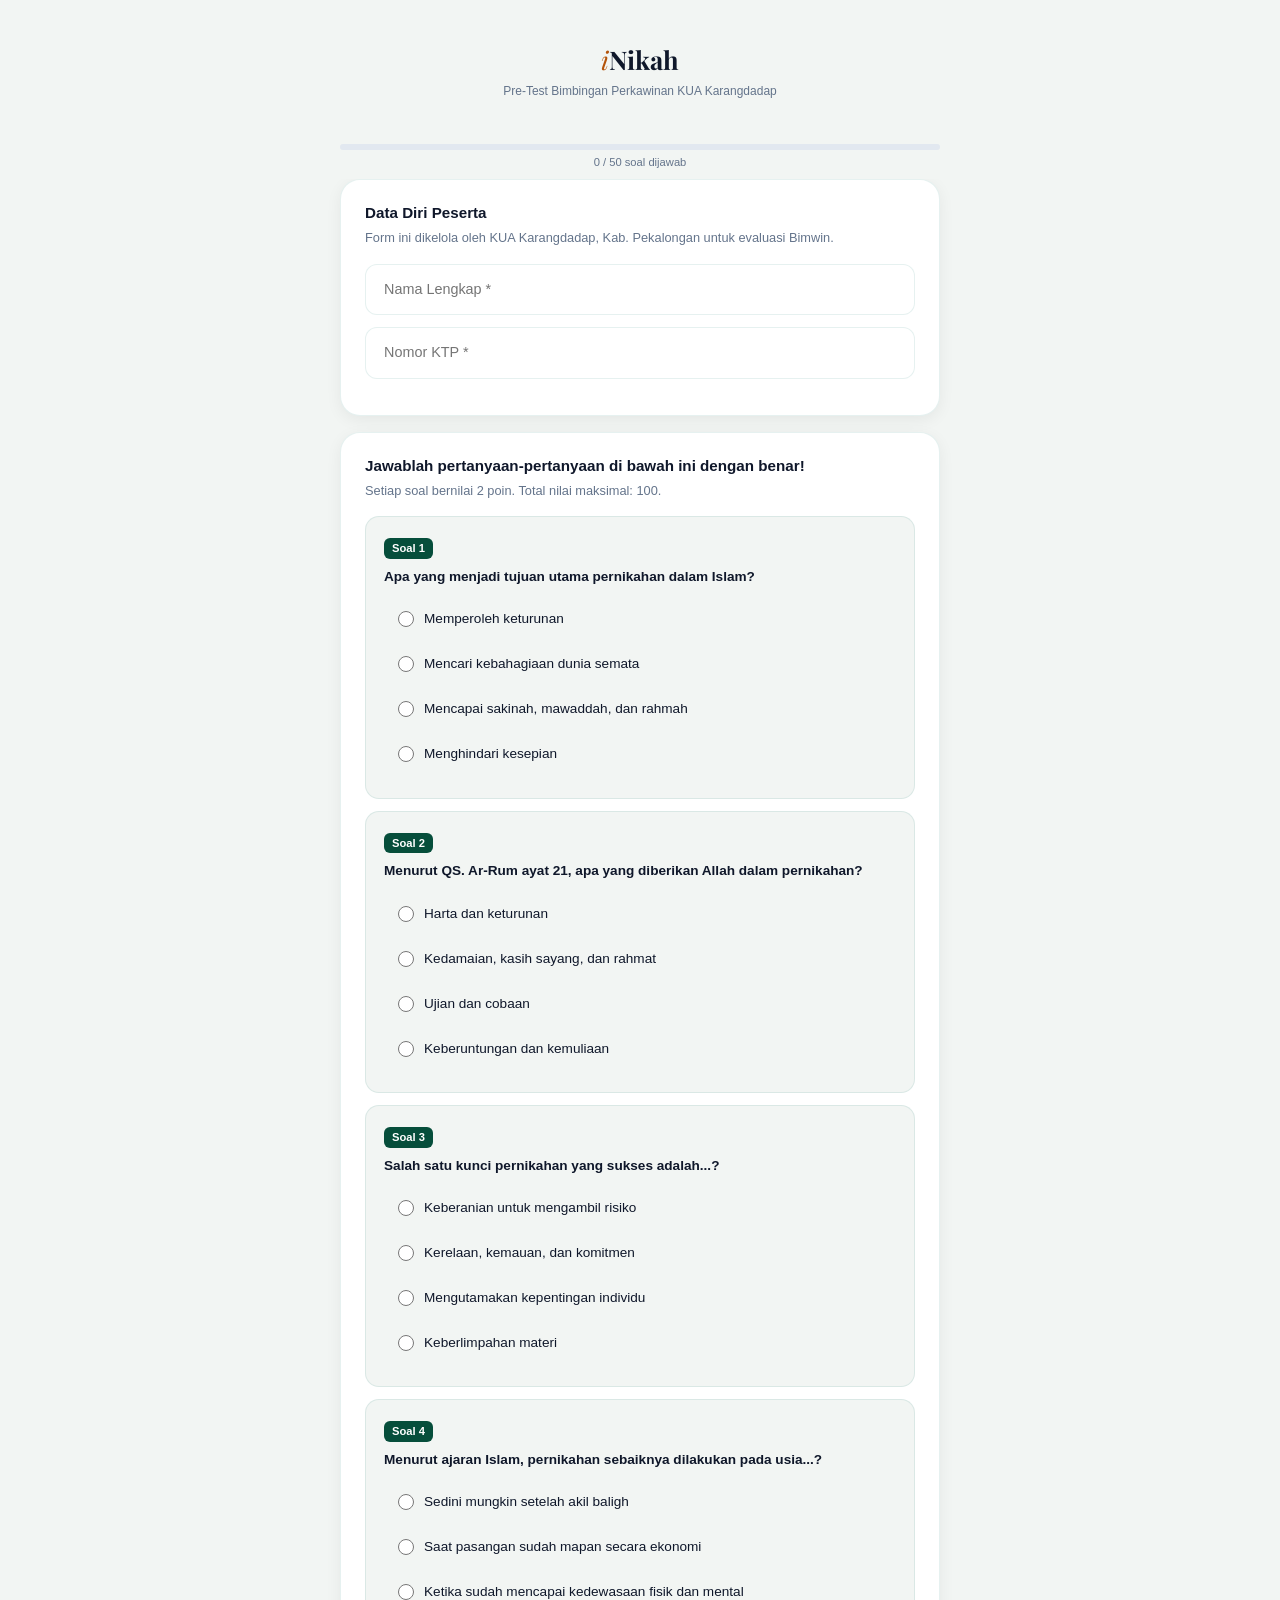
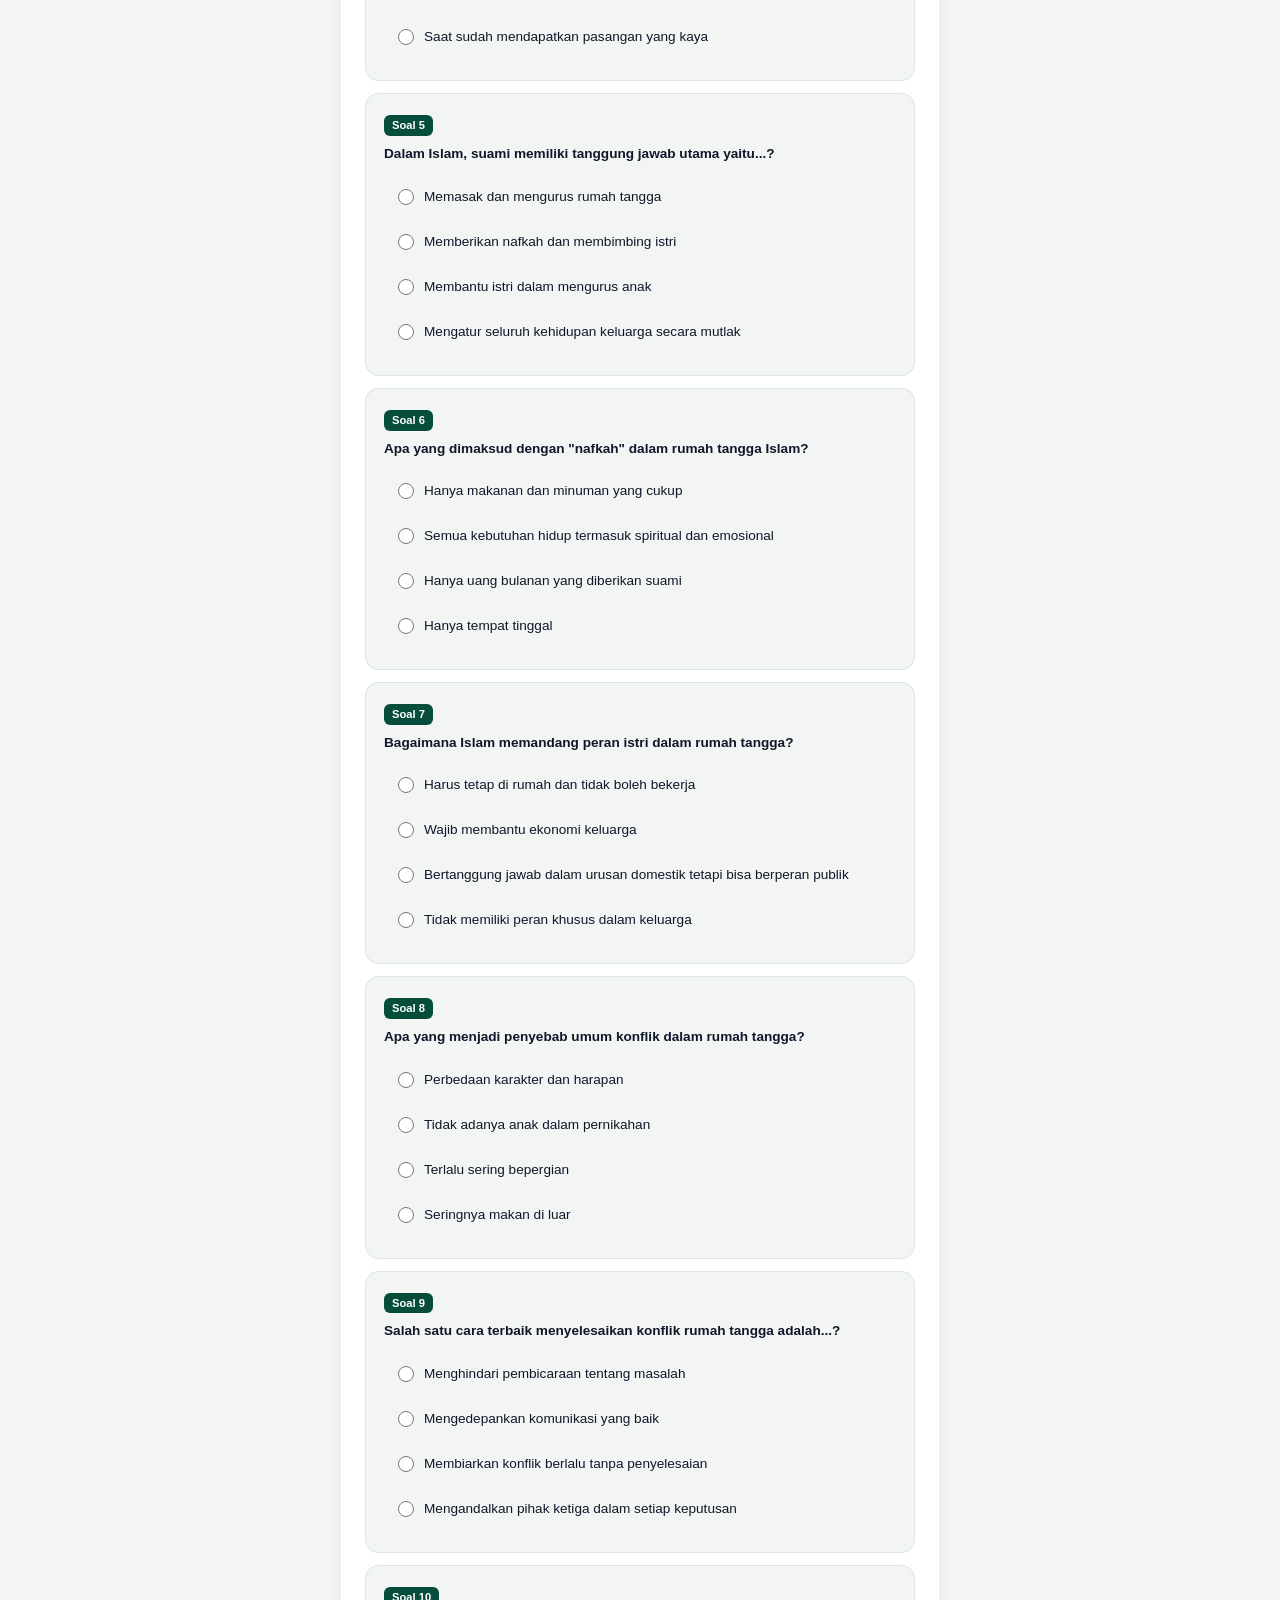
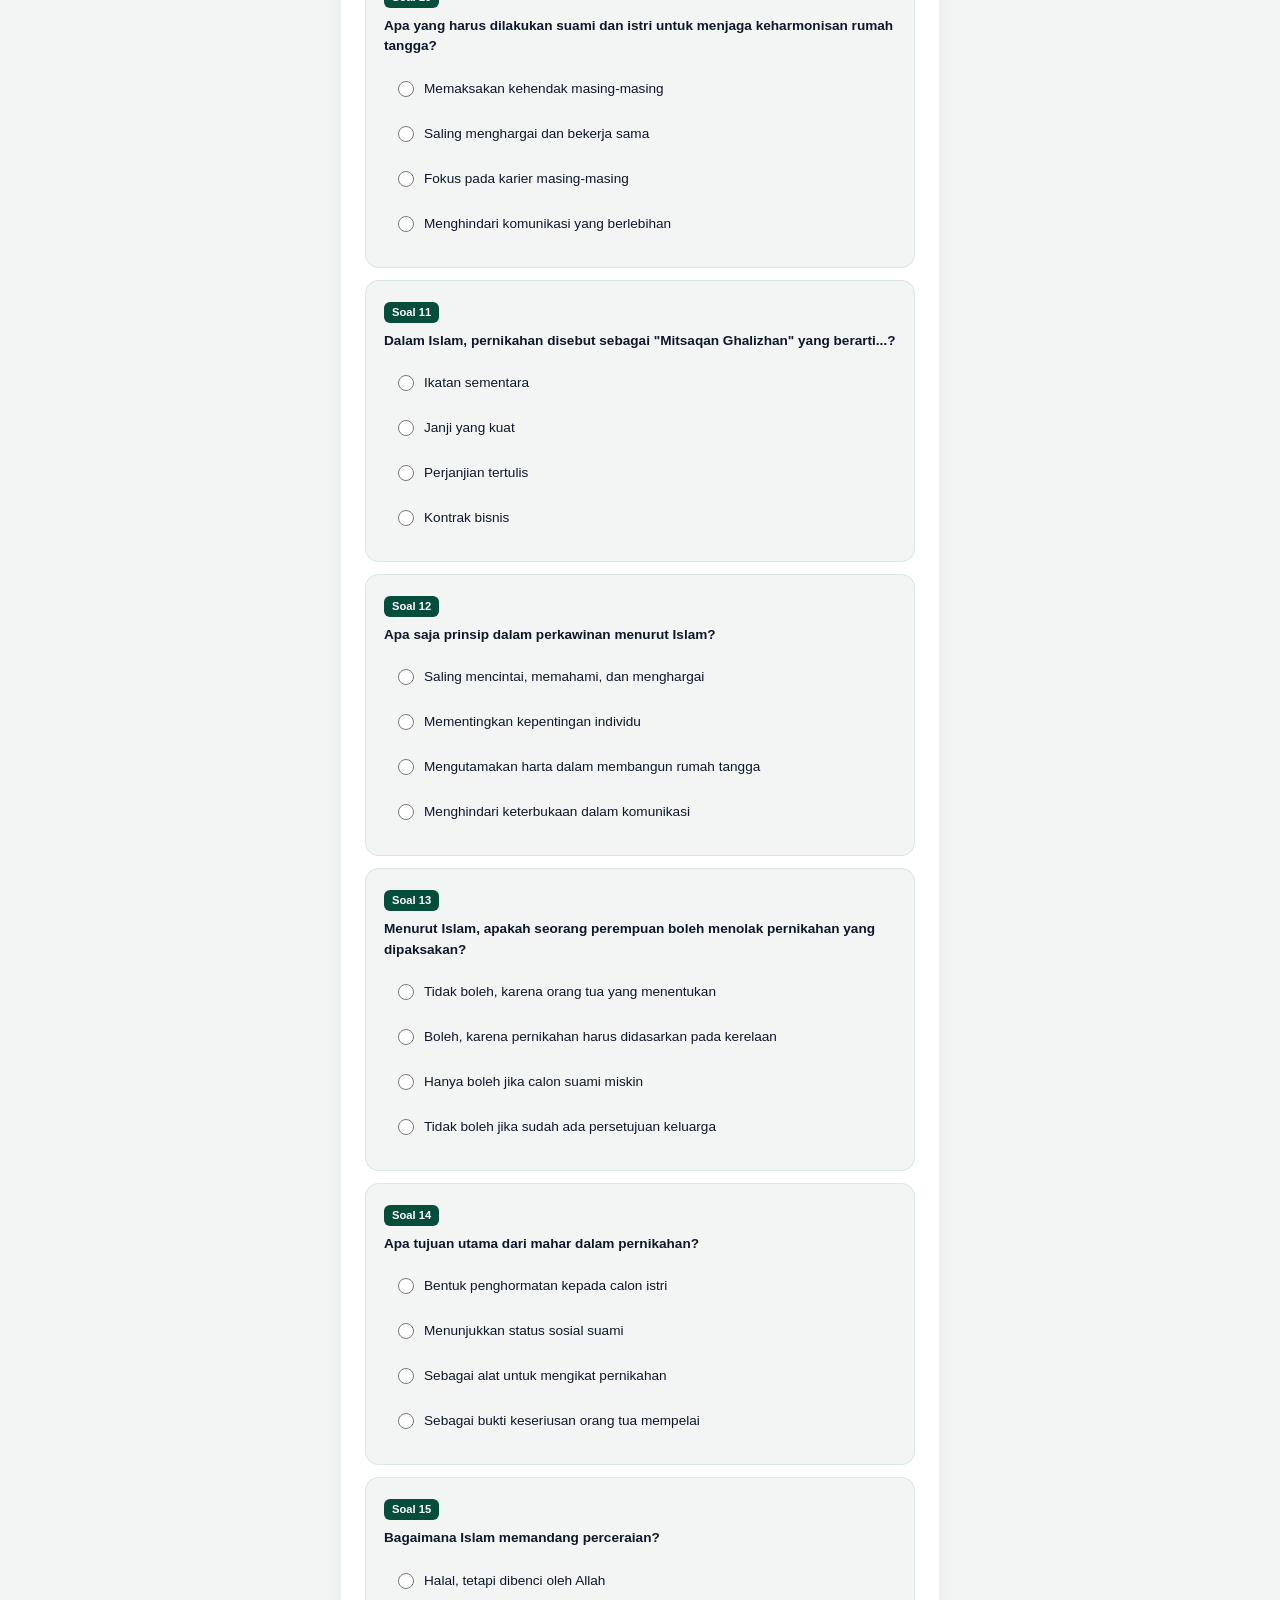
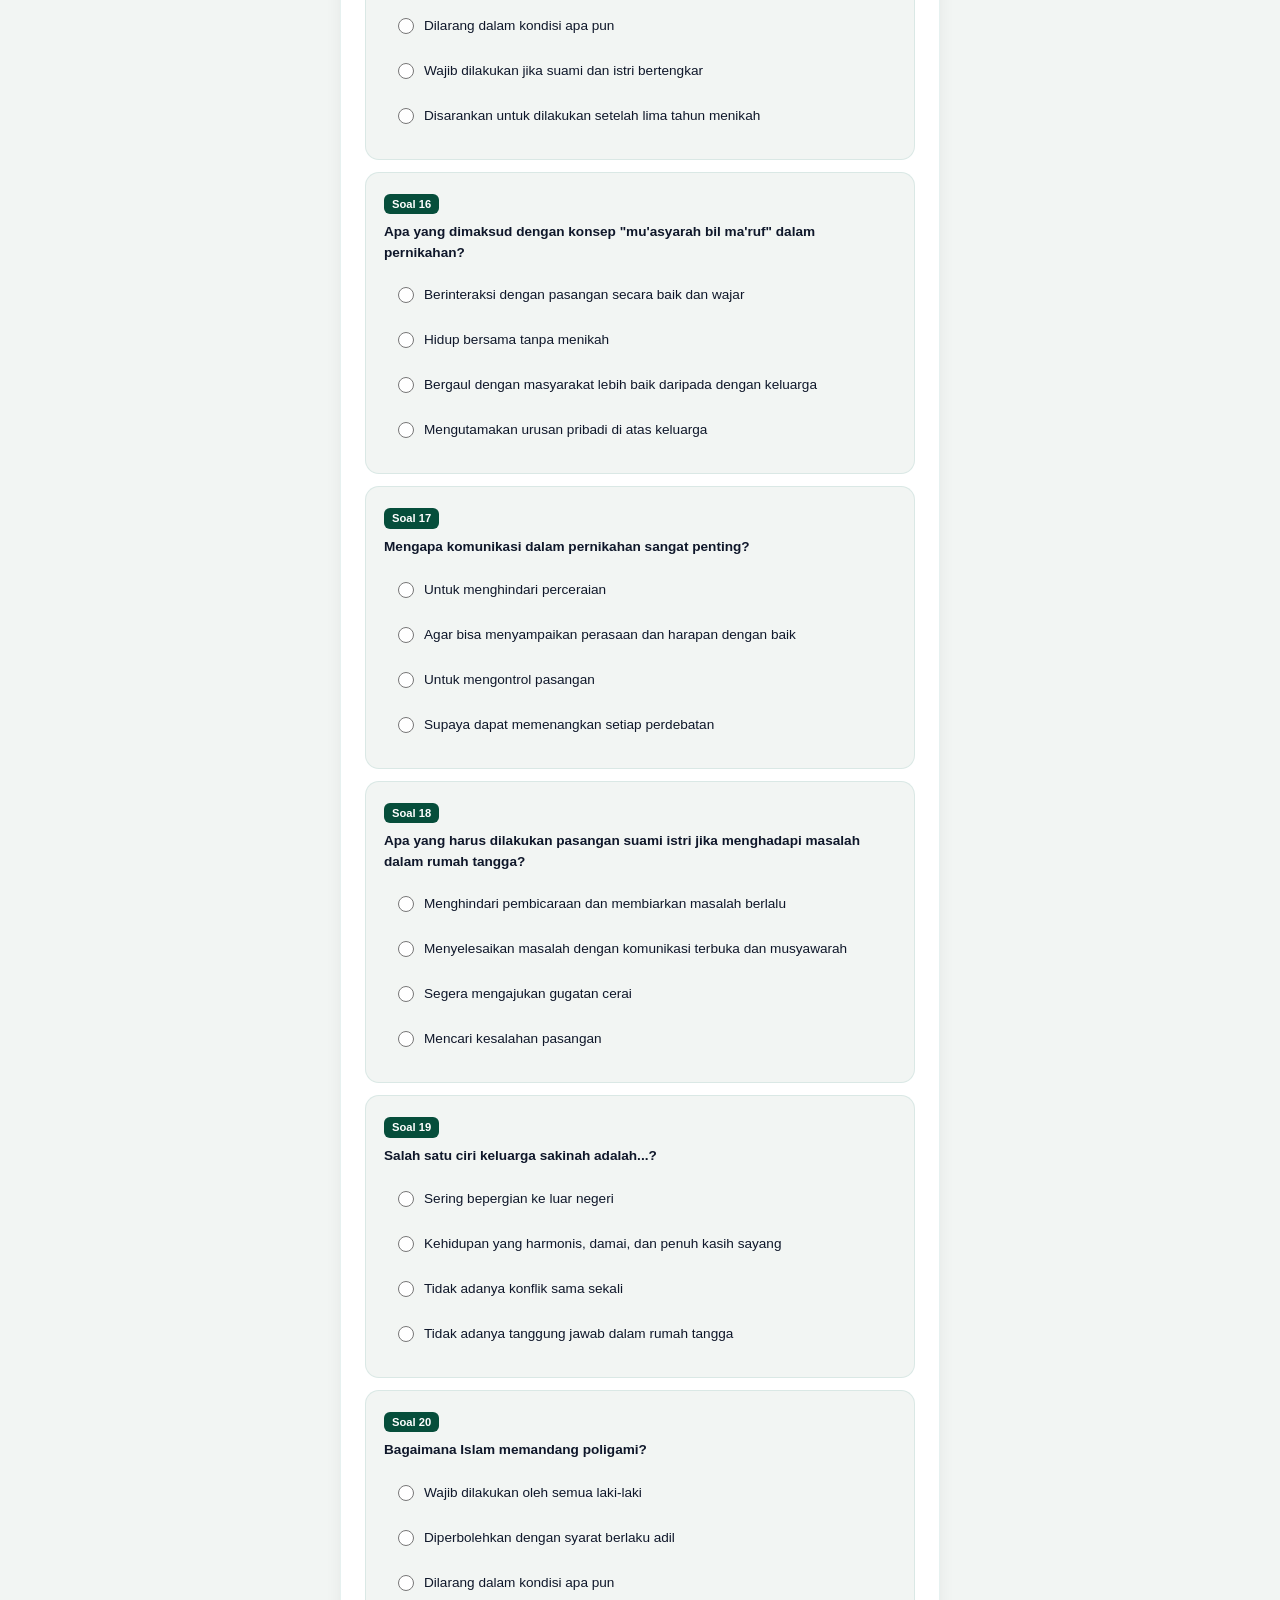
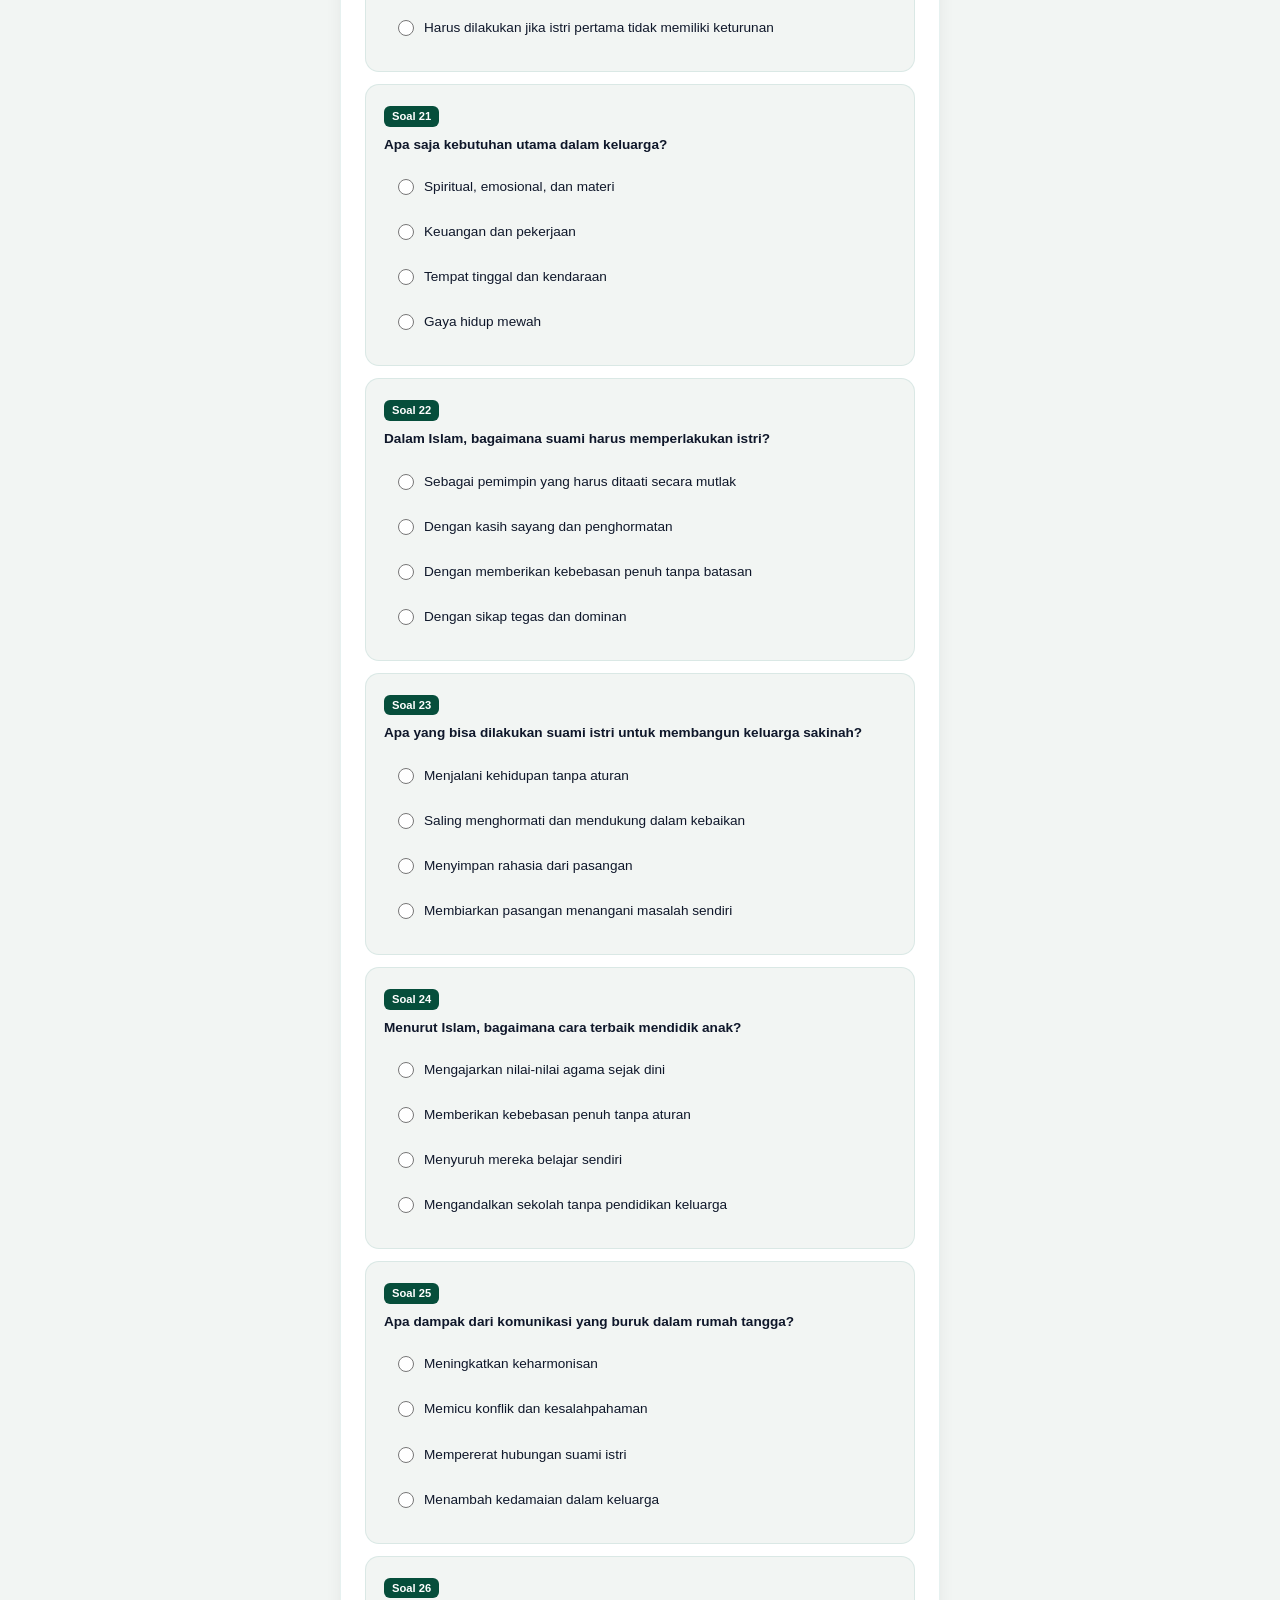
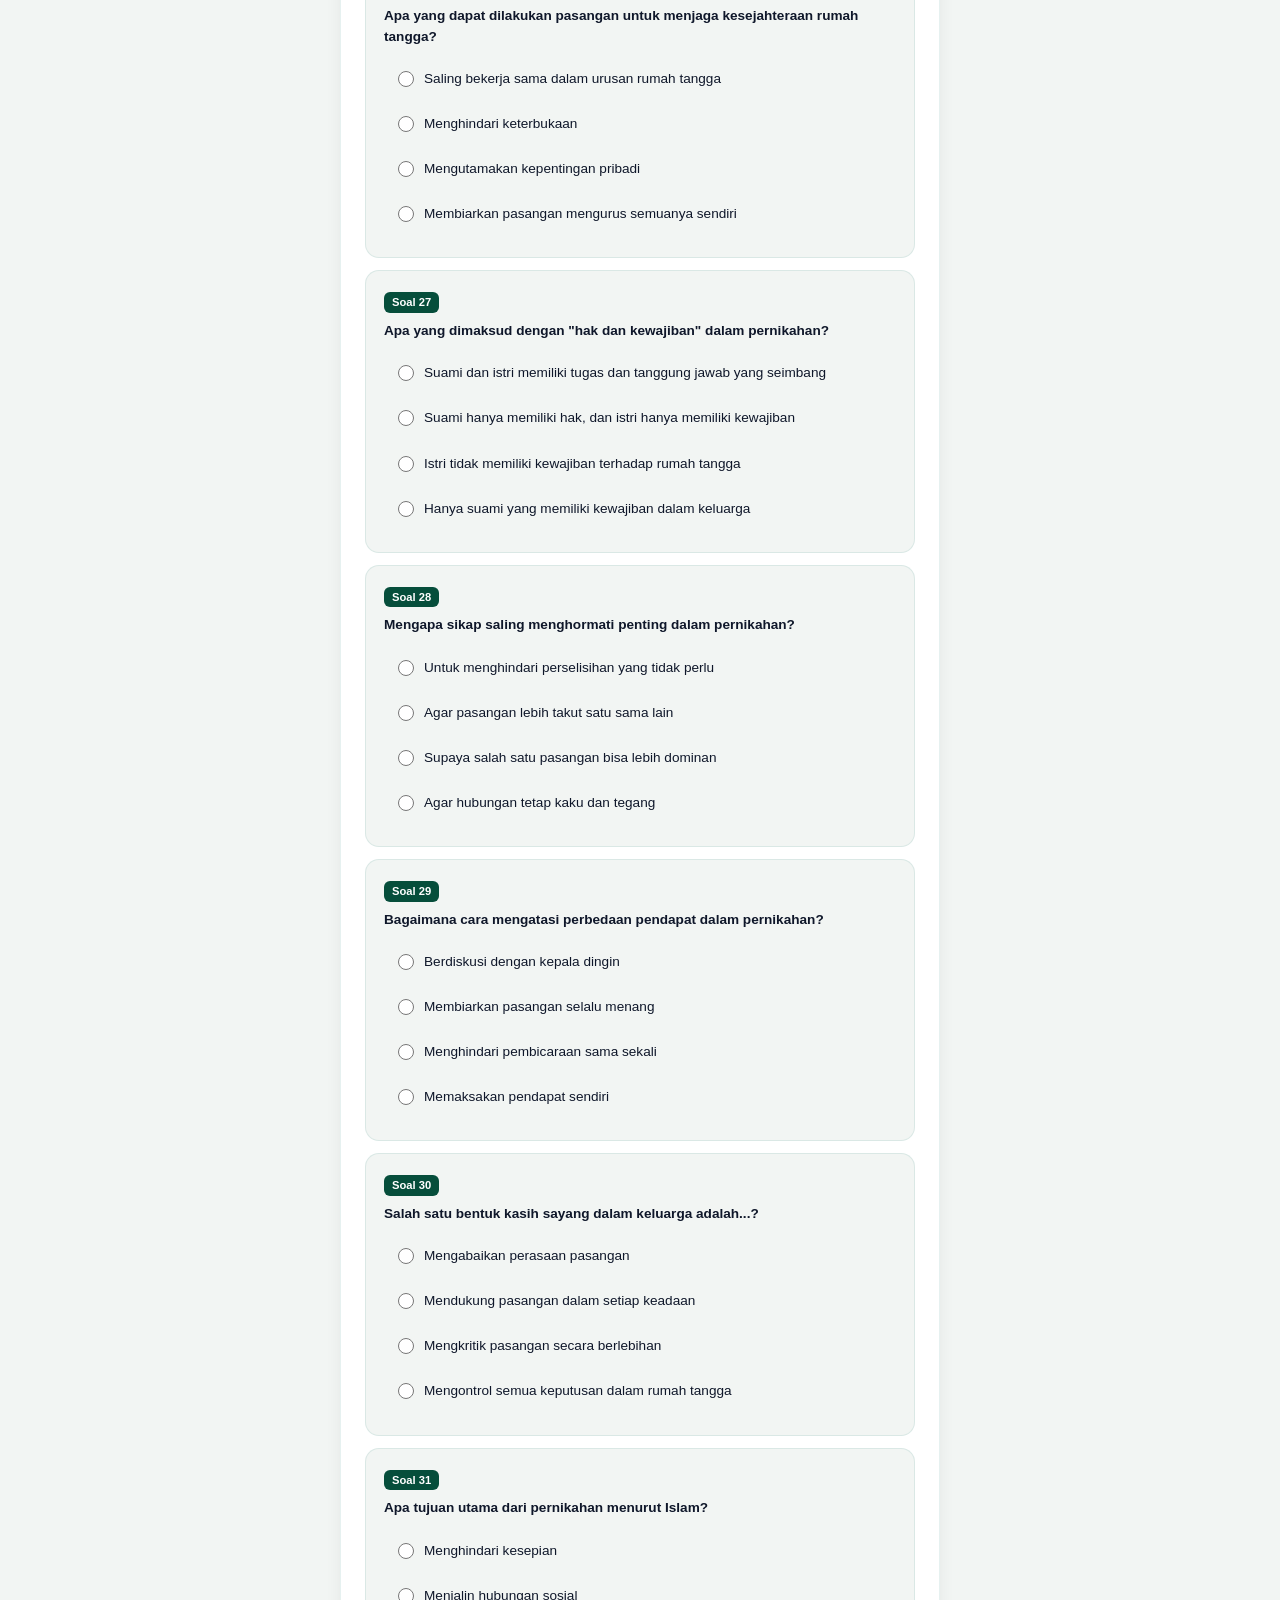
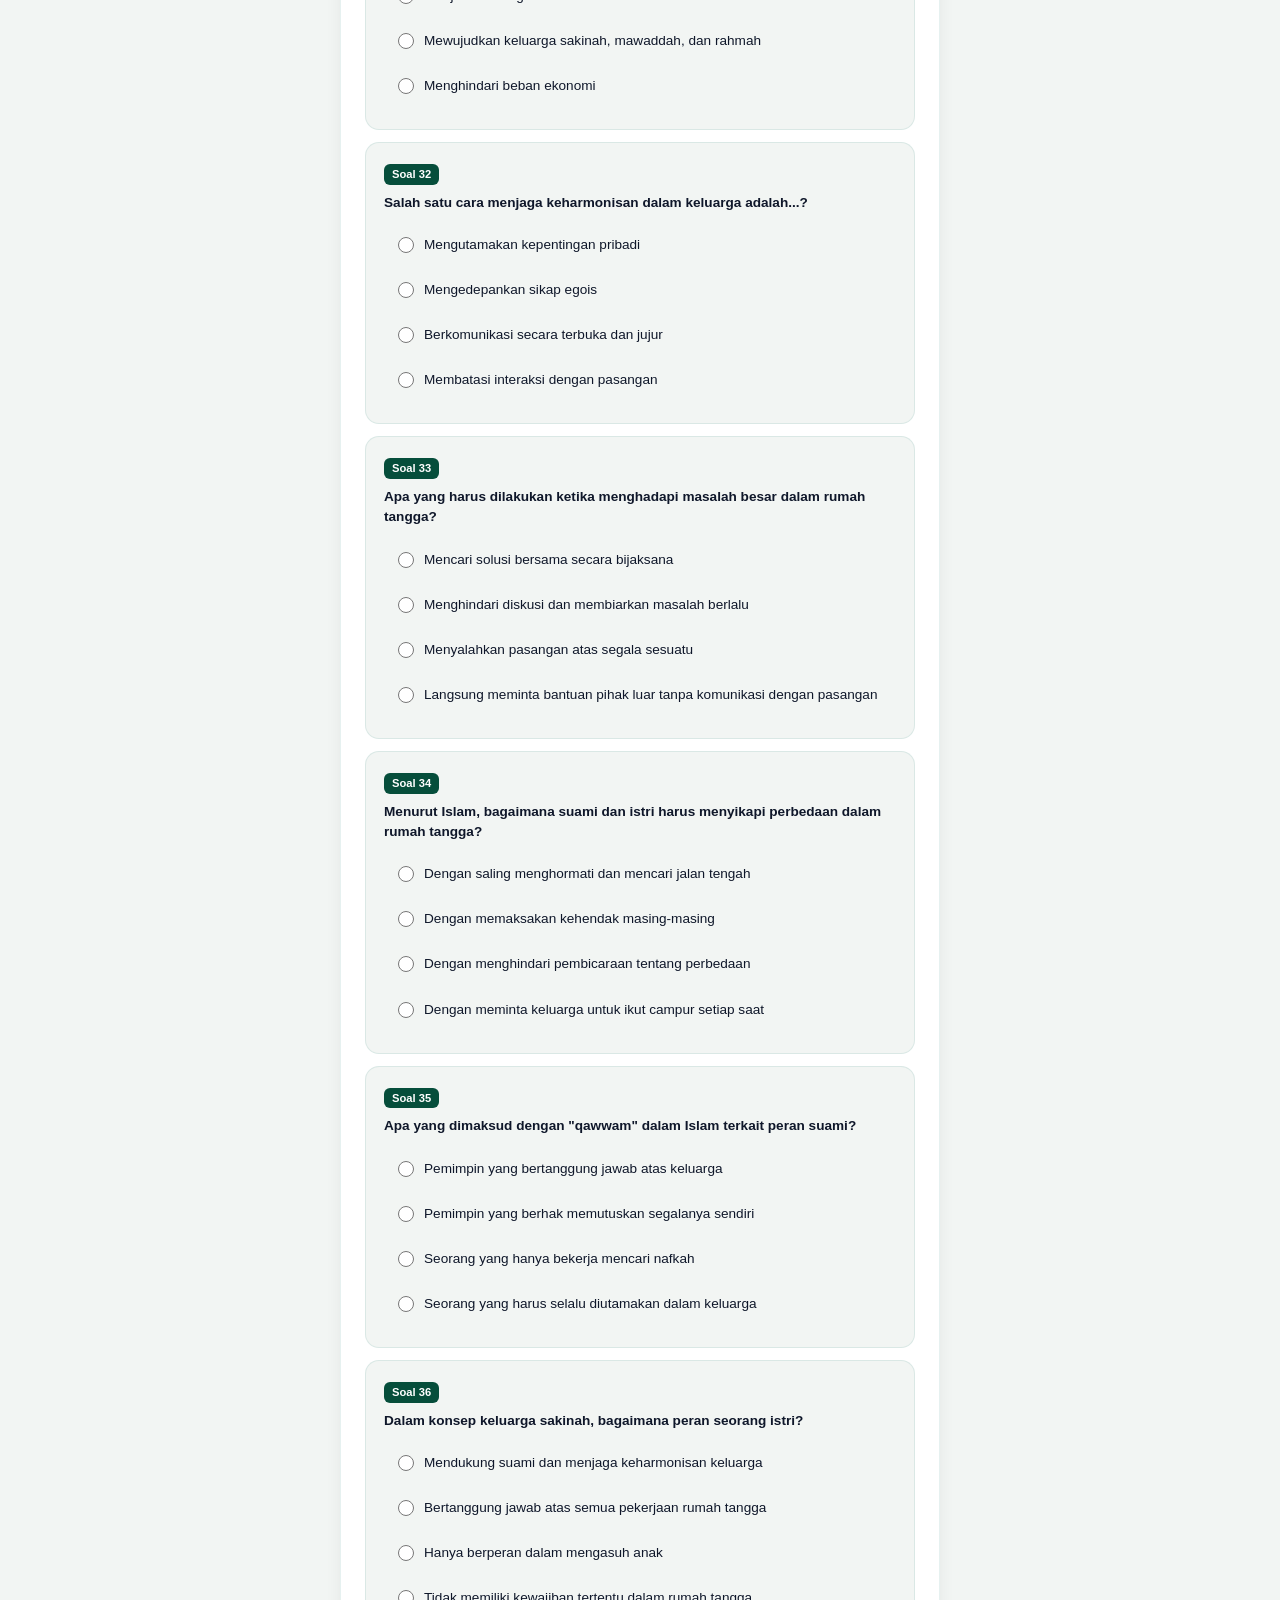
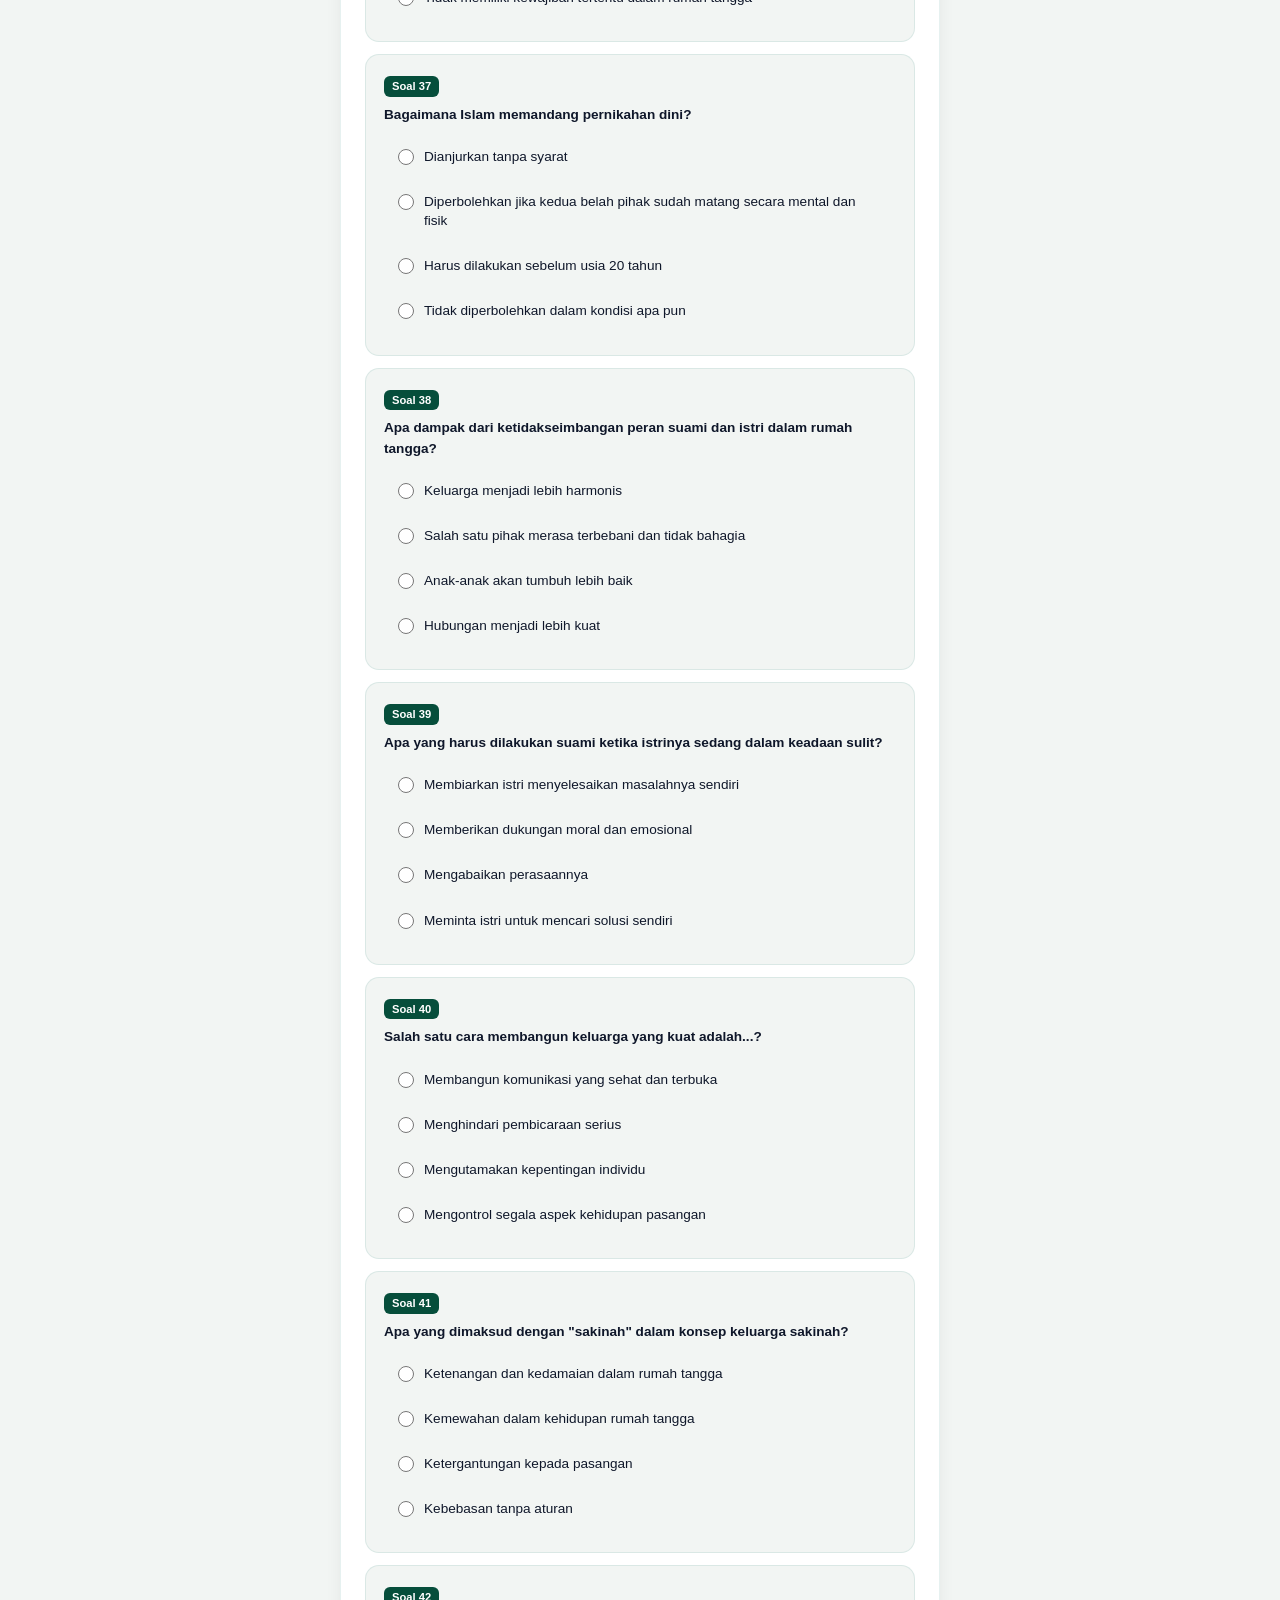
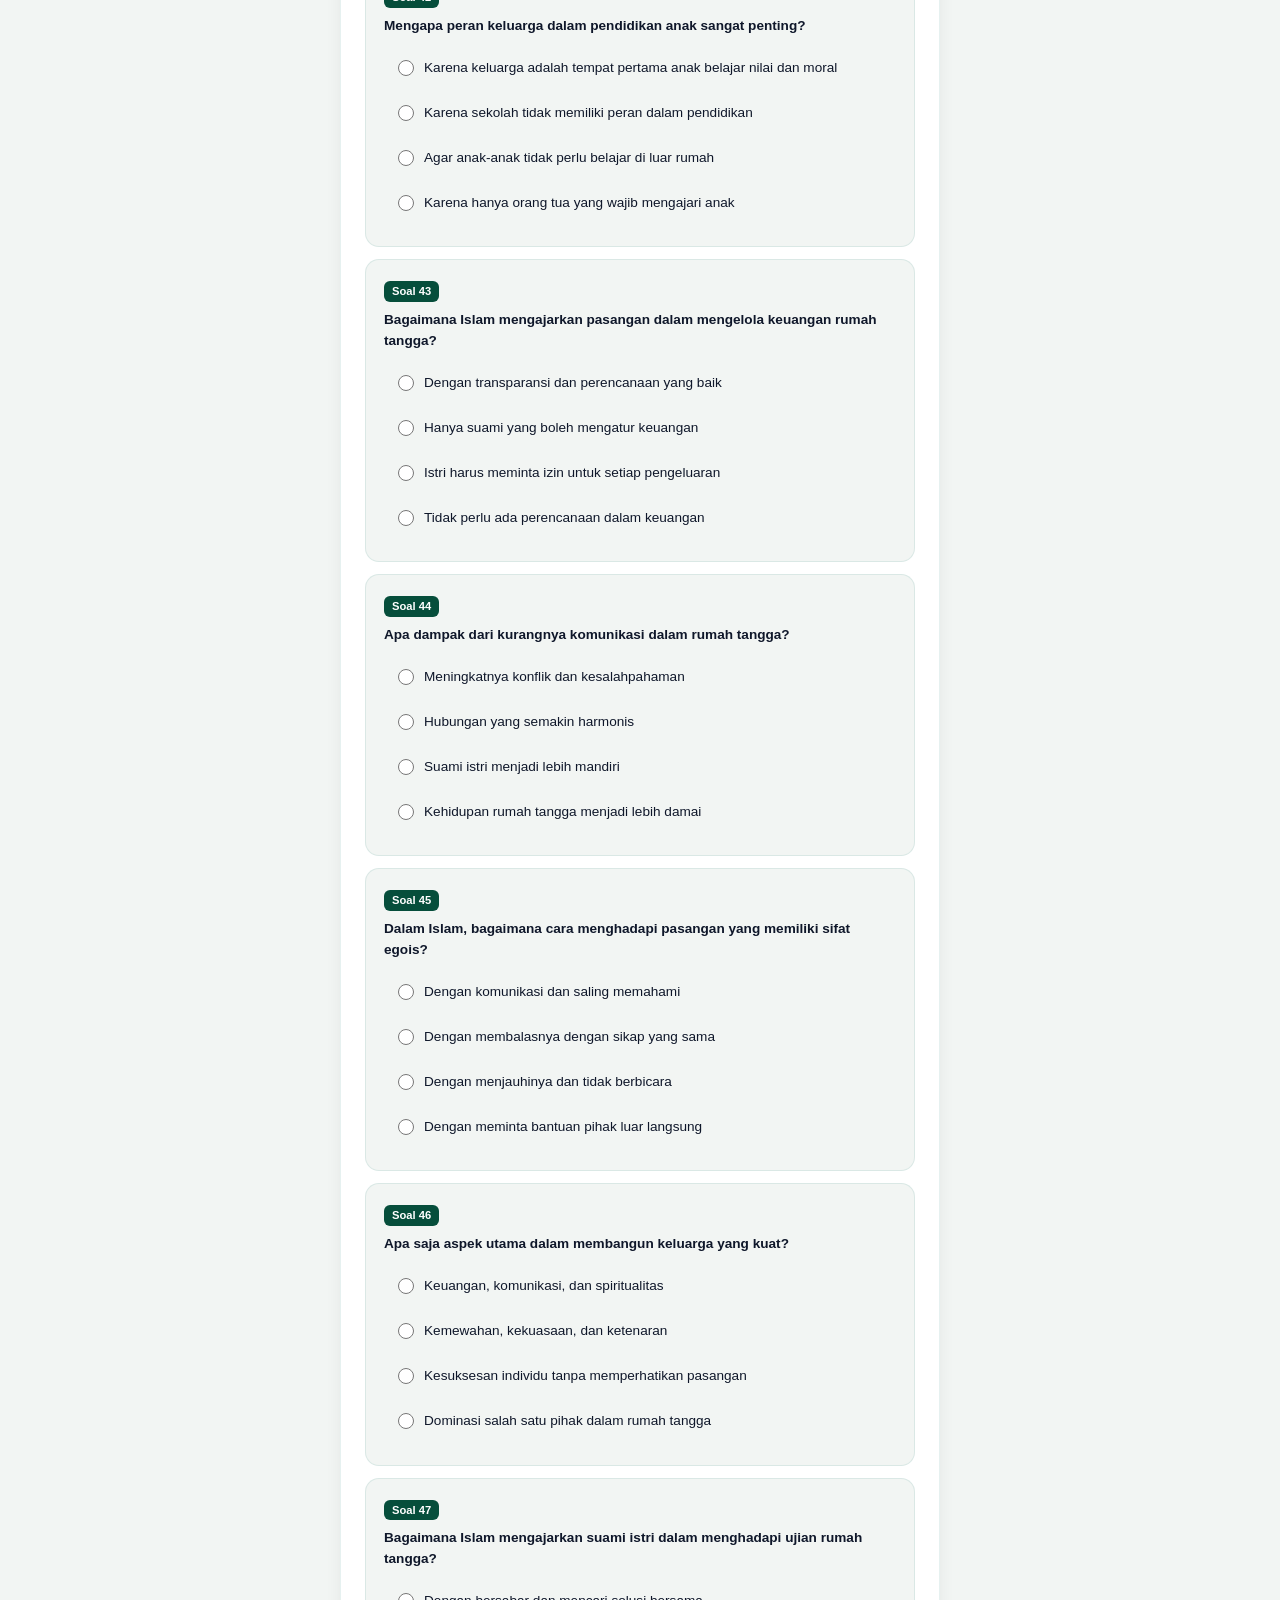
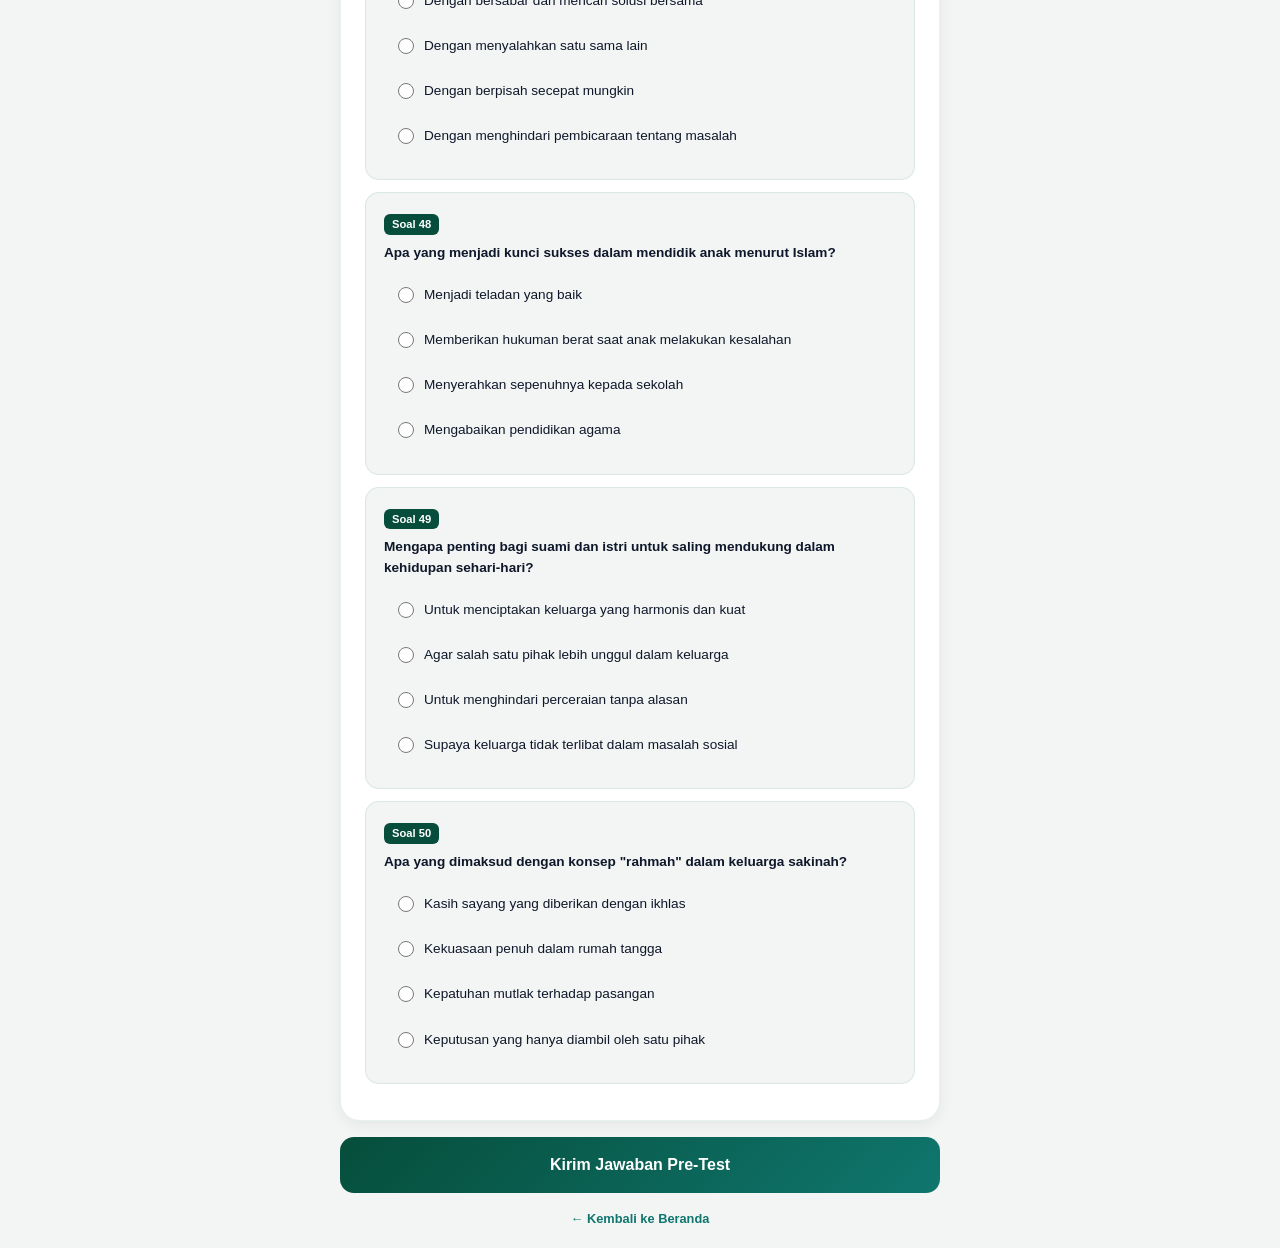
<file: pretest.html>
<!DOCTYPE html>
<html lang="id">
<head>
    <meta charset="UTF-8">
    <meta name="viewport" content="width=device-width, initial-scale=1.0">
    <title>Pre-Test Bimwin – iNikah</title>
    <link href="https://fonts.googleapis.com/icon?family=Material+Icons+Outlined" rel="stylesheet">
    <link href="https://fonts.googleapis.com/css2?family=Playfair+Display:ital,wght@0,700;1,400&display=swap" rel="stylesheet">
    <link href="https://cdn.jsdelivr.net/npm/bootstrap@5.3.0/dist/css/bootstrap.min.css" rel="stylesheet">
    <style>
        :root {
            --green-deep: #064e3b;
            --green-mid: #0f766e;
            --green-light: #14b8a6;
            --bg: #f2f5f3;
            --text: #0f172a;
            --muted: #64748b;
            --border: rgba(15, 118, 110, 0.1);
        }
        * { box-sizing: border-box; }
        body {
            font-family: -apple-system, BlinkMacSystemFont, "SF Pro Text", sans-serif;
            background: var(--bg); color: var(--text);
            min-height: 100vh; padding: 20px;
        }
        .form-container { max-width: 600px; margin: 0 auto; }
        .form-header { text-align: center; padding: 20px 0; }
        .form-logo { font-family: "Playfair Display", serif; font-size: 1.6rem; }
        .form-logo .wi { font-style: italic; color: #b45309; }
        .form-logo .wn { font-weight: 700; }
        .form-sub { font-size: 0.75rem; color: var(--muted); margin-top: 4px; }
        .form-card {
            background: #fff; border-radius: 20px; padding: 24px;
            box-shadow: 0 4px 16px rgba(0,0,0,0.06); border: 1px solid var(--border);
            margin-bottom: 16px;
        }
        .form-card h3 { font-size: 0.95rem; font-weight: 700; margin-bottom: 6px; }
        .form-card p { font-size: 0.8rem; color: var(--muted); margin-bottom: 16px; }
        .form-input {
            width: 100%; padding: 14px 18px; border-radius: 12px;
            border: 1.5px solid var(--border); font-size: 0.9rem;
            outline: none; margin-bottom: 12px; transition: border 0.2s;
        }
        .form-input:focus { border-color: var(--green-mid); }
        .question-card {
            background: var(--bg); border-radius: 14px; padding: 18px;
            margin-bottom: 12px; border: 1px solid var(--border);
        }
        .question-card .q-title {
            font-size: 0.85rem; font-weight: 600; margin-bottom: 12px; line-height: 1.5;
        }
        .question-card .q-num {
            display: inline-block; background: var(--green-deep); color: #fff;
            font-size: 0.7rem; padding: 2px 8px; border-radius: 6px;
            margin-bottom: 8px; font-weight: 700;
        }
        .option-label {
            display: flex; align-items: flex-start; gap: 10px;
            padding: 10px 14px; border-radius: 10px; cursor: pointer;
            margin-bottom: 6px; transition: background 0.2s; font-size: 0.85rem; line-height: 1.4;
        }
        .option-label:hover { background: rgba(15, 118, 110, 0.06); }
        .option-label input[type="radio"] { accent-color: var(--green-mid); width: 16px; height: 16px; margin-top: 2px; flex-shrink: 0; }
        .btn-submit {
            width: 100%; padding: 16px; border-radius: 14px; border: none;
            background: linear-gradient(135deg, var(--green-deep), var(--green-mid));
            color: #fff; font-size: 1rem; font-weight: 700; cursor: pointer;
            transition: opacity 0.2s;
        }
        .btn-submit:hover { opacity: 0.9; }
        .btn-submit:disabled { opacity: 0.5; cursor: not-allowed; }
        .success-msg { text-align: center; padding: 40px 20px; }
        .success-msg .material-icons-outlined { font-size: 64px; color: var(--green-mid); }
        .back-link {
            display: block; text-align: center; margin-top: 16px;
            font-size: 0.8rem; color: var(--green-mid); text-decoration: none; font-weight: 600;
        }
        .progress-bar-container { position: sticky; top: 0; z-index: 10; background: var(--bg); padding: 8px 0; }
        .progress-bar { height: 6px; background: #e2e8f0; border-radius: 3px; overflow: hidden; }
        .progress-bar-fill { height: 100%; background: linear-gradient(90deg, var(--green-deep), var(--green-light)); transition: width 0.3s; width: 0%; }
        .progress-text { font-size: 0.7rem; color: var(--muted); text-align: center; margin-top: 4px; }
    </style>
</head>
<body>
    <div class="form-container">
        <div class="form-header">
            <div class="form-logo"><span class="wi">i</span><span class="wn">Nikah</span></div>
            <p class="form-sub">Pre-Test Bimbingan Perkawinan KUA Karangdadap</p>
        </div>

        <div class="progress-bar-container">
            <div class="progress-bar"><div class="progress-bar-fill" id="progressFill"></div></div>
            <div class="progress-text" id="progressText">0 / 50 soal dijawab</div>
        </div>

        <form id="pretestForm">
            <!-- Data Diri -->
            <div class="form-card">
                <h3>Data Diri Peserta</h3>
                <p>Form ini dikelola oleh KUA Karangdadap, Kab. Pekalongan untuk evaluasi Bimwin.</p>
                <input type="text" class="form-input" id="nama" placeholder="Nama Lengkap *" required>
                <input type="text" class="form-input" id="nik" placeholder="Nomor KTP *" maxlength="16" inputmode="numeric" required>
            </div>

            <!-- Soal-soal -->
            <div class="form-card">
                <h3>Jawablah pertanyaan-pertanyaan di bawah ini dengan benar!</h3>
                <p>Setiap soal bernilai 2 poin. Total nilai maksimal: 100.</p>

                <div class="question-card">
                    <span class="q-num">Soal 1</span>
                    <div class="q-title">Apa yang menjadi tujuan utama pernikahan dalam Islam?</div>
                    <label class="option-label"><input type="radio" name="q1" value="a" required> Memperoleh keturunan</label>
                    <label class="option-label"><input type="radio" name="q1" value="b"> Mencari kebahagiaan dunia semata</label>
                    <label class="option-label"><input type="radio" name="q1" value="c"> Mencapai sakinah, mawaddah, dan rahmah</label>
                    <label class="option-label"><input type="radio" name="q1" value="d"> Menghindari kesepian</label>
                </div>

                <div class="question-card">
                    <span class="q-num">Soal 2</span>
                    <div class="q-title">Menurut QS. Ar-Rum ayat 21, apa yang diberikan Allah dalam pernikahan?</div>
                    <label class="option-label"><input type="radio" name="q2" value="a" required> Harta dan keturunan</label>
                    <label class="option-label"><input type="radio" name="q2" value="b"> Kedamaian, kasih sayang, dan rahmat</label>
                    <label class="option-label"><input type="radio" name="q2" value="c"> Ujian dan cobaan</label>
                    <label class="option-label"><input type="radio" name="q2" value="d"> Keberuntungan dan kemuliaan</label>
                </div>

                <div class="question-card">
                    <span class="q-num">Soal 3</span>
                    <div class="q-title">Salah satu kunci pernikahan yang sukses adalah...?</div>
                    <label class="option-label"><input type="radio" name="q3" value="a" required> Keberanian untuk mengambil risiko</label>
                    <label class="option-label"><input type="radio" name="q3" value="b"> Kerelaan, kemauan, dan komitmen</label>
                    <label class="option-label"><input type="radio" name="q3" value="c"> Mengutamakan kepentingan individu</label>
                    <label class="option-label"><input type="radio" name="q3" value="d"> Keberlimpahan materi</label>
                </div>

                <div class="question-card">
                    <span class="q-num">Soal 4</span>
                    <div class="q-title">Menurut ajaran Islam, pernikahan sebaiknya dilakukan pada usia...?</div>
                    <label class="option-label"><input type="radio" name="q4" value="a" required> Sedini mungkin setelah akil baligh</label>
                    <label class="option-label"><input type="radio" name="q4" value="b"> Saat pasangan sudah mapan secara ekonomi</label>
                    <label class="option-label"><input type="radio" name="q4" value="c"> Ketika sudah mencapai kedewasaan fisik dan mental</label>
                    <label class="option-label"><input type="radio" name="q4" value="d"> Saat sudah mendapatkan pasangan yang kaya</label>
                </div>

                <div class="question-card">
                    <span class="q-num">Soal 5</span>
                    <div class="q-title">Dalam Islam, suami memiliki tanggung jawab utama yaitu...?</div>
                    <label class="option-label"><input type="radio" name="q5" value="a" required> Memasak dan mengurus rumah tangga</label>
                    <label class="option-label"><input type="radio" name="q5" value="b"> Memberikan nafkah dan membimbing istri</label>
                    <label class="option-label"><input type="radio" name="q5" value="c"> Membantu istri dalam mengurus anak</label>
                    <label class="option-label"><input type="radio" name="q5" value="d"> Mengatur seluruh kehidupan keluarga secara mutlak</label>
                </div>

                <div class="question-card">
                    <span class="q-num">Soal 6</span>
                    <div class="q-title">Apa yang dimaksud dengan "nafkah" dalam rumah tangga Islam?</div>
                    <label class="option-label"><input type="radio" name="q6" value="a" required> Hanya makanan dan minuman yang cukup</label>
                    <label class="option-label"><input type="radio" name="q6" value="b"> Semua kebutuhan hidup termasuk spiritual dan emosional</label>
                    <label class="option-label"><input type="radio" name="q6" value="c"> Hanya uang bulanan yang diberikan suami</label>
                    <label class="option-label"><input type="radio" name="q6" value="d"> Hanya tempat tinggal</label>
                </div>

                <div class="question-card">
                    <span class="q-num">Soal 7</span>
                    <div class="q-title">Bagaimana Islam memandang peran istri dalam rumah tangga?</div>
                    <label class="option-label"><input type="radio" name="q7" value="a" required> Harus tetap di rumah dan tidak boleh bekerja</label>
                    <label class="option-label"><input type="radio" name="q7" value="b"> Wajib membantu ekonomi keluarga</label>
                    <label class="option-label"><input type="radio" name="q7" value="c"> Bertanggung jawab dalam urusan domestik tetapi bisa berperan publik</label>
                    <label class="option-label"><input type="radio" name="q7" value="d"> Tidak memiliki peran khusus dalam keluarga</label>
                </div>

                <div class="question-card">
                    <span class="q-num">Soal 8</span>
                    <div class="q-title">Apa yang menjadi penyebab umum konflik dalam rumah tangga?</div>
                    <label class="option-label"><input type="radio" name="q8" value="a" required> Perbedaan karakter dan harapan</label>
                    <label class="option-label"><input type="radio" name="q8" value="b"> Tidak adanya anak dalam pernikahan</label>
                    <label class="option-label"><input type="radio" name="q8" value="c"> Terlalu sering bepergian</label>
                    <label class="option-label"><input type="radio" name="q8" value="d"> Seringnya makan di luar</label>
                </div>

                <div class="question-card">
                    <span class="q-num">Soal 9</span>
                    <div class="q-title">Salah satu cara terbaik menyelesaikan konflik rumah tangga adalah...?</div>
                    <label class="option-label"><input type="radio" name="q9" value="a" required> Menghindari pembicaraan tentang masalah</label>
                    <label class="option-label"><input type="radio" name="q9" value="b"> Mengedepankan komunikasi yang baik</label>
                    <label class="option-label"><input type="radio" name="q9" value="c"> Membiarkan konflik berlalu tanpa penyelesaian</label>
                    <label class="option-label"><input type="radio" name="q9" value="d"> Mengandalkan pihak ketiga dalam setiap keputusan</label>
                </div>

                <div class="question-card">
                    <span class="q-num">Soal 10</span>
                    <div class="q-title">Apa yang harus dilakukan suami dan istri untuk menjaga keharmonisan rumah tangga?</div>
                    <label class="option-label"><input type="radio" name="q10" value="a" required> Memaksakan kehendak masing-masing</label>
                    <label class="option-label"><input type="radio" name="q10" value="b"> Saling menghargai dan bekerja sama</label>
                    <label class="option-label"><input type="radio" name="q10" value="c"> Fokus pada karier masing-masing</label>
                    <label class="option-label"><input type="radio" name="q10" value="d"> Menghindari komunikasi yang berlebihan</label>
                </div>

                <div class="question-card">
                    <span class="q-num">Soal 11</span>
                    <div class="q-title">Dalam Islam, pernikahan disebut sebagai "Mitsaqan Ghalizhan" yang berarti...?</div>
                    <label class="option-label"><input type="radio" name="q11" value="a" required> Ikatan sementara</label>
                    <label class="option-label"><input type="radio" name="q11" value="b"> Janji yang kuat</label>
                    <label class="option-label"><input type="radio" name="q11" value="c"> Perjanjian tertulis</label>
                    <label class="option-label"><input type="radio" name="q11" value="d"> Kontrak bisnis</label>
                </div>

                <div class="question-card">
                    <span class="q-num">Soal 12</span>
                    <div class="q-title">Apa saja prinsip dalam perkawinan menurut Islam?</div>
                    <label class="option-label"><input type="radio" name="q12" value="a" required> Saling mencintai, memahami, dan menghargai</label>
                    <label class="option-label"><input type="radio" name="q12" value="b"> Mementingkan kepentingan individu</label>
                    <label class="option-label"><input type="radio" name="q12" value="c"> Mengutamakan harta dalam membangun rumah tangga</label>
                    <label class="option-label"><input type="radio" name="q12" value="d"> Menghindari keterbukaan dalam komunikasi</label>
                </div>

                <div class="question-card">
                    <span class="q-num">Soal 13</span>
                    <div class="q-title">Menurut Islam, apakah seorang perempuan boleh menolak pernikahan yang dipaksakan?</div>
                    <label class="option-label"><input type="radio" name="q13" value="a" required> Tidak boleh, karena orang tua yang menentukan</label>
                    <label class="option-label"><input type="radio" name="q13" value="b"> Boleh, karena pernikahan harus didasarkan pada kerelaan</label>
                    <label class="option-label"><input type="radio" name="q13" value="c"> Hanya boleh jika calon suami miskin</label>
                    <label class="option-label"><input type="radio" name="q13" value="d"> Tidak boleh jika sudah ada persetujuan keluarga</label>
                </div>

                <div class="question-card">
                    <span class="q-num">Soal 14</span>
                    <div class="q-title">Apa tujuan utama dari mahar dalam pernikahan?</div>
                    <label class="option-label"><input type="radio" name="q14" value="a" required> Bentuk penghormatan kepada calon istri</label>
                    <label class="option-label"><input type="radio" name="q14" value="b"> Menunjukkan status sosial suami</label>
                    <label class="option-label"><input type="radio" name="q14" value="c"> Sebagai alat untuk mengikat pernikahan</label>
                    <label class="option-label"><input type="radio" name="q14" value="d"> Sebagai bukti keseriusan orang tua mempelai</label>
                </div>

                <div class="question-card">
                    <span class="q-num">Soal 15</span>
                    <div class="q-title">Bagaimana Islam memandang perceraian?</div>
                    <label class="option-label"><input type="radio" name="q15" value="a" required> Halal, tetapi dibenci oleh Allah</label>
                    <label class="option-label"><input type="radio" name="q15" value="b"> Dilarang dalam kondisi apa pun</label>
                    <label class="option-label"><input type="radio" name="q15" value="c"> Wajib dilakukan jika suami dan istri bertengkar</label>
                    <label class="option-label"><input type="radio" name="q15" value="d"> Disarankan untuk dilakukan setelah lima tahun menikah</label>
                </div>

                <div class="question-card">
                    <span class="q-num">Soal 16</span>
                    <div class="q-title">Apa yang dimaksud dengan konsep "mu'asyarah bil ma'ruf" dalam pernikahan?</div>
                    <label class="option-label"><input type="radio" name="q16" value="a" required> Berinteraksi dengan pasangan secara baik dan wajar</label>
                    <label class="option-label"><input type="radio" name="q16" value="b"> Hidup bersama tanpa menikah</label>
                    <label class="option-label"><input type="radio" name="q16" value="c"> Bergaul dengan masyarakat lebih baik daripada dengan keluarga</label>
                    <label class="option-label"><input type="radio" name="q16" value="d"> Mengutamakan urusan pribadi di atas keluarga</label>
                </div>

                <div class="question-card">
                    <span class="q-num">Soal 17</span>
                    <div class="q-title">Mengapa komunikasi dalam pernikahan sangat penting?</div>
                    <label class="option-label"><input type="radio" name="q17" value="a" required> Untuk menghindari perceraian</label>
                    <label class="option-label"><input type="radio" name="q17" value="b"> Agar bisa menyampaikan perasaan dan harapan dengan baik</label>
                    <label class="option-label"><input type="radio" name="q17" value="c"> Untuk mengontrol pasangan</label>
                    <label class="option-label"><input type="radio" name="q17" value="d"> Supaya dapat memenangkan setiap perdebatan</label>
                </div>

                <div class="question-card">
                    <span class="q-num">Soal 18</span>
                    <div class="q-title">Apa yang harus dilakukan pasangan suami istri jika menghadapi masalah dalam rumah tangga?</div>
                    <label class="option-label"><input type="radio" name="q18" value="a" required> Menghindari pembicaraan dan membiarkan masalah berlalu</label>
                    <label class="option-label"><input type="radio" name="q18" value="b"> Menyelesaikan masalah dengan komunikasi terbuka dan musyawarah</label>
                    <label class="option-label"><input type="radio" name="q18" value="c"> Segera mengajukan gugatan cerai</label>
                    <label class="option-label"><input type="radio" name="q18" value="d"> Mencari kesalahan pasangan</label>
                </div>

                <div class="question-card">
                    <span class="q-num">Soal 19</span>
                    <div class="q-title">Salah satu ciri keluarga sakinah adalah...?</div>
                    <label class="option-label"><input type="radio" name="q19" value="a" required> Sering bepergian ke luar negeri</label>
                    <label class="option-label"><input type="radio" name="q19" value="b"> Kehidupan yang harmonis, damai, dan penuh kasih sayang</label>
                    <label class="option-label"><input type="radio" name="q19" value="c"> Tidak adanya konflik sama sekali</label>
                    <label class="option-label"><input type="radio" name="q19" value="d"> Tidak adanya tanggung jawab dalam rumah tangga</label>
                </div>

                <div class="question-card">
                    <span class="q-num">Soal 20</span>
                    <div class="q-title">Bagaimana Islam memandang poligami?</div>
                    <label class="option-label"><input type="radio" name="q20" value="a" required> Wajib dilakukan oleh semua laki-laki</label>
                    <label class="option-label"><input type="radio" name="q20" value="b"> Diperbolehkan dengan syarat berlaku adil</label>
                    <label class="option-label"><input type="radio" name="q20" value="c"> Dilarang dalam kondisi apa pun</label>
                    <label class="option-label"><input type="radio" name="q20" value="d"> Harus dilakukan jika istri pertama tidak memiliki keturunan</label>
                </div>

                <div class="question-card">
                    <span class="q-num">Soal 21</span>
                    <div class="q-title">Apa saja kebutuhan utama dalam keluarga?</div>
                    <label class="option-label"><input type="radio" name="q21" value="a" required> Spiritual, emosional, dan materi</label>
                    <label class="option-label"><input type="radio" name="q21" value="b"> Keuangan dan pekerjaan</label>
                    <label class="option-label"><input type="radio" name="q21" value="c"> Tempat tinggal dan kendaraan</label>
                    <label class="option-label"><input type="radio" name="q21" value="d"> Gaya hidup mewah</label>
                </div>

                <div class="question-card">
                    <span class="q-num">Soal 22</span>
                    <div class="q-title">Dalam Islam, bagaimana suami harus memperlakukan istri?</div>
                    <label class="option-label"><input type="radio" name="q22" value="a" required> Sebagai pemimpin yang harus ditaati secara mutlak</label>
                    <label class="option-label"><input type="radio" name="q22" value="b"> Dengan kasih sayang dan penghormatan</label>
                    <label class="option-label"><input type="radio" name="q22" value="c"> Dengan memberikan kebebasan penuh tanpa batasan</label>
                    <label class="option-label"><input type="radio" name="q22" value="d"> Dengan sikap tegas dan dominan</label>
                </div>

                <div class="question-card">
                    <span class="q-num">Soal 23</span>
                    <div class="q-title">Apa yang bisa dilakukan suami istri untuk membangun keluarga sakinah?</div>
                    <label class="option-label"><input type="radio" name="q23" value="a" required> Menjalani kehidupan tanpa aturan</label>
                    <label class="option-label"><input type="radio" name="q23" value="b"> Saling menghormati dan mendukung dalam kebaikan</label>
                    <label class="option-label"><input type="radio" name="q23" value="c"> Menyimpan rahasia dari pasangan</label>
                    <label class="option-label"><input type="radio" name="q23" value="d"> Membiarkan pasangan menangani masalah sendiri</label>
                </div>

                <div class="question-card">
                    <span class="q-num">Soal 24</span>
                    <div class="q-title">Menurut Islam, bagaimana cara terbaik mendidik anak?</div>
                    <label class="option-label"><input type="radio" name="q24" value="a" required> Mengajarkan nilai-nilai agama sejak dini</label>
                    <label class="option-label"><input type="radio" name="q24" value="b"> Memberikan kebebasan penuh tanpa aturan</label>
                    <label class="option-label"><input type="radio" name="q24" value="c"> Menyuruh mereka belajar sendiri</label>
                    <label class="option-label"><input type="radio" name="q24" value="d"> Mengandalkan sekolah tanpa pendidikan keluarga</label>
                </div>

                <div class="question-card">
                    <span class="q-num">Soal 25</span>
                    <div class="q-title">Apa dampak dari komunikasi yang buruk dalam rumah tangga?</div>
                    <label class="option-label"><input type="radio" name="q25" value="a" required> Meningkatkan keharmonisan</label>
                    <label class="option-label"><input type="radio" name="q25" value="b"> Memicu konflik dan kesalahpahaman</label>
                    <label class="option-label"><input type="radio" name="q25" value="c"> Mempererat hubungan suami istri</label>
                    <label class="option-label"><input type="radio" name="q25" value="d"> Menambah kedamaian dalam keluarga</label>
                </div>

                <div class="question-card">
                    <span class="q-num">Soal 26</span>
                    <div class="q-title">Apa yang dapat dilakukan pasangan untuk menjaga kesejahteraan rumah tangga?</div>
                    <label class="option-label"><input type="radio" name="q26" value="a" required> Saling bekerja sama dalam urusan rumah tangga</label>
                    <label class="option-label"><input type="radio" name="q26" value="b"> Menghindari keterbukaan</label>
                    <label class="option-label"><input type="radio" name="q26" value="c"> Mengutamakan kepentingan pribadi</label>
                    <label class="option-label"><input type="radio" name="q26" value="d"> Membiarkan pasangan mengurus semuanya sendiri</label>
                </div>

                <div class="question-card">
                    <span class="q-num">Soal 27</span>
                    <div class="q-title">Apa yang dimaksud dengan "hak dan kewajiban" dalam pernikahan?</div>
                    <label class="option-label"><input type="radio" name="q27" value="a" required> Suami dan istri memiliki tugas dan tanggung jawab yang seimbang</label>
                    <label class="option-label"><input type="radio" name="q27" value="b"> Suami hanya memiliki hak, dan istri hanya memiliki kewajiban</label>
                    <label class="option-label"><input type="radio" name="q27" value="c"> Istri tidak memiliki kewajiban terhadap rumah tangga</label>
                    <label class="option-label"><input type="radio" name="q27" value="d"> Hanya suami yang memiliki kewajiban dalam keluarga</label>
                </div>

                <div class="question-card">
                    <span class="q-num">Soal 28</span>
                    <div class="q-title">Mengapa sikap saling menghormati penting dalam pernikahan?</div>
                    <label class="option-label"><input type="radio" name="q28" value="a" required> Untuk menghindari perselisihan yang tidak perlu</label>
                    <label class="option-label"><input type="radio" name="q28" value="b"> Agar pasangan lebih takut satu sama lain</label>
                    <label class="option-label"><input type="radio" name="q28" value="c"> Supaya salah satu pasangan bisa lebih dominan</label>
                    <label class="option-label"><input type="radio" name="q28" value="d"> Agar hubungan tetap kaku dan tegang</label>
                </div>

                <div class="question-card">
                    <span class="q-num">Soal 29</span>
                    <div class="q-title">Bagaimana cara mengatasi perbedaan pendapat dalam pernikahan?</div>
                    <label class="option-label"><input type="radio" name="q29" value="a" required> Berdiskusi dengan kepala dingin</label>
                    <label class="option-label"><input type="radio" name="q29" value="b"> Membiarkan pasangan selalu menang</label>
                    <label class="option-label"><input type="radio" name="q29" value="c"> Menghindari pembicaraan sama sekali</label>
                    <label class="option-label"><input type="radio" name="q29" value="d"> Memaksakan pendapat sendiri</label>
                </div>

                <div class="question-card">
                    <span class="q-num">Soal 30</span>
                    <div class="q-title">Salah satu bentuk kasih sayang dalam keluarga adalah...?</div>
                    <label class="option-label"><input type="radio" name="q30" value="a" required> Mengabaikan perasaan pasangan</label>
                    <label class="option-label"><input type="radio" name="q30" value="b"> Mendukung pasangan dalam setiap keadaan</label>
                    <label class="option-label"><input type="radio" name="q30" value="c"> Mengkritik pasangan secara berlebihan</label>
                    <label class="option-label"><input type="radio" name="q30" value="d"> Mengontrol semua keputusan dalam rumah tangga</label>
                </div>

                <div class="question-card">
                    <span class="q-num">Soal 31</span>
                    <div class="q-title">Apa tujuan utama dari pernikahan menurut Islam?</div>
                    <label class="option-label"><input type="radio" name="q31" value="a" required> Menghindari kesepian</label>
                    <label class="option-label"><input type="radio" name="q31" value="b"> Menjalin hubungan sosial</label>
                    <label class="option-label"><input type="radio" name="q31" value="c"> Mewujudkan keluarga sakinah, mawaddah, dan rahmah</label>
                    <label class="option-label"><input type="radio" name="q31" value="d"> Menghindari beban ekonomi</label>
                </div>

                <div class="question-card">
                    <span class="q-num">Soal 32</span>
                    <div class="q-title">Salah satu cara menjaga keharmonisan dalam keluarga adalah...?</div>
                    <label class="option-label"><input type="radio" name="q32" value="a" required> Mengutamakan kepentingan pribadi</label>
                    <label class="option-label"><input type="radio" name="q32" value="b"> Mengedepankan sikap egois</label>
                    <label class="option-label"><input type="radio" name="q32" value="c"> Berkomunikasi secara terbuka dan jujur</label>
                    <label class="option-label"><input type="radio" name="q32" value="d"> Membatasi interaksi dengan pasangan</label>
                </div>

                <div class="question-card">
                    <span class="q-num">Soal 33</span>
                    <div class="q-title">Apa yang harus dilakukan ketika menghadapi masalah besar dalam rumah tangga?</div>
                    <label class="option-label"><input type="radio" name="q33" value="a" required> Mencari solusi bersama secara bijaksana</label>
                    <label class="option-label"><input type="radio" name="q33" value="b"> Menghindari diskusi dan membiarkan masalah berlalu</label>
                    <label class="option-label"><input type="radio" name="q33" value="c"> Menyalahkan pasangan atas segala sesuatu</label>
                    <label class="option-label"><input type="radio" name="q33" value="d"> Langsung meminta bantuan pihak luar tanpa komunikasi dengan pasangan</label>
                </div>

                <div class="question-card">
                    <span class="q-num">Soal 34</span>
                    <div class="q-title">Menurut Islam, bagaimana suami dan istri harus menyikapi perbedaan dalam rumah tangga?</div>
                    <label class="option-label"><input type="radio" name="q34" value="a" required> Dengan saling menghormati dan mencari jalan tengah</label>
                    <label class="option-label"><input type="radio" name="q34" value="b"> Dengan memaksakan kehendak masing-masing</label>
                    <label class="option-label"><input type="radio" name="q34" value="c"> Dengan menghindari pembicaraan tentang perbedaan</label>
                    <label class="option-label"><input type="radio" name="q34" value="d"> Dengan meminta keluarga untuk ikut campur setiap saat</label>
                </div>

                <div class="question-card">
                    <span class="q-num">Soal 35</span>
                    <div class="q-title">Apa yang dimaksud dengan "qawwam" dalam Islam terkait peran suami?</div>
                    <label class="option-label"><input type="radio" name="q35" value="a" required> Pemimpin yang bertanggung jawab atas keluarga</label>
                    <label class="option-label"><input type="radio" name="q35" value="b"> Pemimpin yang berhak memutuskan segalanya sendiri</label>
                    <label class="option-label"><input type="radio" name="q35" value="c"> Seorang yang hanya bekerja mencari nafkah</label>
                    <label class="option-label"><input type="radio" name="q35" value="d"> Seorang yang harus selalu diutamakan dalam keluarga</label>
                </div>

                <div class="question-card">
                    <span class="q-num">Soal 36</span>
                    <div class="q-title">Dalam konsep keluarga sakinah, bagaimana peran seorang istri?</div>
                    <label class="option-label"><input type="radio" name="q36" value="a" required> Mendukung suami dan menjaga keharmonisan keluarga</label>
                    <label class="option-label"><input type="radio" name="q36" value="b"> Bertanggung jawab atas semua pekerjaan rumah tangga</label>
                    <label class="option-label"><input type="radio" name="q36" value="c"> Hanya berperan dalam mengasuh anak</label>
                    <label class="option-label"><input type="radio" name="q36" value="d"> Tidak memiliki kewajiban tertentu dalam rumah tangga</label>
                </div>

                <div class="question-card">
                    <span class="q-num">Soal 37</span>
                    <div class="q-title">Bagaimana Islam memandang pernikahan dini?</div>
                    <label class="option-label"><input type="radio" name="q37" value="a" required> Dianjurkan tanpa syarat</label>
                    <label class="option-label"><input type="radio" name="q37" value="b"> Diperbolehkan jika kedua belah pihak sudah matang secara mental dan fisik</label>
                    <label class="option-label"><input type="radio" name="q37" value="c"> Harus dilakukan sebelum usia 20 tahun</label>
                    <label class="option-label"><input type="radio" name="q37" value="d"> Tidak diperbolehkan dalam kondisi apa pun</label>
                </div>

                <div class="question-card">
                    <span class="q-num">Soal 38</span>
                    <div class="q-title">Apa dampak dari ketidakseimbangan peran suami dan istri dalam rumah tangga?</div>
                    <label class="option-label"><input type="radio" name="q38" value="a" required> Keluarga menjadi lebih harmonis</label>
                    <label class="option-label"><input type="radio" name="q38" value="b"> Salah satu pihak merasa terbebani dan tidak bahagia</label>
                    <label class="option-label"><input type="radio" name="q38" value="c"> Anak-anak akan tumbuh lebih baik</label>
                    <label class="option-label"><input type="radio" name="q38" value="d"> Hubungan menjadi lebih kuat</label>
                </div>

                <div class="question-card">
                    <span class="q-num">Soal 39</span>
                    <div class="q-title">Apa yang harus dilakukan suami ketika istrinya sedang dalam keadaan sulit?</div>
                    <label class="option-label"><input type="radio" name="q39" value="a" required> Membiarkan istri menyelesaikan masalahnya sendiri</label>
                    <label class="option-label"><input type="radio" name="q39" value="b"> Memberikan dukungan moral dan emosional</label>
                    <label class="option-label"><input type="radio" name="q39" value="c"> Mengabaikan perasaannya</label>
                    <label class="option-label"><input type="radio" name="q39" value="d"> Meminta istri untuk mencari solusi sendiri</label>
                </div>

                <div class="question-card">
                    <span class="q-num">Soal 40</span>
                    <div class="q-title">Salah satu cara membangun keluarga yang kuat adalah...?</div>
                    <label class="option-label"><input type="radio" name="q40" value="a" required> Membangun komunikasi yang sehat dan terbuka</label>
                    <label class="option-label"><input type="radio" name="q40" value="b"> Menghindari pembicaraan serius</label>
                    <label class="option-label"><input type="radio" name="q40" value="c"> Mengutamakan kepentingan individu</label>
                    <label class="option-label"><input type="radio" name="q40" value="d"> Mengontrol segala aspek kehidupan pasangan</label>
                </div>

                <div class="question-card">
                    <span class="q-num">Soal 41</span>
                    <div class="q-title">Apa yang dimaksud dengan "sakinah" dalam konsep keluarga sakinah?</div>
                    <label class="option-label"><input type="radio" name="q41" value="a" required> Ketenangan dan kedamaian dalam rumah tangga</label>
                    <label class="option-label"><input type="radio" name="q41" value="b"> Kemewahan dalam kehidupan rumah tangga</label>
                    <label class="option-label"><input type="radio" name="q41" value="c"> Ketergantungan kepada pasangan</label>
                    <label class="option-label"><input type="radio" name="q41" value="d"> Kebebasan tanpa aturan</label>
                </div>

                <div class="question-card">
                    <span class="q-num">Soal 42</span>
                    <div class="q-title">Mengapa peran keluarga dalam pendidikan anak sangat penting?</div>
                    <label class="option-label"><input type="radio" name="q42" value="a" required> Karena keluarga adalah tempat pertama anak belajar nilai dan moral</label>
                    <label class="option-label"><input type="radio" name="q42" value="b"> Karena sekolah tidak memiliki peran dalam pendidikan</label>
                    <label class="option-label"><input type="radio" name="q42" value="c"> Agar anak-anak tidak perlu belajar di luar rumah</label>
                    <label class="option-label"><input type="radio" name="q42" value="d"> Karena hanya orang tua yang wajib mengajari anak</label>
                </div>

                <div class="question-card">
                    <span class="q-num">Soal 43</span>
                    <div class="q-title">Bagaimana Islam mengajarkan pasangan dalam mengelola keuangan rumah tangga?</div>
                    <label class="option-label"><input type="radio" name="q43" value="a" required> Dengan transparansi dan perencanaan yang baik</label>
                    <label class="option-label"><input type="radio" name="q43" value="b"> Hanya suami yang boleh mengatur keuangan</label>
                    <label class="option-label"><input type="radio" name="q43" value="c"> Istri harus meminta izin untuk setiap pengeluaran</label>
                    <label class="option-label"><input type="radio" name="q43" value="d"> Tidak perlu ada perencanaan dalam keuangan</label>
                </div>

                <div class="question-card">
                    <span class="q-num">Soal 44</span>
                    <div class="q-title">Apa dampak dari kurangnya komunikasi dalam rumah tangga?</div>
                    <label class="option-label"><input type="radio" name="q44" value="a" required> Meningkatnya konflik dan kesalahpahaman</label>
                    <label class="option-label"><input type="radio" name="q44" value="b"> Hubungan yang semakin harmonis</label>
                    <label class="option-label"><input type="radio" name="q44" value="c"> Suami istri menjadi lebih mandiri</label>
                    <label class="option-label"><input type="radio" name="q44" value="d"> Kehidupan rumah tangga menjadi lebih damai</label>
                </div>

                <div class="question-card">
                    <span class="q-num">Soal 45</span>
                    <div class="q-title">Dalam Islam, bagaimana cara menghadapi pasangan yang memiliki sifat egois?</div>
                    <label class="option-label"><input type="radio" name="q45" value="a" required> Dengan komunikasi dan saling memahami</label>
                    <label class="option-label"><input type="radio" name="q45" value="b"> Dengan membalasnya dengan sikap yang sama</label>
                    <label class="option-label"><input type="radio" name="q45" value="c"> Dengan menjauhinya dan tidak berbicara</label>
                    <label class="option-label"><input type="radio" name="q45" value="d"> Dengan meminta bantuan pihak luar langsung</label>
                </div>

                <div class="question-card">
                    <span class="q-num">Soal 46</span>
                    <div class="q-title">Apa saja aspek utama dalam membangun keluarga yang kuat?</div>
                    <label class="option-label"><input type="radio" name="q46" value="a" required> Keuangan, komunikasi, dan spiritualitas</label>
                    <label class="option-label"><input type="radio" name="q46" value="b"> Kemewahan, kekuasaan, dan ketenaran</label>
                    <label class="option-label"><input type="radio" name="q46" value="c"> Kesuksesan individu tanpa memperhatikan pasangan</label>
                    <label class="option-label"><input type="radio" name="q46" value="d"> Dominasi salah satu pihak dalam rumah tangga</label>
                </div>

                <div class="question-card">
                    <span class="q-num">Soal 47</span>
                    <div class="q-title">Bagaimana Islam mengajarkan suami istri dalam menghadapi ujian rumah tangga?</div>
                    <label class="option-label"><input type="radio" name="q47" value="a" required> Dengan bersabar dan mencari solusi bersama</label>
                    <label class="option-label"><input type="radio" name="q47" value="b"> Dengan menyalahkan satu sama lain</label>
                    <label class="option-label"><input type="radio" name="q47" value="c"> Dengan berpisah secepat mungkin</label>
                    <label class="option-label"><input type="radio" name="q47" value="d"> Dengan menghindari pembicaraan tentang masalah</label>
                </div>

                <div class="question-card">
                    <span class="q-num">Soal 48</span>
                    <div class="q-title">Apa yang menjadi kunci sukses dalam mendidik anak menurut Islam?</div>
                    <label class="option-label"><input type="radio" name="q48" value="a" required> Menjadi teladan yang baik</label>
                    <label class="option-label"><input type="radio" name="q48" value="b"> Memberikan hukuman berat saat anak melakukan kesalahan</label>
                    <label class="option-label"><input type="radio" name="q48" value="c"> Menyerahkan sepenuhnya kepada sekolah</label>
                    <label class="option-label"><input type="radio" name="q48" value="d"> Mengabaikan pendidikan agama</label>
                </div>

                <div class="question-card">
                    <span class="q-num">Soal 49</span>
                    <div class="q-title">Mengapa penting bagi suami dan istri untuk saling mendukung dalam kehidupan sehari-hari?</div>
                    <label class="option-label"><input type="radio" name="q49" value="a" required> Untuk menciptakan keluarga yang harmonis dan kuat</label>
                    <label class="option-label"><input type="radio" name="q49" value="b"> Agar salah satu pihak lebih unggul dalam keluarga</label>
                    <label class="option-label"><input type="radio" name="q49" value="c"> Untuk menghindari perceraian tanpa alasan</label>
                    <label class="option-label"><input type="radio" name="q49" value="d"> Supaya keluarga tidak terlibat dalam masalah sosial</label>
                </div>

                <div class="question-card">
                    <span class="q-num">Soal 50</span>
                    <div class="q-title">Apa yang dimaksud dengan konsep "rahmah" dalam keluarga sakinah?</div>
                    <label class="option-label"><input type="radio" name="q50" value="a" required> Kasih sayang yang diberikan dengan ikhlas</label>
                    <label class="option-label"><input type="radio" name="q50" value="b"> Kekuasaan penuh dalam rumah tangga</label>
                    <label class="option-label"><input type="radio" name="q50" value="c"> Kepatuhan mutlak terhadap pasangan</label>
                    <label class="option-label"><input type="radio" name="q50" value="d"> Keputusan yang hanya diambil oleh satu pihak</label>
                </div>

            </div>

            <!-- Submit -->
            <button type="submit" class="btn-submit" id="btnSubmit">Kirim Jawaban Pre-Test</button>
        </form>

        <!-- Success Message -->
        <div id="successMsg" class="form-card success-msg" style="display:none;">
            <span class="material-icons-outlined">check_circle</span>
            <h3 style="margin-top:16px;">Jawaban Berhasil Dikirim!</h3>
            <p style="color:var(--muted);margin-top:8px;">Skor Anda: <strong id="skorDisplay">0</strong> / 100</p>
            <p style="color:var(--muted);margin-top:4px;font-size:0.8rem;">Terima kasih telah mengisi Pre-Test. Silakan lanjutkan membaca materi Bimwin Bab 1–10.</p>
        </div>

        <a href="index.html" class="back-link">← Kembali ke Beranda</a>
    </div>

    <script>
        const TOTAL_SOAL = 50;
        const KUNCI = {
            q1:'c', q2:'b', q3:'b', q4:'c', q5:'b', q6:'b', q7:'c', q8:'a', q9:'b', q10:'b',
            q11:'b', q12:'a', q13:'b', q14:'a', q15:'a', q16:'a', q17:'b', q18:'b', q19:'b', q20:'b',
            q21:'a', q22:'b', q23:'b', q24:'a', q25:'b', q26:'a', q27:'a', q28:'a', q29:'a', q30:'b',
            q31:'c', q32:'c', q33:'a', q34:'a', q35:'a', q36:'a', q37:'b', q38:'b', q39:'b', q40:'a',
            q41:'a', q42:'a', q43:'a', q44:'a', q45:'a', q46:'a', q47:'a', q48:'a', q49:'a', q50:'a'
        };

        // Progress bar
        function updateProgress() {
            let answered = 0;
            for (let i = 1; i <= TOTAL_SOAL; i++) {
                if (document.querySelector(`input[name="q${i}"]:checked`)) answered++;
            }
            const pct = Math.round((answered / TOTAL_SOAL) * 100);
            document.getElementById('progressFill').style.width = pct + '%';
            document.getElementById('progressText').textContent = answered + ' / ' + TOTAL_SOAL + ' soal dijawab';
        }

        document.querySelectorAll('input[type="radio"]').forEach(r => {
            r.addEventListener('change', updateProgress);
        });

        // Submit
        document.getElementById('pretestForm').addEventListener('submit', function(e) {
            e.preventDefault();
            const btn = document.getElementById('btnSubmit');
            btn.textContent = 'Mengirim...';
            btn.disabled = true;

            const jawaban = {};
            let skor = 0;
            for (let i = 1; i <= TOTAL_SOAL; i++) {
                const selected = document.querySelector(`input[name="q${i}"]:checked`);
                jawaban[`q${i}`] = selected ? selected.value : '';
                if (jawaban[`q${i}`] === KUNCI[`q${i}`]) skor += 2;
            }

            const data = {
                tipe: 'pretest',
                nama: document.getElementById('nama').value.trim(),
                nik: document.getElementById('nik').value.trim(),
                no_hp: '',
                jawaban: jawaban,
                skor: skor
            };

            fetch('api/form-submit.php', {
                method: 'POST',
                headers: { 'Content-Type': 'application/json' },
                body: JSON.stringify(data)
            })
            .then(r => r.json())
            .then(res => {
                if (res.success) {
                    document.getElementById('pretestForm').style.display = 'none';
                    document.getElementById('skorDisplay').textContent = skor;
                    document.getElementById('successMsg').style.display = 'block';
                    window.scrollTo({ top: 0, behavior: 'smooth' });
                } else {
                    alert(res.error || 'Gagal mengirim. Coba lagi.');
                    btn.textContent = 'Kirim Jawaban Pre-Test';
                    btn.disabled = false;
                }
            })
            .catch(() => {
                alert('Gagal mengirim. Periksa koneksi internet.');
                btn.textContent = 'Kirim Jawaban Pre-Test';
                btn.disabled = false;
            });
        });
    </script>
</body>
</html>
</file>
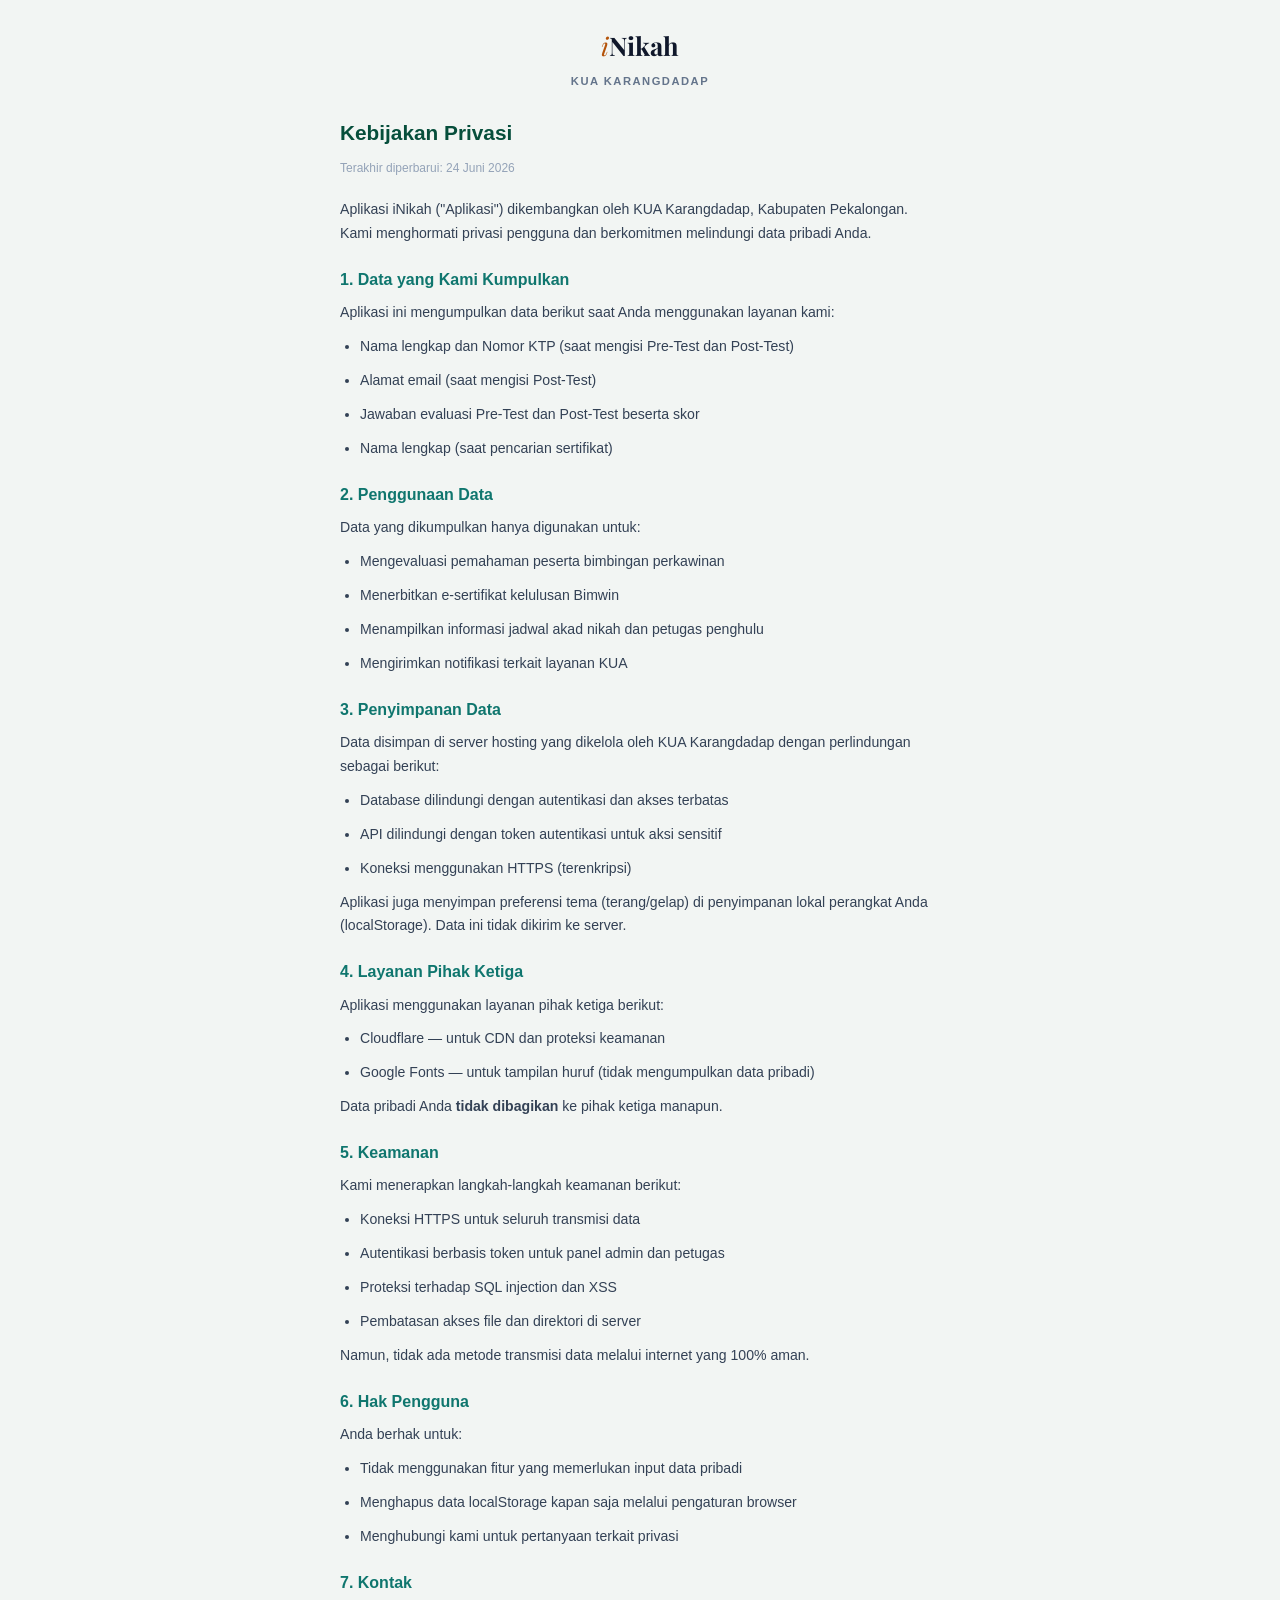
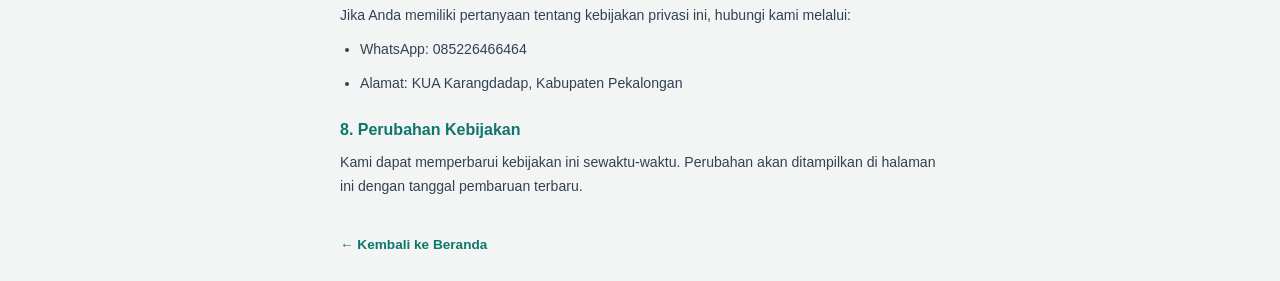
<file: privacy-policy.html>
<!DOCTYPE html>
<html lang="id">
<head>
    <meta charset="UTF-8">
    <meta name="viewport" content="width=device-width, initial-scale=1.0">
    <title>Kebijakan Privasi – iNikah</title>
    <link href="https://fonts.googleapis.com/css2?family=Playfair+Display:ital,wght@0,700;1,400&display=swap" rel="stylesheet">
    <style>
        * { box-sizing: border-box; margin: 0; padding: 0; }
        body { font-family: -apple-system, BlinkMacSystemFont, "SF Pro Text", sans-serif; color: #0f172a; background: #f2f5f3; padding: 24px 16px; line-height: 1.7; }
        .container { max-width: 600px; margin: 0 auto; }
        .logo { font-family: "Playfair Display", serif; font-size: 1.6rem; text-align: center; margin-bottom: 4px; }
        .logo .wi { font-style: italic; color: #b45309; }
        .logo .wn { font-weight: 700; }
        .subtitle { text-align: center; font-size: 0.7rem; color: #64748b; font-weight: 600; text-transform: uppercase; letter-spacing: 1.5px; margin-bottom: 24px; }
        h1 { font-size: 1.3rem; font-weight: 700; margin-bottom: 8px; color: #064e3b; }
        h2 { font-size: 1rem; font-weight: 700; margin: 20px 0 8px; color: #0f766e; }
        p, li { font-size: 0.88rem; color: #334155; margin-bottom: 10px; }
        ul { padding-left: 20px; }
        .updated { font-size: 0.75rem; color: #94a3b8; margin-bottom: 20px; }
        a { color: #0f766e; }
        .back { display: inline-block; margin-top: 24px; font-size: 0.85rem; color: #0f766e; text-decoration: none; font-weight: 600; }
    </style>
</head>
<body>
    <div class="container">
        <div class="logo"><span class="wi">i</span><span class="wn">Nikah</span></div>
        <p class="subtitle">KUA Karangdadap</p>

        <h1>Kebijakan Privasi</h1>
        <p class="updated">Terakhir diperbarui: 24 Juni 2026</p>

        <p>Aplikasi iNikah ("Aplikasi") dikembangkan oleh KUA Karangdadap, Kabupaten Pekalongan. Kami menghormati privasi pengguna dan berkomitmen melindungi data pribadi Anda.</p>

        <h2>1. Data yang Kami Kumpulkan</h2>
        <p>Aplikasi ini mengumpulkan data berikut saat Anda menggunakan layanan kami:</p>
        <ul>
            <li>Nama lengkap dan Nomor KTP (saat mengisi Pre-Test dan Post-Test)</li>
            <li>Alamat email (saat mengisi Post-Test)</li>
            <li>Jawaban evaluasi Pre-Test dan Post-Test beserta skor</li>
            <li>Nama lengkap (saat pencarian sertifikat)</li>
        </ul>

        <h2>2. Penggunaan Data</h2>
        <p>Data yang dikumpulkan hanya digunakan untuk:</p>
        <ul>
            <li>Mengevaluasi pemahaman peserta bimbingan perkawinan</li>
            <li>Menerbitkan e-sertifikat kelulusan Bimwin</li>
            <li>Menampilkan informasi jadwal akad nikah dan petugas penghulu</li>
            <li>Mengirimkan notifikasi terkait layanan KUA</li>
        </ul>

        <h2>3. Penyimpanan Data</h2>
        <p>Data disimpan di server hosting yang dikelola oleh KUA Karangdadap dengan perlindungan sebagai berikut:</p>
        <ul>
            <li>Database dilindungi dengan autentikasi dan akses terbatas</li>
            <li>API dilindungi dengan token autentikasi untuk aksi sensitif</li>
            <li>Koneksi menggunakan HTTPS (terenkripsi)</li>
        </ul>
        <p>Aplikasi juga menyimpan preferensi tema (terang/gelap) di penyimpanan lokal perangkat Anda (localStorage). Data ini tidak dikirim ke server.</p>

        <h2>4. Layanan Pihak Ketiga</h2>
        <p>Aplikasi menggunakan layanan pihak ketiga berikut:</p>
        <ul>
            <li>Cloudflare — untuk CDN dan proteksi keamanan</li>
            <li>Google Fonts — untuk tampilan huruf (tidak mengumpulkan data pribadi)</li>
        </ul>
        <p>Data pribadi Anda <strong>tidak dibagikan</strong> ke pihak ketiga manapun.</p>

        <h2>5. Keamanan</h2>
        <p>Kami menerapkan langkah-langkah keamanan berikut:</p>
        <ul>
            <li>Koneksi HTTPS untuk seluruh transmisi data</li>
            <li>Autentikasi berbasis token untuk panel admin dan petugas</li>
            <li>Proteksi terhadap SQL injection dan XSS</li>
            <li>Pembatasan akses file dan direktori di server</li>
        </ul>
        <p>Namun, tidak ada metode transmisi data melalui internet yang 100% aman.</p>

        <h2>6. Hak Pengguna</h2>
        <p>Anda berhak untuk:</p>
        <ul>
            <li>Tidak menggunakan fitur yang memerlukan input data pribadi</li>
            <li>Menghapus data localStorage kapan saja melalui pengaturan browser</li>
            <li>Menghubungi kami untuk pertanyaan terkait privasi</li>
        </ul>

        <h2>7. Kontak</h2>
        <p>Jika Anda memiliki pertanyaan tentang kebijakan privasi ini, hubungi kami melalui:</p>
        <ul>
            <li>WhatsApp: 085226466464</li>
            <li>Alamat: KUA Karangdadap, Kabupaten Pekalongan</li>
        </ul>

        <h2>8. Perubahan Kebijakan</h2>
        <p>Kami dapat memperbarui kebijakan ini sewaktu-waktu. Perubahan akan ditampilkan di halaman ini dengan tanggal pembaruan terbaru.</p>

        <a href="index.html" class="back">← Kembali ke Beranda</a>
    </div>
</body>
</html>
</file>
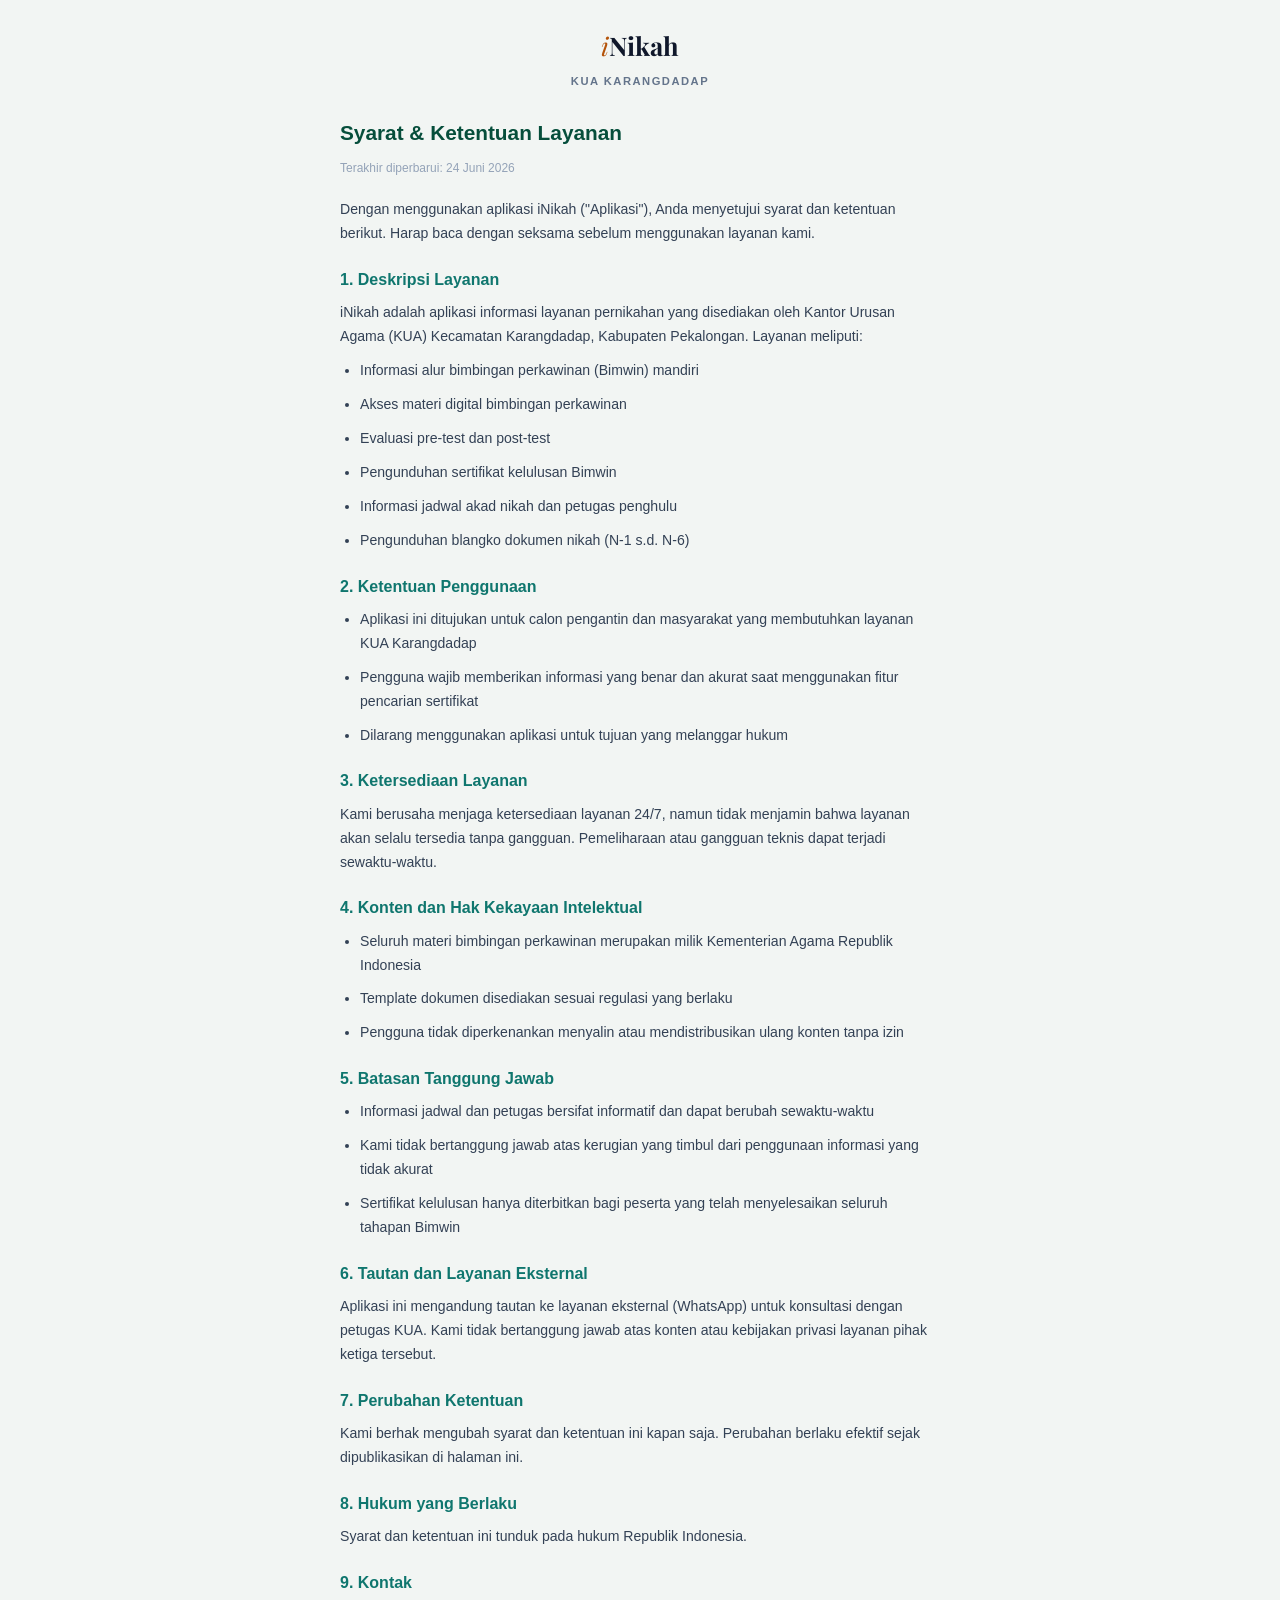
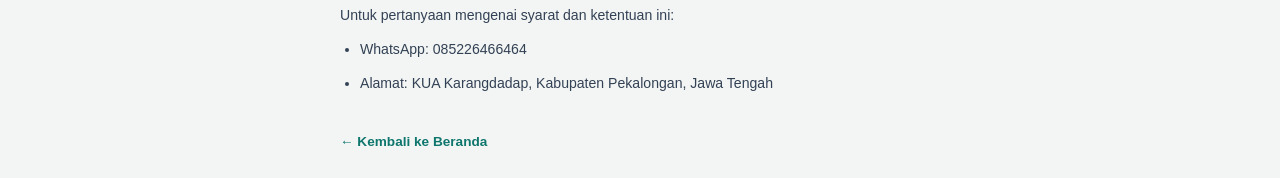
<file: terms-of-service.html>
<!DOCTYPE html>
<html lang="id">
<head>
    <meta charset="UTF-8">
    <meta name="viewport" content="width=device-width, initial-scale=1.0">
    <title>Syarat & Ketentuan – iNikah</title>
    <link href="https://fonts.googleapis.com/css2?family=Playfair+Display:ital,wght@0,700;1,400&display=swap" rel="stylesheet">
    <style>
        * { box-sizing: border-box; margin: 0; padding: 0; }
        body { font-family: -apple-system, BlinkMacSystemFont, "SF Pro Text", sans-serif; color: #0f172a; background: #f2f5f3; padding: 24px 16px; line-height: 1.7; }
        .container { max-width: 600px; margin: 0 auto; }
        .logo { font-family: "Playfair Display", serif; font-size: 1.6rem; text-align: center; margin-bottom: 4px; }
        .logo .wi { font-style: italic; color: #b45309; }
        .logo .wn { font-weight: 700; }
        .subtitle { text-align: center; font-size: 0.7rem; color: #64748b; font-weight: 600; text-transform: uppercase; letter-spacing: 1.5px; margin-bottom: 24px; }
        h1 { font-size: 1.3rem; font-weight: 700; margin-bottom: 8px; color: #064e3b; }
        h2 { font-size: 1rem; font-weight: 700; margin: 20px 0 8px; color: #0f766e; }
        p, li { font-size: 0.88rem; color: #334155; margin-bottom: 10px; }
        ul { padding-left: 20px; }
        .updated { font-size: 0.75rem; color: #94a3b8; margin-bottom: 20px; }
        a { color: #0f766e; }
        .back { display: inline-block; margin-top: 24px; font-size: 0.85rem; color: #0f766e; text-decoration: none; font-weight: 600; }
    </style>
</head>
<body>
    <div class="container">
        <div class="logo"><span class="wi">i</span><span class="wn">Nikah</span></div>
        <p class="subtitle">KUA Karangdadap</p>

        <h1>Syarat & Ketentuan Layanan</h1>
        <p class="updated">Terakhir diperbarui: 24 Juni 2026</p>

        <p>Dengan menggunakan aplikasi iNikah ("Aplikasi"), Anda menyetujui syarat dan ketentuan berikut. Harap baca dengan seksama sebelum menggunakan layanan kami.</p>

        <h2>1. Deskripsi Layanan</h2>
        <p>iNikah adalah aplikasi informasi layanan pernikahan yang disediakan oleh Kantor Urusan Agama (KUA) Kecamatan Karangdadap, Kabupaten Pekalongan. Layanan meliputi:</p>
        <ul>
            <li>Informasi alur bimbingan perkawinan (Bimwin) mandiri</li>
            <li>Akses materi digital bimbingan perkawinan</li>
            <li>Evaluasi pre-test dan post-test</li>
            <li>Pengunduhan sertifikat kelulusan Bimwin</li>
            <li>Informasi jadwal akad nikah dan petugas penghulu</li>
            <li>Pengunduhan blangko dokumen nikah (N-1 s.d. N-6)</li>
        </ul>

        <h2>2. Ketentuan Penggunaan</h2>
        <ul>
            <li>Aplikasi ini ditujukan untuk calon pengantin dan masyarakat yang membutuhkan layanan KUA Karangdadap</li>
            <li>Pengguna wajib memberikan informasi yang benar dan akurat saat menggunakan fitur pencarian sertifikat</li>
            <li>Dilarang menggunakan aplikasi untuk tujuan yang melanggar hukum</li>
        </ul>

        <h2>3. Ketersediaan Layanan</h2>
        <p>Kami berusaha menjaga ketersediaan layanan 24/7, namun tidak menjamin bahwa layanan akan selalu tersedia tanpa gangguan. Pemeliharaan atau gangguan teknis dapat terjadi sewaktu-waktu.</p>

        <h2>4. Konten dan Hak Kekayaan Intelektual</h2>
        <ul>
            <li>Seluruh materi bimbingan perkawinan merupakan milik Kementerian Agama Republik Indonesia</li>
            <li>Template dokumen disediakan sesuai regulasi yang berlaku</li>
            <li>Pengguna tidak diperkenankan menyalin atau mendistribusikan ulang konten tanpa izin</li>
        </ul>

        <h2>5. Batasan Tanggung Jawab</h2>
        <ul>
            <li>Informasi jadwal dan petugas bersifat informatif dan dapat berubah sewaktu-waktu</li>
            <li>Kami tidak bertanggung jawab atas kerugian yang timbul dari penggunaan informasi yang tidak akurat</li>
            <li>Sertifikat kelulusan hanya diterbitkan bagi peserta yang telah menyelesaikan seluruh tahapan Bimwin</li>
        </ul>

        <h2>6. Tautan dan Layanan Eksternal</h2>
        <p>Aplikasi ini mengandung tautan ke layanan eksternal (WhatsApp) untuk konsultasi dengan petugas KUA. Kami tidak bertanggung jawab atas konten atau kebijakan privasi layanan pihak ketiga tersebut.</p>

        <h2>7. Perubahan Ketentuan</h2>
        <p>Kami berhak mengubah syarat dan ketentuan ini kapan saja. Perubahan berlaku efektif sejak dipublikasikan di halaman ini.</p>

        <h2>8. Hukum yang Berlaku</h2>
        <p>Syarat dan ketentuan ini tunduk pada hukum Republik Indonesia.</p>

        <h2>9. Kontak</h2>
        <p>Untuk pertanyaan mengenai syarat dan ketentuan ini:</p>
        <ul>
            <li>WhatsApp: 085226466464</li>
            <li>Alamat: KUA Karangdadap, Kabupaten Pekalongan, Jawa Tengah</li>
        </ul>

        <a href="index.html" class="back">← Kembali ke Beranda</a>
    </div>
</body>
</html>
</file>
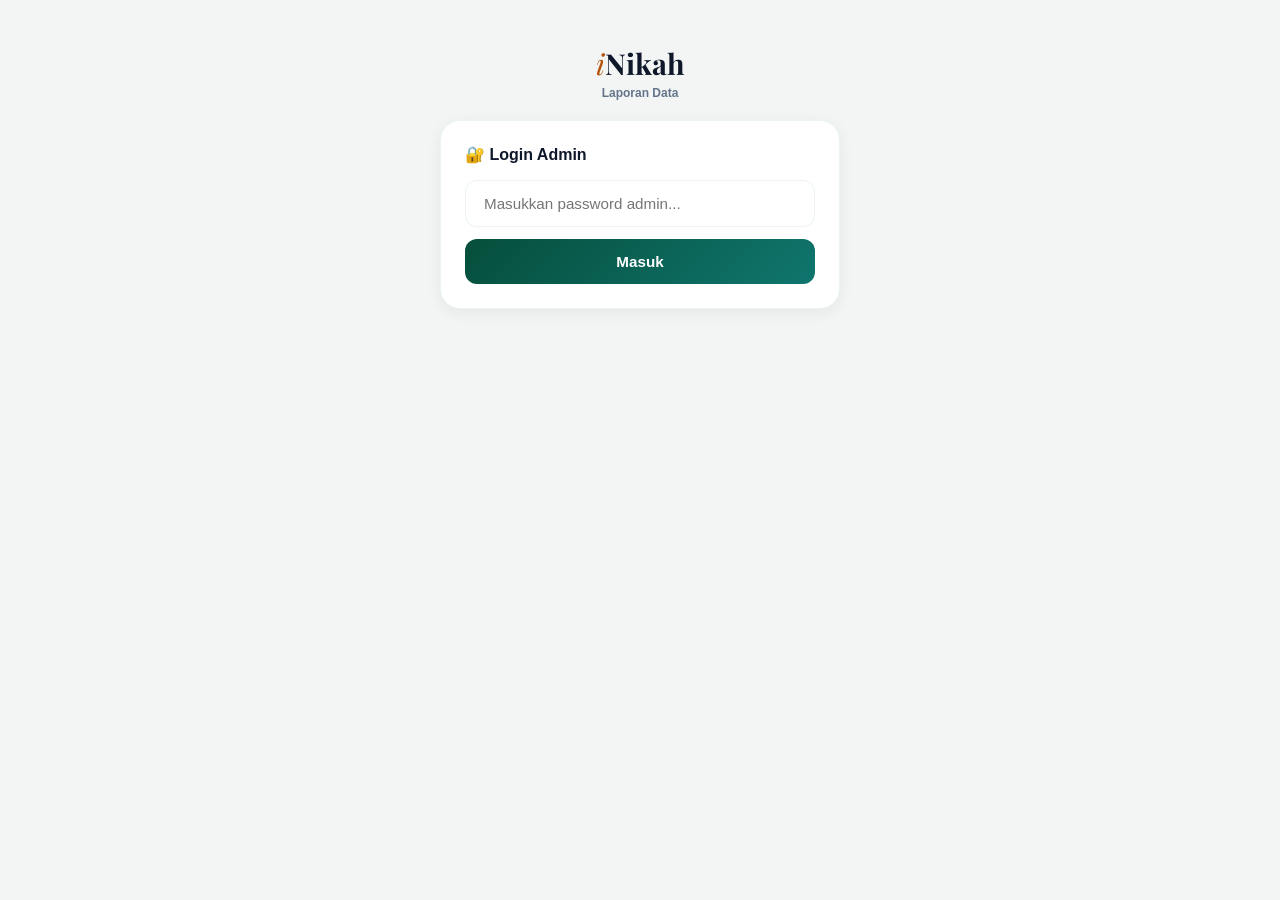
<file: inikah/laporan.html>
<!DOCTYPE html>
<html lang="id">
<head>
    <meta charset="UTF-8">
    <meta name="viewport" content="width=device-width, initial-scale=1.0">
    <title>Laporan Data – iNikah</title>
    <link href="https://fonts.googleapis.com/icon?family=Material+Icons+Outlined" rel="stylesheet">
    <link href="https://fonts.googleapis.com/css2?family=Playfair+Display:ital,wght@0,700;1,400&display=swap" rel="stylesheet">
    <style>
        :root {
            --green-deep: #064e3b;
            --green-mid: #0f766e;
            --green-light: #14b8a6;
            --bg: #f2f5f3;
            --text: #0f172a;
            --muted: #64748b;
            --border: rgba(15, 118, 110, 0.08);
        }
        * { box-sizing: border-box; margin: 0; padding: 0; }
        body {
            font-family: -apple-system, BlinkMacSystemFont, "SF Pro Text", sans-serif;
            background: var(--bg); color: var(--text);
            padding: 20px; min-height: 100vh;
        }
        .container { max-width: 1000px; margin: 0 auto; }
        .header {
            text-align: center; padding: 24px 0 20px;
        }
        .logo {
            font-family: "Playfair Display", serif;
            font-size: 1.8rem;
        }
        .logo .wi { font-style: italic; color: #b45309; }
        .logo .wn { font-weight: 700; }
        .sub { font-size: 0.75rem; color: var(--muted); margin-top: 4px; font-weight: 600; }

        /* LOGIN */
        .login-box {
            background: #fff; border-radius: 20px; padding: 24px;
            box-shadow: 0 4px 16px rgba(0,0,0,0.06); border: 1px solid var(--border);
            max-width: 400px; margin: 0 auto;
        }
        .login-box h3 { font-size: 1rem; font-weight: 700; margin-bottom: 16px; }
        .login-box input {
            width: 100%; padding: 14px 18px; border-radius: 12px;
            border: 1.5px solid var(--border); font-size: 0.95rem;
            outline: none; margin-bottom: 12px;
        }
        .login-box button {
            width: 100%; padding: 14px; border-radius: 12px; border: none;
            background: linear-gradient(135deg, var(--green-deep), var(--green-mid));
            color: #fff; font-size: 0.95rem; font-weight: 700; cursor: pointer;
        }
        .login-box button:hover { opacity: 0.9; }
        .login-error { color: #ef4444; font-size: 0.8rem; margin-top: 10px; display: none; }

        /* TABS */
        .tabs-nav {
            display: flex; gap: 8px; overflow-x: auto; padding: 10px 0 16px;
            -webkit-overflow-scrolling: touch;
        }
        .tabs-nav::-webkit-scrollbar { display: none; }
        .tab-btn {
            padding: 10px 18px; border-radius: 24px; border: 1.5px solid var(--border);
            background: #fff; font-size: 0.82rem; font-weight: 600;
            cursor: pointer; white-space: nowrap; color: var(--text);
            transition: all 0.2s;
        }
        .tab-btn.active {
            background: linear-gradient(135deg, var(--green-deep), var(--green-mid));
            color: #fff; border-color: transparent;
        }

        /* PANEL */
        .tab-panel { display: none; }
        .tab-panel.active { display: block; }

        /* TABLE CARD */
        .table-card {
            background: #fff; border-radius: 16px; padding: 20px;
            box-shadow: 0 4px 16px rgba(0,0,0,0.06); border: 1px solid var(--border);
        }
        .table-toolbar {
            display: flex; gap: 10px; margin-bottom: 14px; flex-wrap: wrap; align-items: center;
        }
        .search-input {
            flex: 1; min-width: 180px; padding: 10px 14px; border-radius: 10px;
            border: 1.5px solid var(--border); font-size: 0.85rem; outline: none;
        }
        .search-input:focus { border-color: var(--green-light); }
        .month-input {
            padding: 9px 12px; border-radius: 10px; border: 1.5px solid var(--border);
            font-size: 0.8rem; outline: none; color: var(--text); background: #fff;
        }
        .month-input:focus { border-color: var(--green-light); }
        .btn-action {
            padding: 9px 16px; border-radius: 10px; border: none;
            font-size: 0.8rem; font-weight: 600; cursor: pointer;
            display: inline-flex; align-items: center; gap: 4px;
        }
        .btn-print {
            background: #f0fdf4; color: var(--green-deep); border: 1px solid var(--border);
        }
        .btn-export {
            background: linear-gradient(135deg, var(--green-deep), var(--green-mid));
            color: #fff;
        }
        .btn-action:hover { opacity: 0.85; }

        /* TABLE */
        .table-wrap { overflow-x: auto; -webkit-overflow-scrolling: touch; }
        .data-table {
            width: 100%; border-collapse: collapse; font-size: 0.8rem;
        }
        .data-table th {
            background: var(--green-deep); color: #fff; padding: 10px 12px;
            text-align: left; font-weight: 600; white-space: nowrap;
        }
        .data-table td {
            padding: 9px 12px; border-bottom: 1px solid var(--border);
            white-space: nowrap;
        }
        .data-table tr:nth-child(even) td { background: #f8faf9; }
        .data-table tr:hover td { background: #ecfdf5; }
        .data-table a { color: var(--green-mid); text-decoration: none; font-weight: 600; }
        .data-table a:hover { text-decoration: underline; }

        .empty-state {
            text-align: center; padding: 40px 20px; color: var(--muted); font-size: 0.9rem;
        }
        .loading-state {
            text-align: center; padding: 30px; color: var(--muted); font-size: 0.85rem;
        }

        .footer-link {
            text-align: center; margin-top: 24px; font-size: 0.75rem;
        }
        .footer-link a {
            color: var(--green-mid); text-decoration: none; font-weight: 600;
        }

        /* PRINT STYLES */
        @media print {
            body { padding: 0; background: #fff; }
            .header, .tabs-nav, .table-toolbar, .footer-link, #loginScreen { display: none !important; }
            .tab-panel { display: none !important; }
            .tab-panel.printing { display: block !important; }
            .table-card { box-shadow: none; border: none; padding: 0; border-radius: 0; }
            .data-table th { background: #333 !important; color: #fff !important; -webkit-print-color-adjust: exact; print-color-adjust: exact; }
            .data-table tr:nth-child(even) td { background: #f3f3f3 !important; -webkit-print-color-adjust: exact; print-color-adjust: exact; }
            .container { max-width: 100%; }
            .print-title { display: block !important; font-size: 1rem; font-weight: 700; margin-bottom: 10px; }
        }
        .print-title { display: none; }

        @media (max-width: 600px) {
            body { padding: 12px; }
            .table-card { padding: 14px; border-radius: 12px; }
            .tab-btn { padding: 8px 14px; font-size: 0.78rem; }
        }
    </style>
</head>
<body>
    <!-- LOGIN SCREEN -->
    <div id="loginScreen" class="container">
        <div class="header">
            <div class="logo"><span class="wi">i</span><span class="wn">Nikah</span></div>
            <p class="sub">Laporan Data</p>
        </div>
        <div class="login-box">
            <h3>🔐 Login Admin</h3>
            <input type="password" id="adminPass" placeholder="Masukkan password admin...">
            <button onclick="doLogin()">Masuk</button>
            <p class="login-error" id="loginError">Password salah!</p>
        </div>
    </div>

    <!-- MAIN PANEL -->
    <div id="mainPanel" class="container" style="display:none;">
        <div class="header">
            <div class="logo"><span class="wi">i</span><span class="wn">Nikah</span></div>
            <p class="sub">Laporan Data</p>
        </div>

        <!-- TAB NAV -->
        <div class="tabs-nav">
            <button class="tab-btn active" onclick="switchTab('pretest')">Pre-Test</button>
            <button class="tab-btn" onclick="switchTab('posttest')">Post-Test</button>
            <button class="tab-btn" onclick="switchTab('jadwal')">Jadwal Akad</button>
            <button class="tab-btn" onclick="switchTab('petugas')">Petugas</button>
            <button class="tab-btn" onclick="switchTab('sertifikat')">Sertifikat</button>
        </div>

        <!-- TAB: PRE-TEST -->
        <div class="tab-panel active" id="panel-pretest">
            <div class="table-card">
                <div class="print-title">Laporan Data Pre-Test</div>
                <div class="table-toolbar">
                    <input class="search-input" type="text" placeholder="🔍 Cari nama, NIK..." oninput="filterTable('pretest')">
                    <input class="month-input" type="month" id="month-pretest" title="Filter bulan">
                    <button class="btn-action btn-print" onclick="cetakTab('pretest')">🖨️ Cetak</button>
                    <button class="btn-action btn-export" onclick="exportExcel('pretest')">📥 Export Excel</button>
                </div>
                <div class="table-wrap">
                    <table class="data-table" id="table-pretest">
                        <thead>
                            <tr><th>No</th><th>Nama</th><th>NIK</th><th>No HP</th><th>Skor</th><th>Tanggal</th></tr>
                        </thead>
                        <tbody></tbody>
                    </table>
                </div>
                <div class="loading-state" id="loading-pretest">Memuat data...</div>
            </div>
        </div>

        <!-- TAB: POST-TEST -->
        <div class="tab-panel" id="panel-posttest">
            <div class="table-card">
                <div class="print-title">Laporan Data Post-Test</div>
                <div class="table-toolbar">
                    <input class="search-input" type="text" placeholder="🔍 Cari nama, NIK..." oninput="filterTable('posttest')">
                    <input class="month-input" type="month" id="month-posttest" title="Filter bulan">
                    <button class="btn-action btn-print" onclick="cetakTab('posttest')">🖨️ Cetak</button>
                    <button class="btn-action btn-export" onclick="exportExcel('posttest')">📥 Export Excel</button>
                </div>
                <div class="table-wrap">
                    <table class="data-table" id="table-posttest">
                        <thead>
                            <tr><th>No</th><th>Nama</th><th>NIK</th><th>No HP</th><th>Skor</th><th>Tanggal</th></tr>
                        </thead>
                        <tbody></tbody>
                    </table>
                </div>
                <div class="loading-state" id="loading-posttest">Memuat data...</div>
            </div>
        </div>

        <!-- TAB: JADWAL -->
        <div class="tab-panel" id="panel-jadwal">
            <div class="table-card">
                <div class="print-title">Laporan Jadwal Akad</div>
                <div class="table-toolbar">
                    <input class="search-input" type="text" placeholder="🔍 Cari nama..." oninput="filterTable('jadwal')">
                    <input class="month-input" type="month" id="month-jadwal" title="Filter bulan">
                    <button class="btn-action btn-print" onclick="cetakTab('jadwal')">🖨️ Cetak</button>
                    <button class="btn-action btn-export" onclick="exportExcel('jadwal')">📥 Export Excel</button>
                </div>
                <div class="table-wrap">
                    <table class="data-table" id="table-jadwal">
                        <thead>
                            <tr><th>No</th><th>Tanggal Akad</th><th>Jam</th><th>Nama Pria</th><th>Nama Wanita</th><th>Alamat</th></tr>
                        </thead>
                        <tbody></tbody>
                    </table>
                </div>
                <div class="loading-state" id="loading-jadwal">Memuat data...</div>
            </div>
        </div>

        <!-- TAB: PETUGAS -->
        <div class="tab-panel" id="panel-petugas">
            <div class="table-card">
                <div class="print-title">Laporan Data Petugas</div>
                <div class="table-toolbar">
                    <input class="search-input" type="text" placeholder="🔍 Cari nama petugas..." oninput="filterTable('petugas')">
                    <input class="month-input" type="month" id="month-petugas" title="Filter bulan">
                    <button class="btn-action btn-print" onclick="cetakTab('petugas')">🖨️ Cetak</button>
                    <button class="btn-action btn-export" onclick="exportExcel('petugas')">📥 Export Excel</button>
                </div>
                <div class="table-wrap">
                    <table class="data-table" id="table-petugas">
                        <thead>
                            <tr><th>No</th><th>Nama Petugas</th><th>Tanggal</th><th>Jam</th><th>Nama Pria</th><th>Nama Wanita</th><th>Foto</th></tr>
                        </thead>
                        <tbody></tbody>
                    </table>
                </div>
                <div class="loading-state" id="loading-petugas">Memuat data...</div>
            </div>
        </div>

        <!-- TAB: SERTIFIKAT -->
        <div class="tab-panel" id="panel-sertifikat">
            <div class="table-card">
                <div class="print-title">Laporan Data Sertifikat</div>
                <div class="table-toolbar">
                    <input class="search-input" type="text" placeholder="🔍 Cari nama..." oninput="filterTable('sertifikat')">
                    <input class="month-input" type="month" id="month-sertifikat" title="Filter bulan">
                    <button class="btn-action btn-print" onclick="cetakTab('sertifikat')">🖨️ Cetak</button>
                    <button class="btn-action btn-export" onclick="exportExcel('sertifikat')">📥 Export Excel</button>
                </div>
                <div class="table-wrap">
                    <table class="data-table" id="table-sertifikat">
                        <thead>
                            <tr><th>No</th><th>Nama</th><th>Link</th><th>Tanggal</th></tr>
                        </thead>
                        <tbody></tbody>
                    </table>
                </div>
                <div class="loading-state" id="loading-sertifikat">Memuat data...</div>
            </div>
        </div>

        <p class="footer-link">
            <a href="admin.html">← Kembali ke Admin</a>
        </p>
    </div>

    <script>
        const ADMIN_PASSWORD = 'placeholder';
        let AUTH_TOKEN = '';

        function checkToken() {
            if (!AUTH_TOKEN) return;
            fetch('api/auth.php?action=verify', {
                headers: { 'Authorization': 'Bearer ' + AUTH_TOKEN }
            })
            .then(r => r.json())
            .then(res => {
                if (!res.valid) { alert('Sesi habis. Silakan login ulang.'); doLogout(); }
            })
            .catch(() => {});
        }

        function doLogout() {
            localStorage.removeItem('inikah-admin-token');
            AUTH_TOKEN = '';
            document.getElementById('mainPanel').style.display = 'none';
            document.getElementById('loginScreen').style.display = 'block';
        }

        function authFetch(url, options = {}) {
            const headers = options.headers || {};
            if (AUTH_TOKEN) {
                headers['Authorization'] = 'Bearer ' + AUTH_TOKEN;
            }
            return fetch(url, { ...options, headers }).then(r => {
                if (r.status === 401) { doLogout(); return null; }
                return r.json();
            });
        }

        (function() {
            const saved = localStorage.getItem('inikah-admin-token');
            if (saved) {
                AUTH_TOKEN = saved;
                fetch('api/auth.php?action=verify', {
                    headers: { 'Authorization': 'Bearer ' + AUTH_TOKEN }
                })
                    .then(r => r.json())
                    .then(res => {
                        if (res.valid) {
                            document.getElementById('loginScreen').style.display = 'none';
                            document.getElementById('mainPanel').style.display = 'block';
                            loadAllData();
                        }
                    }).catch(() => {});
            }
        })();

        setInterval(checkToken, 600000);

        const rawData = { pretest: [], posttest: [], jadwal: [], petugas: [], sertifikat: [] };

        function doLogin() {
            const pass = document.getElementById('adminPass').value;
            fetch('api/auth.php', {
                method: 'POST',
                headers: { 'Content-Type': 'application/json' },
                body: JSON.stringify({ password: pass, role: 'admin' })
            })
            .then(r => r.json())
            .then(res => {
                if (res.success) {
                    AUTH_TOKEN = res.token;
                    localStorage.setItem('inikah-admin-token', AUTH_TOKEN);
                    document.getElementById('loginScreen').style.display = 'none';
                    document.getElementById('mainPanel').style.display = 'block';
                    loadAllData();
                } else {
                    document.getElementById('loginError').style.display = 'block';
                }
            })
            .catch(() => {
                document.getElementById('loginError').style.display = 'block';
            });
        }
        document.getElementById('adminPass').addEventListener('keypress', e => {
            if (e.key === 'Enter') doLogin();
        });

        function esc(text) {
            const d = document.createElement('div');
            d.textContent = text || '';
            return d.innerHTML;
        }

        function maskNIK(nik) {
            if (!nik || nik.length < 8) return esc(nik);
            return esc(nik.slice(0, 6) + '****' + nik.slice(-4));
        }

        function formatTgl(str) {
            if (!str) return '-';
            var d = new Date(str);
            if (isNaN(d.getTime())) return esc(str);
            var dd = String(d.getDate()).padStart(2, '0');
            var mm = String(d.getMonth() + 1).padStart(2, '0');
            var yyyy = d.getFullYear();
            return dd + '/' + mm + '/' + yyyy;
        }

        function loadAllData() {
            loadPretest();
            loadPosttest();
            loadJadwal();
            loadPetugas();
            loadSertifikat();
        }

        function loadPretest() {
            authFetch('api/admin-api.php?action=getHasilTest&tipe=pretest')
                .then(data => {
                    if (data) { rawData.pretest = data || []; renderTable('pretest', rawData.pretest); }
                })
                .catch(() => showError('pretest'));
        }

        function loadPosttest() {
            authFetch('api/admin-api.php?action=getHasilTest&tipe=posttest')
                .then(data => {
                    if (data) { rawData.posttest = data || []; renderTable('posttest', rawData.posttest); }
                })
                .catch(() => showError('posttest'));
        }

        function loadJadwal() {
            fetch('api/jadwal-api.php?action=getJadwal')
                .then(r => r.json())
                .then(data => {
                    rawData.jadwal = data || [];
                    renderTable('jadwal', rawData.jadwal);
                })
                .catch(() => showError('jadwal'));
        }

        function loadPetugas() {
            fetch('api/jadwal-api.php?action=getPetugas')
                .then(r => r.json())
                .then(data => {
                    rawData.petugas = data || [];
                    renderTable('petugas', rawData.petugas);
                })
                .catch(() => showError('petugas'));
        }

        function loadSertifikat() {
            authFetch('api/admin-api.php?action=getSertifikat')
                .then(data => {
                    if (data) { rawData.sertifikat = data || []; renderTable('sertifikat', rawData.sertifikat); }
                })
                .catch(() => showError('sertifikat'));
        }

        function showError(tab) {
            document.getElementById('loading-' + tab).innerHTML = '<span style="color:#ef4444;">Gagal memuat data.</span>';
        }

        // RENDER TABLE
        function renderTable(tab, data) {
            const tbody = document.querySelector('#table-' + tab + ' tbody');
            const loading = document.getElementById('loading-' + tab);
            loading.style.display = 'none';

            if (!data || data.length === 0) {
                tbody.innerHTML = '<tr><td colspan="8" style="text-align:center;color:var(--muted);padding:30px;">Belum ada data.</td></tr>';
                return;
            }

            let html = '';
            data.forEach((item, i) => {
                html += '<tr>';
                switch (tab) {
                    case 'pretest':
                    case 'posttest':
                        html += '<td>' + (i + 1) + '</td>';
                        html += '<td>' + esc(item.nama || item.nama_lengkap || '') + '</td>';
                        html += '<td>' + maskNIK(item.nik || '') + '</td>';
                        html += '<td>' + esc(item.no_hp || item.email || '') + '</td>';
                        html += '<td>' + esc(item.skor || item.nilai || '') + '</td>';
                        html += '<td>' + formatTgl(item.tanggal || item.created_at || '') + '</td>';
                        break;
                    case 'jadwal':
                        html += '<td>' + (i + 1) + '</td>';
                        html += '<td>' + formatTgl(item.tanggal_akad || item.tanggal || '') + '</td>';
                        html += '<td>' + esc(item.waktu || item.jam || '') + '</td>';
                        html += '<td>' + esc(item.nama_pria || '') + '</td>';
                        html += '<td>' + esc(item.nama_wanita || '') + '</td>';
                        html += '<td>' + esc(item.desa || item.alamat || '') + '</td>';
                        break;
                    case 'petugas':
                        html += '<td>' + (i + 1) + '</td>';
                        html += '<td>' + esc(item.nama_petugas || '') + '</td>';
                        html += '<td>' + formatTgl(item.tanggal || '') + '</td>';
                        html += '<td>' + esc(item.waktu || item.jam || '') + '</td>';
                        html += '<td>' + esc(item.nama_pria || '') + '</td>';
                        html += '<td>' + esc(item.nama_wanita || '') + '</td>';
                        html += '<td>' + (item.foto ? '<a href="' + esc(item.foto) + '" target="_blank">Lihat</a>' : '-') + '</td>';
                        break;
                    case 'sertifikat':
                        html += '<td>' + (i + 1) + '</td>';
                        html += '<td>' + esc(item.nama || '') + '</td>';
                        html += '<td><a href="' + esc(item.link || item.file_path || '') + '" target="_blank">Lihat</a></td>';
                        html += '<td>' + formatTgl(item.tanggal || item.created_at || '') + '</td>';
                        break;
                }
                html += '</tr>';
            });
            tbody.innerHTML = html;
        }

        // TABS
        function switchTab(tab) {
            document.querySelectorAll('.tab-btn').forEach(btn => btn.classList.remove('active'));
            document.querySelectorAll('.tab-panel').forEach(p => p.classList.remove('active'));
            document.getElementById('panel-' + tab).classList.add('active');
            // Highlight active tab button
            const btns = document.querySelectorAll('.tab-btn');
            const tabs = ['pretest', 'posttest', 'jadwal', 'petugas', 'sertifikat'];
            const idx = tabs.indexOf(tab);
            if (idx >= 0 && btns[idx]) btns[idx].classList.add('active');
        }

        // FILTER
        function filterTable(tab) {
            const input = document.querySelector('#panel-' + tab + ' .search-input');
            const query = (input.value || '').toLowerCase().trim();
            const data = rawData[tab];

            if (!query) {
                renderTable(tab, data);
                return;
            }

            const filtered = data.filter(item => {
                const values = Object.values(item).join(' ').toLowerCase();
                return values.includes(query);
            });
            renderTable(tab, filtered);
        }

        // PRINT
        function cetakTab(tab) {
            // Add printing class for @media print
            document.querySelectorAll('.tab-panel').forEach(p => p.classList.remove('printing'));
            document.getElementById('panel-' + tab).classList.add('printing');
            window.print();
            setTimeout(() => {
                document.getElementById('panel-' + tab).classList.remove('printing');
            }, 1000);
        }

        // Ambil field tanggal sesuai jenis tab
        function getTanggal(tab, item) {
            switch (tab) {
                case 'jadwal':  return item.tanggal_akad || item.tanggal || '';
                case 'petugas': return item.tanggal || '';
                default:        return item.tanggal || item.created_at || '';
            }
        }

        // Bangun baris data sesuai kolom tiap tab
        function buildRow(tab, item, no) {
            switch (tab) {
                case 'pretest':
                case 'posttest':
                    return [no, item.nama || item.nama_lengkap || '', maskNIK(item.nik || ''), item.no_hp || item.email || '', item.skor || item.nilai || '', formatTgl(item.tanggal || item.created_at || '')];
                case 'jadwal':
                    return [no, formatTgl(item.tanggal_akad || item.tanggal || ''), item.waktu || item.jam || '', item.nama_pria || '', item.nama_wanita || '', item.desa || item.alamat || ''];
                case 'petugas':
                    return [no, item.nama_petugas || '', formatTgl(item.tanggal || ''), item.waktu || item.jam || '', item.nama_pria || '', item.nama_wanita || '', item.foto || '-'];
                case 'sertifikat':
                    return [no, item.nama || '', item.link || item.file_path || '', formatTgl(item.tanggal || item.created_at || '')];
            }
            return [];
        }

        const TAB_HEADERS = {
            pretest:    ['No', 'Nama', 'NIK', 'No HP', 'Skor', 'Tanggal'],
            posttest:   ['No', 'Nama', 'NIK', 'No HP', 'Skor', 'Tanggal'],
            jadwal:     ['No', 'Tanggal Akad', 'Jam', 'Nama Pria', 'Nama Wanita', 'Alamat'],
            petugas:    ['No', 'Nama Petugas', 'Tanggal', 'Jam', 'Nama Pria', 'Nama Wanita', 'Foto'],
            sertifikat: ['No', 'Nama', 'Link', 'Tanggal']
        };

        const TAB_LABELS = {
            pretest: 'Pre-Test', posttest: 'Post-Test', jadwal: 'Jadwal Akad',
            petugas: 'Petugas', sertifikat: 'Sertifikat'
        };

        const BULAN_ID = ['Januari','Februari','Maret','April','Mei','Juni','Juli','Agustus','September','Oktober','November','Desember'];

        // EXPORT EXCEL (.xls) — difilter berdasarkan bulan
        function exportExcel(tab) {
            const bulanVal = (document.getElementById('month-' + tab).value || '').trim(); // format: YYYY-MM
            let data = rawData[tab] || [];

            // Filter berdasarkan bulan jika dipilih
            if (bulanVal) {
                data = data.filter(item => {
                    const tgl = (getTanggal(tab, item) || '').toString();
                    return tgl.slice(0, 7) === bulanVal; // cocokkan YYYY-MM
                });
            }

            if (data.length === 0) {
                alert(bulanVal ? 'Tidak ada data pada bulan tersebut.' : 'Belum ada data untuk diekspor.');
                return;
            }

            const headers = TAB_HEADERS[tab];
            let periode = 'Semua Data';
            if (bulanVal) {
                const [th, bl] = bulanVal.split('-');
                periode = BULAN_ID[parseInt(bl, 10) - 1] + ' ' + th;
            }

            // Bangun tabel HTML (Excel bisa membuka format ini sebagai .xls)
            let html = '<table border="1"><thead>';
            html += '<tr><th colspan="' + headers.length + '" style="font-size:14px;background:#064e3b;color:#fff;">Laporan ' + TAB_LABELS[tab] + ' - iNikah KUA Karangdadap (' + periode + ')</th></tr>';
            html += '<tr>' + headers.map(h => '<th style="background:#0f766e;color:#fff;">' + h + '</th>').join('') + '</tr>';
            html += '</thead><tbody>';
            data.forEach((item, i) => {
                const row = buildRow(tab, item, i + 1);
                html += '<tr>' + row.map(c => '<td>' + escXml(c) + '</td>').join('') + '</tr>';
            });
            html += '</tbody></table>';

            const fullDoc = '<html xmlns:o="urn:schemas-microsoft-com:office:office" xmlns:x="urn:schemas-microsoft-com:office:excel"><head><meta charset="UTF-8"></head><body>' + html + '</body></html>';

            const periodeFile = bulanVal ? bulanVal : 'semua';
            const filename = 'laporan_' + tab + '_' + periodeFile + '.xls';

            const blob = new Blob(['\uFEFF' + fullDoc], { type: 'application/vnd.ms-excel;charset=utf-8;' });
            const url = URL.createObjectURL(blob);
            const link = document.createElement('a');
            link.href = url;
            link.download = filename;
            document.body.appendChild(link);
            link.click();
            document.body.removeChild(link);
            URL.revokeObjectURL(url);
        }

        // Escape untuk konten sel Excel
        function escXml(text) {
            return (text == null ? '' : text.toString())
                .replace(/&/g, '&amp;').replace(/</g, '&lt;').replace(/>/g, '&gt;');
        }
    </script>
</body>
</html>
</file>
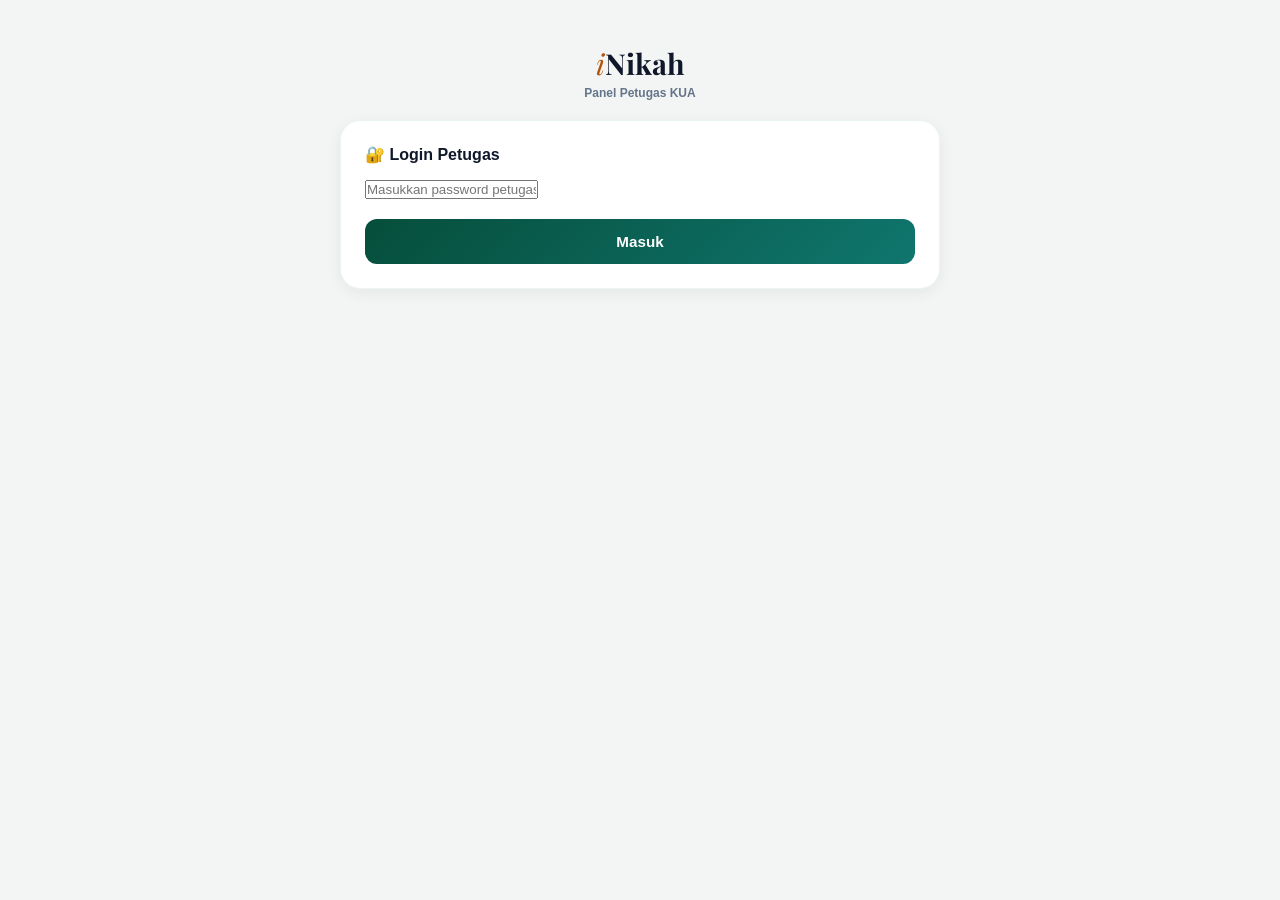
<file: inikah/petugas.html>
<!DOCTYPE html>
<html lang="id">
<head>
    <meta charset="UTF-8">
    <meta name="viewport" content="width=device-width, initial-scale=1.0">
    <title>Petugas KUA – iNikah</title>
    <link href="https://fonts.googleapis.com/icon?family=Material+Icons+Outlined" rel="stylesheet">
    <link href="https://fonts.googleapis.com/css2?family=Playfair+Display:ital,wght@0,700;1,400&display=swap" rel="stylesheet">
    <style>
        :root {
            --green-deep: #064e3b;
            --green-mid: #0f766e;
            --green-light: #14b8a6;
            --bg: #f2f5f3;
            --text: #0f172a;
            --muted: #64748b;
            --border: rgba(15, 118, 110, 0.08);
        }
        * { box-sizing: border-box; margin: 0; padding: 0; }
        body {
            font-family: -apple-system, BlinkMacSystemFont, "SF Pro Text", sans-serif;
            background: var(--bg); color: var(--text);
            padding: 20px; min-height: 100vh;
        }
        .admin-container { max-width: 600px; margin: 0 auto; }
        .admin-header { text-align: center; padding: 24px 0 20px; }
        .admin-logo { font-family: "Playfair Display", serif; font-size: 1.8rem; }
        .admin-logo .wi { font-style: italic; color: #b45309; }
        .admin-logo .wn { font-weight: 700; }
        .admin-sub { font-size: 0.75rem; color: var(--muted); margin-top: 4px; font-weight: 600; }
        .card {
            background: #fff; border-radius: 20px; padding: 24px;
            box-shadow: 0 4px 16px rgba(0,0,0,0.06); border: 1px solid var(--border);
            margin-bottom: 20px;
        }
        .card h3 { font-size: 1rem; font-weight: 700; margin-bottom: 6px; }
        .card .note {
            font-size: 0.72rem; color: #ef4444; font-weight: 600;
            margin-bottom: 16px; padding: 8px 12px; background: #fef2f2;
            border-radius: 8px; border: 1px solid #fecaca;
        }
        .form-group { margin-bottom: 12px; }
        .form-group label {
            display: block; font-size: 0.8rem; font-weight: 600;
            margin-bottom: 5px; color: var(--text);
        }
        .form-group input[type="text"],
        .form-group input[type="date"],
        .form-group input[type="file"] {
            width: 100%; padding: 12px 16px; border-radius: 12px;
            border: 1.5px solid var(--border); font-size: 0.9rem;
            outline: none; background: #fff;
        }
        .form-group input:focus {
            border-color: var(--green-mid);
            box-shadow: 0 0 0 3px rgba(15, 118, 110, 0.08);
        }
        .btn-submit {
            width: 100%; padding: 14px; border-radius: 12px; border: none;
            background: linear-gradient(135deg, var(--green-deep), var(--green-mid));
            color: #fff; font-size: 0.95rem; font-weight: 700; cursor: pointer;
            margin-top: 8px;
        }
        .btn-submit:disabled { opacity: 0.6; cursor: not-allowed; }
        .status-msg { font-size: 0.8rem; margin-top: 10px; display: none; }
        .data-list { margin-top: 12px; }
        .data-item {
            padding: 12px 14px; border-radius: 12px; background: var(--bg);
            margin-bottom: 8px; border: 1px solid var(--border);
        }
        .data-item .data-row {
            display: flex; justify-content: space-between; align-items: start;
        }
        .data-item p { font-size: 0.82rem; margin-bottom: 2px; }
        .data-item .label { color: var(--muted); font-size: 0.72rem; }
        .btn-hapus {
            background: #fee2e2; border: none; border-radius: 8px;
            padding: 6px 10px; cursor: pointer; color: #ef4444;
            font-size: 0.7rem; font-weight: 700; flex-shrink: 0;
        }
        .petugas-foto {
            width: 60px; height: 60px; border-radius: 10px;
            object-fit: cover; margin-right: 12px; border: 1px solid var(--border);
        }
    </style>
</head>
<body>
    <!-- LOGIN SCREEN -->
    <div id="loginScreen" class="admin-container">
        <div class="admin-header">
            <div class="admin-logo"><span class="wi">i</span><span class="wn">Nikah</span></div>
            <p class="admin-sub">Panel Petugas KUA</p>
        </div>
        <div class="card">
            <h3>🔐 Login Petugas</h3>
            <div class="form-group" style="margin-top:16px;">
                <input type="password" id="petugasPass" placeholder="Masukkan password petugas..." onkeypress="if(event.key==='Enter')loginPetugas()">
            </div>
            <button onclick="loginPetugas()" class="btn-submit">Masuk</button>
            <p id="loginError" class="status-msg" style="color:#ef4444;">Password salah!</p>
        </div>
    </div>

    <!-- PANEL PETUGAS -->
    <div id="petugasPanel" class="admin-container" style="display:none;">
        <div class="admin-header">
            <div class="admin-logo"><span class="wi">i</span><span class="wn">Nikah</span></div>
            <p class="admin-sub">Panel Petugas KUA</p>
        </div>

        <!-- FORM 1: DATA AKAD NIKAH -->
        <div class="card">
            <h3>📋 Form Data Akad Nikah</h3>
            <div class="note">⚠️ FORMULIR INI HANYA BOLEH DIISI OLEH PETUGAS KUA KARANGDADAP</div>

            <div class="form-group">
                <label>Tanggal Akad</label>
                <input type="date" id="jadwalTanggal" required>
            </div>
            <div class="form-group">
                <label>Jam Akad</label>
                <input type="text" id="jadwalWaktu" placeholder="Contoh: 8.30" required>
            </div>
            <div class="form-group">
                <label>Nama Calon Pengantin Laki-Laki</label>
                <input type="text" id="jadwalPria" required>
            </div>
            <div class="form-group">
                <label>Nama Calon Pengantin Perempuan</label>
                <input type="text" id="jadwalWanita" required>
            </div>
            <div class="form-group">
                <label>Alamat Pelaksanaan Akad</label>
                <input type="text" id="jadwalDesa" required>
            </div>
            <button onclick="submitJadwal()" id="btnJadwal" class="btn-submit">Simpan Data Jadwal</button>
            <p id="jadwalStatus" class="status-msg"></p>
        </div>

        <!-- FORM 2: DATA PETUGAS -->
        <div class="card">
            <h3>👤 Data Petugas Akad Nikah</h3>
            <div class="note">⚠️ DATA INI DIISI KHUSUS OLEH PETUGAS KUA KARANGDADAP</div>

            <div class="form-group">
                <label>Nama Petugas</label>
                <input type="text" id="petugasNama" required>
            </div>
            <div class="form-group">
                <label>Tanggal</label>
                <input type="date" id="petugasTanggal" required>
            </div>
            <div class="form-group">
                <label>Jam Akad</label>
                <input type="text" id="petugasWaktu" placeholder="Contoh: 8.30" required>
            </div>
            <div class="form-group">
                <label>Nama Calon Pengantin Laki-Laki</label>
                <input type="text" id="petugasPria" required>
            </div>
            <div class="form-group">
                <label>Nama Calon Pengantin Perempuan</label>
                <input type="text" id="petugasWanita" required>
            </div>
            <div class="form-group">
                <label>Foto</label>
                <input type="file" id="petugasFoto" accept="image/*" required>
            </div>
            <button onclick="submitPetugas()" id="btnPetugas" class="btn-submit">Simpan Data Petugas</button>
            <p id="petugasStatus" class="status-msg"></p>
        </div>

        <!-- DAFTAR JADWAL -->
        <div class="card">
            <h3>📅 Daftar Jadwal Akad</h3>
            <div id="jadwalList" class="data-list">
                <p style="color:var(--muted);font-size:0.85rem;">Memuat...</p>
            </div>
        </div>

        <!-- DAFTAR PETUGAS -->
        <div class="card">
            <h3>👥 Daftar Petugas Akad</h3>
            <div id="petugasList" class="data-list">
                <p style="color:var(--muted);font-size:0.85rem;">Memuat...</p>
            </div>
        </div>

        <p style="text-align:center;margin-top:20px;font-size:0.75rem;color:var(--muted);">
            <a href="index.html" style="color:var(--green-mid);text-decoration:none;font-weight:600;">← Kembali ke Beranda</a>
        </p>
    </div>

    <script>
        const API_URL = 'api/jadwal-api.php';
        let AUTH_TOKEN = '';

        function apiFetch(url, options = {}) {
            const headers = options.headers || {};
            if (AUTH_TOKEN) {
                headers['Authorization'] = 'Bearer ' + AUTH_TOKEN;
            }
            return fetch(url, { ...options, headers }).then(r => {
                if (r.status === 401) { alert('Sesi habis. Silakan login ulang.'); return null; }
                return r.json();
            });
        }

        function loginPetugas() {
            const pass = document.getElementById('petugasPass').value;
            fetch('api/auth.php', {
                method: 'POST',
                headers: { 'Content-Type': 'application/json' },
                body: JSON.stringify({ password: pass, role: 'petugas' })
            })
            .then(r => r.json())
            .then(res => {
                if (res.success) {
                    AUTH_TOKEN = res.token;
                    document.getElementById('loginScreen').style.display = 'none';
                    document.getElementById('petugasPanel').style.display = 'block';
                    loadJadwal();
                    loadPetugas();
                } else {
                    document.getElementById('loginError').style.display = 'block';
                }
            })
            .catch(() => {
                document.getElementById('loginError').style.display = 'block';
            });
        }

        // ===== JADWAL =====
        function submitJadwal() {
            const tanggal = document.getElementById('jadwalTanggal').value;
            const waktu = document.getElementById('jadwalWaktu').value.trim();
            const pria = document.getElementById('jadwalPria').value.trim();
            const wanita = document.getElementById('jadwalWanita').value.trim();
            const desa = document.getElementById('jadwalDesa').value.trim();
            const status = document.getElementById('jadwalStatus');
            const btn = document.getElementById('btnJadwal');

            if (!tanggal || !waktu || !pria || !wanita || !desa) {
                status.textContent = 'Semua field wajib diisi!';
                status.style.color = '#ef4444';
                status.style.display = 'block';
                return;
            }

            btn.textContent = 'Menyimpan...';
            btn.disabled = true;

            fetch(API_URL + '?action=addJadwal', {
                method: 'POST',
                headers: { 'Content-Type': 'application/json', 'Authorization': 'Bearer ' + AUTH_TOKEN },
                body: JSON.stringify({
                    tanggal_akad: tanggal,
                    waktu: waktu,
                    nama_pria: pria,
                    nama_wanita: wanita,
                    desa: desa
                })
            })
            .then(r => r.json())
            .then(res => {
                if (res.success) {
                    status.textContent = 'Data jadwal berhasil disimpan!';
                    status.style.color = '#059669';
                    document.getElementById('jadwalTanggal').value = '';
                    document.getElementById('jadwalWaktu').value = '';
                    document.getElementById('jadwalPria').value = '';
                    document.getElementById('jadwalWanita').value = '';
                    document.getElementById('jadwalDesa').value = '';
                    loadJadwal();
                } else {
                    status.textContent = res.error || 'Gagal menyimpan.';
                    status.style.color = '#ef4444';
                }
                status.style.display = 'block';
                btn.textContent = 'Simpan Data Jadwal';
                btn.disabled = false;
            })
            .catch(() => {
                status.textContent = 'Gagal menyimpan. Periksa koneksi.';
                status.style.color = '#ef4444';
                status.style.display = 'block';
                btn.textContent = 'Simpan Data Jadwal';
                btn.disabled = false;
            });
        }

        function loadJadwal() {
            fetch(API_URL + '?action=getJadwal')
                .then(r => r.json())
                .then(data => {
                    const container = document.getElementById('jadwalList');
                    if (!data || data.length === 0) {
                        container.innerHTML = '<p style="color:var(--muted);font-size:0.85rem;">Belum ada data jadwal.</p>';
                        return;
                    }
                    let html = '';
                    data.forEach(item => {
                        html += '<div class="data-item"><div class="data-row"><div>';
                        html += '<p style="font-weight:700;">' + escapeHtml(item.nama_pria) + ' & ' + escapeHtml(item.nama_wanita) + '</p>';
                        html += '<p class="label">📅 ' + escapeHtml(item.tanggal_akad) + ' · ⏰ ' + escapeHtml(item.waktu) + '</p>';
                        html += '<p class="label">📍 ' + escapeHtml(item.desa) + '</p>';
                        html += '</div>';
                        html += '<button onclick="hapusJadwal(' + item.id + ')" class="btn-hapus">Hapus</button>';
                        html += '</div></div>';
                    });
                    container.innerHTML = html;
                })
                .catch(() => {
                    document.getElementById('jadwalList').innerHTML = '<p style="color:#ef4444;font-size:0.85rem;">Gagal memuat data.</p>';
                });
        }

        function hapusJadwal(id) {
            if (!confirm('Hapus data jadwal ini?')) return;
            fetch(API_URL + '?action=deleteJadwal&id=' + id, {
                headers: { 'Authorization': 'Bearer ' + AUTH_TOKEN }
            })
                .then(r => r.json())
                .then(() => loadJadwal())
                .catch(() => alert('Gagal menghapus.'));
        }

        // ===== PETUGAS =====
        function submitPetugas() {
            const nama = document.getElementById('petugasNama').value.trim();
            const tanggal = document.getElementById('petugasTanggal').value;
            const waktu = document.getElementById('petugasWaktu').value.trim();
            const pria = document.getElementById('petugasPria').value.trim();
            const wanita = document.getElementById('petugasWanita').value.trim();
            const foto = document.getElementById('petugasFoto').files[0];
            const status = document.getElementById('petugasStatus');
            const btn = document.getElementById('btnPetugas');

            if (!nama || !tanggal || !waktu || !pria || !wanita || !foto) {
                status.textContent = 'Semua field wajib diisi termasuk foto!';
                status.style.color = '#ef4444';
                status.style.display = 'block';
                return;
            }

            btn.textContent = 'Menyimpan...';
            btn.disabled = true;

            const formData = new FormData();
            formData.append('nama_petugas', nama);
            formData.append('tanggal', tanggal);
            formData.append('waktu', waktu);
            formData.append('nama_pria', pria);
            formData.append('nama_wanita', wanita);
            formData.append('foto', foto);

            fetch(API_URL + '?action=addPetugas', {
                method: 'POST',
                headers: { 'Authorization': 'Bearer ' + AUTH_TOKEN },
                body: formData
            })
            .then(r => r.json())
            .then(res => {
                if (res.success) {
                    status.textContent = 'Data petugas berhasil disimpan!';
                    status.style.color = '#059669';
                    document.getElementById('petugasNama').value = '';
                    document.getElementById('petugasTanggal').value = '';
                    document.getElementById('petugasWaktu').value = '';
                    document.getElementById('petugasPria').value = '';
                    document.getElementById('petugasWanita').value = '';
                    document.getElementById('petugasFoto').value = '';
                    loadPetugas();
                } else {
                    status.textContent = res.error || 'Gagal menyimpan.';
                    status.style.color = '#ef4444';
                }
                status.style.display = 'block';
                btn.textContent = 'Simpan Data Petugas';
                btn.disabled = false;
            })
            .catch(() => {
                status.textContent = 'Gagal menyimpan. Periksa koneksi.';
                status.style.color = '#ef4444';
                status.style.display = 'block';
                btn.textContent = 'Simpan Data Petugas';
                btn.disabled = false;
            });
        }

        function loadPetugas() {
            fetch(API_URL + '?action=getPetugas')
                .then(r => r.json())
                .then(data => {
                    const container = document.getElementById('petugasList');
                    if (!data || data.length === 0) {
                        container.innerHTML = '<p style="color:var(--muted);font-size:0.85rem;">Belum ada data petugas.</p>';
                        return;
                    }
                    let html = '';
                    data.forEach(item => {
                        html += '<div class="data-item"><div class="data-row">';
                        if (item.foto) {
                            html += '<img src="' + escapeHtml(item.foto) + '" class="petugas-foto" alt="Foto Petugas">';
                        }
                        html += '<div style="flex:1;">';
                        html += '<p style="font-weight:700;">' + escapeHtml(item.nama_petugas) + '</p>';
                        html += '<p class="label">📅 ' + escapeHtml(item.tanggal) + ' · ⏰ ' + escapeHtml(item.waktu) + '</p>';
                        html += '<p class="label">👤 ' + escapeHtml(item.nama_pria) + ' & ' + escapeHtml(item.nama_wanita) + '</p>';
                        html += '</div>';
                        html += '<button onclick="hapusPetugas(' + item.id + ')" class="btn-hapus">Hapus</button>';
                        html += '</div></div>';
                    });
                    container.innerHTML = html;
                })
                .catch(() => {
                    document.getElementById('petugasList').innerHTML = '<p style="color:#ef4444;font-size:0.85rem;">Gagal memuat data.</p>';
                });
        }

        function hapusPetugas(id) {
            if (!confirm('Hapus data petugas ini?')) return;
            fetch(API_URL + '?action=deletePetugas&id=' + id, {
                headers: { 'Authorization': 'Bearer ' + AUTH_TOKEN }
            })
                .then(r => r.json())
                .then(() => loadPetugas())
                .catch(() => alert('Gagal menghapus.'));
        }

        function escapeHtml(text) {
            const div = document.createElement('div');
            div.textContent = text || '';
            return div.innerHTML;
        }
    </script>
</body>
</html>
</file>
<file: UPLOAD_KE_HOSTING/style.css>
:root {
    --green-deep:    #064e3b;
    --green-mid:     #0f766e;
    --green-light:   #14b8a6;
    --green-tint:    rgba(15, 118, 110, 0.06);
    --gold:          #b45309;
    --gold-light:    #f59e0b;
    --gold-tint:     rgba(180, 83, 9, 0.08);
    --bg:            #f2f5f3; 
    --surface:       rgba(255, 255, 255, 0.85);
    --border:        rgba(15, 118, 110, 0.08);
    --text:          #0f172a;
    --muted:         #64748b;
}

* { 
    box-sizing: border-box; 
    margin: 0; 
    padding: 0;
    -webkit-tap-highlight-color: transparent;
}

body {
    background-color: var(--bg);
    font-family: -apple-system, BlinkMacSystemFont, "SF Pro Text", "SF Pro Display", "Helvetica Neue", Helvetica, Arial, sans-serif;
    color: var(--text);
    -webkit-font-smoothing: antialiased;
    padding-top: 160px; 
    padding-bottom: 40px;
    overflow-x: hidden;
    position: relative;
    transition: background-color 0.4s ease, color 0.4s ease;
}


/* ════════════════════════════════
   SPLASH SCREEN
════════════════════════════════ */
#splashScreen {
    position: fixed; inset: 0;
    background: var(--bg);
    z-index: 10000;
    display: flex; flex-direction: column;
    justify-content: center; align-items: center;
    transition: all 0.8s cubic-bezier(0.85, 0, 0.15, 1);
}

.splash-brand { 
    display: flex; flex-direction: column; align-items: center; gap: 10px; 
    transform: scale(0); opacity: 0;
    animation: zoomBounce 1.2s ease forwards 0.1s;
}

@keyframes zoomBounce {
    0%   { transform: scale(0); opacity: 0; }
    50%  { transform: scale(1.15); opacity: 1; }
    75%  { transform: scale(0.95); opacity: 1; }
    100% { transform: scale(1); opacity: 1; }
}

.splash-wordmark {
    font-family: "Playfair Display", serif;
    font-size: 4rem; 
    color: var(--text);
    letter-spacing: -1px;
}
.splash-wordmark .wi { font-style: italic; color: var(--gold); }
.splash-wordmark .wn { font-weight: 700; }

.splash-sub {
    font-size: 0.8rem; font-weight: 700; color: var(--muted);
    text-transform: uppercase; letter-spacing: 3px;
}

.splash-heart {
    position: absolute;
    color: #ef4444;
    pointer-events: none;
    bottom: 40%; opacity: 0;
    animation: flyUpHeart 2s cubic-bezier(0.1, 0.8, 0.3, 1) forwards;
}

@keyframes flyUpHeart {
    0% { transform: translateY(50px) scale(0.5) rotate(0deg); opacity: 0; }
    20% { opacity: 0.8; transform: translateY(0) scale(1.2) rotate(10deg); }
    100% { transform: translateY(-300px) scale(0.6) rotate(-20deg); opacity: 0; }
}

/* ════════════════════════════════
   NAVBAR (HEADER KEMENAG)
════════════════════════════════ */
.ios-navbar {
    position: fixed; top: 1rem; left: 1rem; right: 1rem; z-index: 999;
    padding: 12px 20px;
    background: rgba(0, 102, 64, 0.85);
    backdrop-filter: blur(24px) saturate(180%);
    -webkit-backdrop-filter: blur(24px) saturate(180%);
    border: 1px solid rgba(255, 255, 255, 0.15);
    border-radius: 18px;
    box-shadow: 0 4px 16px rgba(0, 102, 64, 0.3), inset 0 1px 1px rgba(255,255,255,0.2);
    display: flex; flex-direction: column;
    transition: all 0.4s cubic-bezier(0.16, 1, 0.3, 1);
}

.nav-row {
    display: flex; align-items: center; justify-content: space-between;
}
.nav-brand-center {
    display: flex; flex-direction: column; align-items: center;
    flex: 1;
}

.ios-subtitle {
    font-size: 0.5rem; font-weight: 600; 
    color: rgba(255, 255, 255, 0.75);
    text-transform: uppercase; letter-spacing: 1.5px; margin-top: 1px;
}

.logo-wordmark {
    font-family: "Playfair Display", serif;
    font-size: 1.4rem; line-height: 1; 
    color: #ffffff; margin: 0; font-weight: normal;
}
.logo-wordmark .wi { font-style: italic; color: var(--gold-light); }
.logo-wordmark .wn { font-weight: 700; }

/* ════════════════════════════════
   BANNER CAROUSEL (Apple Books style)
════════════════════════════════ */
.banner-carousel {
    margin-bottom: 24px;
    position: relative;
    overflow: hidden;
    border-radius: 20px;
}

.banner-track {
    display: flex;
    transition: transform 0.5s cubic-bezier(0.16, 1, 0.3, 1);
    will-change: transform;
}

.banner-slide {
    min-width: 100%;
    flex-shrink: 0;
    padding: 0 2px;
}

.banner-card {
    width: 100%;
    aspect-ratio: 16/7;
    border-radius: 18px;
    position: relative;
    overflow: hidden;
    display: flex;
    flex-direction: column;
    justify-content: flex-end;
    padding: 20px;
    cursor: pointer;
    box-shadow: 0 8px 24px rgba(0, 0, 0, 0.12), inset -4px 0 8px rgba(0, 0, 0, 0.08);
    border-left: 4px solid rgba(0, 0, 0, 0.15);
    transition: transform 0.3s ease;
}
.banner-card:hover {
    transform: scale(1.02);
}
.banner-card:active {
    transform: scale(0.98);
}

.banner-card::before {
    content: '';
    position: absolute; inset: 0;
    background: linear-gradient(to top, rgba(0,0,0,0.7) 0%, rgba(0,0,0,0.1) 60%, transparent 100%);
    z-index: 1;
}

.banner-card-content {
    position: relative;
    z-index: 2;
}

.banner-tag {
    font-size: 0.55rem;
    font-weight: 800;
    color: rgba(255, 255, 255, 0.7);
    text-transform: uppercase;
    letter-spacing: 1px;
    margin-bottom: 4px;
}

.banner-title {
    font-size: 1rem;
    font-weight: 700;
    color: #ffffff;
    line-height: 1.3;
    display: -webkit-box;
    -webkit-line-clamp: 2;
    -webkit-box-orient: vertical;
    overflow: hidden;
}

.banner-dots {
    display: flex;
    justify-content: center;
    gap: 6px;
    padding: 10px 0 0;
}

.banner-dot {
    width: 6px; height: 6px;
    border-radius: 50%;
    background: #cbd5e1;
    cursor: pointer;
    transition: all 0.3s ease;
}
.banner-dot.active {
    width: 18px;
    border-radius: 3px;
    background: var(--green-mid);
}

body.dark-mode .banner-card {
    box-shadow: 0 8px 24px rgba(0, 0, 0, 0.3), inset -4px 0 8px rgba(0, 0, 0, 0.2);
}
body.dark-mode .banner-dot {
    background: #334155;
}
body.dark-mode .banner-dot.active {
    background: var(--green-light);
}

/* ════════════════════════════════
   KARTU MENU DENGAN EFEK 3D & GRADASI
════════════════════════════════ */
.ios-container { width: 100%; max-width: 37.5rem; margin: 0 auto; padding: 0 16px; }

.ios-main-card {
    background: 
        linear-gradient(145deg, #ffffff 0%, #f4fdf8 100%) padding-box,
        linear-gradient(135deg, rgba(20, 184, 166, 0.7) 0%, rgba(15, 118, 110, 0.05) 50%, rgba(6, 78, 59, 0.6) 100%) border-box;
    border: 1.5px solid transparent;
    border-radius: 28px;
    padding: 20px;
    margin-bottom: 28px;
    position: relative;
    overflow: hidden;
    cursor: pointer;
    box-shadow: 
        0 8px 0 rgba(15, 118, 110, 0.12),         
        0 16px 24px rgba(6, 78, 59, 0.08),        
        inset 0 2px 4px rgba(255, 255, 255, 1);   
    transition: all 0.3s cubic-bezier(0.34, 1.56, 0.64, 1);
}

/* Gradient overlay that expands on click */
.ios-main-card::after {
    content: '';
    position: absolute;
    top: 50%; left: 50%;
    width: 0; height: 0;
    border-radius: 50%;
    opacity: 0;
    transform: translate(-50%, -50%);
    transition: width 0.5s ease, height 0.5s ease, opacity 0.4s ease;
    pointer-events: none;
    z-index: 0;
}

/* Card 1: rose-teal gradient */
.ios-main-card:nth-child(1)::after {
    background: radial-gradient(circle, rgba(15, 118, 110, 0.12) 0%, rgba(20, 184, 166, 0.06) 50%, transparent 70%);
}
/* Card 2: sky-cyan gradient */
.ios-main-card:nth-child(2)::after {
    background: radial-gradient(circle, rgba(6, 182, 212, 0.12) 0%, rgba(2, 132, 199, 0.06) 50%, transparent 70%);
}
/* Card 3: amber-gold gradient */
.ios-main-card:nth-child(3)::after {
    background: radial-gradient(circle, rgba(245, 158, 11, 0.12) 0%, rgba(180, 83, 9, 0.06) 50%, transparent 70%);
}

.ios-main-card.expanded::after {
    width: 200%; height: 200%;
    opacity: 1;
}

.ios-main-card:hover {
    transform: translateY(-4px) scale(1.01);
    background: 
        linear-gradient(145deg, #ffffff 0%, #f4fdf8 100%) padding-box,
        linear-gradient(135deg, rgba(20, 184, 166, 1) 0%, rgba(15, 118, 110, 0.2) 50%, rgba(6, 78, 59, 0.9) 100%) border-box;
    box-shadow: 
        0 12px 0 rgba(15, 118, 110, 0.15),
        0 24px 32px rgba(6, 78, 59, 0.12),
        inset 0 2px 4px rgba(255, 255, 255, 1);
}

.ios-main-card:active {
    transform: translateY(8px) scale(0.99); 
    box-shadow: 
        0 0 0 rgba(15, 118, 110, 0.12),          
        0 4px 8px rgba(6, 78, 59, 0.06),         
        inset 0 4px 8px rgba(0, 0, 0, 0.06);     
}

.ios-card-header {
    display: flex; align-items: center; justify-content: space-between;
}
.ios-card-icon-title { display: flex; align-items: center; gap: 16px; flex: 1; min-width: 0; }

/* ════════════════════════════════
   IKON MENU EFEK 3D
════════════════════════════════ */
.ios-card-icon {
    width: 50px; height: 50px; border-radius: 16px;
    display: flex; align-items: center; justify-content: center;
    flex-shrink: 0; 
    transition: all 0.4s cubic-bezier(0.34, 1.56, 0.64, 1);
    border-top: 1px solid rgba(255, 255, 255, 0.5);
    border-bottom: 1px solid rgba(0, 0, 0, 0.15);
}

.ios-main-card:hover .ios-card-icon {
    transform: translateY(-5px) scale(1.08) rotate(4deg);
}

.icon-cating {
    background: linear-gradient(145deg, var(--green-mid), var(--green-deep));
    color: #fff; 
    box-shadow: 
        0 12px 20px -6px rgba(6, 78, 59, 0.6),             
        inset 0 4px 6px rgba(255, 255, 255, 0.3),          
        inset 0 -4px 6px rgba(0, 0, 0, 0.3);               
}

.icon-jadwal {
    background: linear-gradient(145deg, var(--green-light), var(--green-mid));
    color: #fff; 
    box-shadow: 
        0 12px 20px -6px rgba(15, 118, 110, 0.6),
        inset 0 4px 6px rgba(255, 255, 255, 0.4),
        inset 0 -4px 6px rgba(0, 0, 0, 0.2);
}

.icon-bantuan {
    background: linear-gradient(145deg, var(--gold-light), var(--gold));
    color: #fff; 
    box-shadow: 
        0 12px 20px -6px rgba(180, 83, 9, 0.6),
        inset 0 4px 6px rgba(255, 255, 255, 0.4),
        inset 0 -4px 6px rgba(0, 0, 0, 0.25);
}

.ios-card-title { font-size: 1.05rem; font-weight: 700; color: var(--text); margin: 0; }
.ios-card-desc { font-size: 0.8rem; color: var(--muted); margin-top: 2px; display: block; }

.chevron-main {
    font-size: 22px; color: #94a3b8;
    transition: transform 0.4s cubic-bezier(0.16, 1, 0.3, 1), color 0.3s;
}
.chevron-main.rotated { transform: rotate(90deg); color: var(--green-mid); }

/* ════════════════════════════════
   FLUID ACCORDION MULTI-LEVEL
════════════════════════════════ */
.ios-submenu-wrapper {
    display: grid; grid-template-rows: 0fr;
    transition: grid-template-rows 0.45s cubic-bezier(0.16, 1, 0.3, 1);
}
.ios-submenu-wrapper.active { grid-template-rows: 1fr; }
.ios-submenu-inner { 
    overflow: hidden; opacity: 0;
    transition: opacity 0.3s ease;
}
.ios-submenu-wrapper.active .ios-submenu-inner { 
    opacity: 1; margin-top: 16px; padding-top: 12px;
    border-top: 1px solid var(--border);
}

.sub-list-item {
    display: flex; align-items: center; justify-content: space-between;
    padding: 12px; border-radius: 16px;
    text-decoration: none; color: inherit; margin-bottom: 4px;
    transition: all 0.2s ease;
}
.sub-list-item:hover { 
    background: var(--green-tint); 
    transform: translateX(4px);
}
.sub-list-item:active { transform: scale(0.98); }

.sub-list-left { display: flex; align-items: center; gap: 14px; flex: 1; min-width: 0; }

.sub-badge {
    width: 32px; height: 32px; border-radius: 10px;
    font-size: 0.85rem; font-weight: 700;
    display: flex; align-items: center; justify-content: center; flex-shrink: 0;
}
.badge-1 { background: rgba(6, 78, 59, 0.1); color: var(--green-deep); }
.badge-2 { background: rgba(15, 118, 110, 0.1); color: var(--green-mid); }
.badge-3 { background: rgba(20, 184, 166, 0.1); color: var(--green-light); }
.badge-4 { background: rgba(180, 83, 9, 0.1); color: var(--gold); }
.badge-icon { background: var(--green-tint); color: var(--green-mid); }
.badge-icon-gold { background: var(--gold-tint); color: var(--gold); }

.sub-title-box { display: flex; flex-direction: column; min-width: 0; }
.sub-title { font-size: 0.9rem; font-weight: 600; color: var(--text); }
.sub-desc { font-size: 0.75rem; color: var(--muted); margin-top: 1px; }

/* ════════════════════════════════
   DIGITAL BOOKSHELF SYSTEM
════════════════════════════════ */
.apple-books-container { 
    display: grid; grid-template-rows: 0fr;
    transition: grid-template-rows 0.45s cubic-bezier(0.16, 1, 0.3, 1);
}
.apple-books-container.show { grid-template-rows: 1fr; }
.apple-books-inner { overflow: hidden; }

.bookshelf-grid {
    display: grid; grid-template-columns: repeat(3, 1fr); gap: 14px 10px;
    padding: 16px 12px; background: var(--green-tint);
    border-radius: 20px; margin: 8px 0;
}
@media (max-width: 26.25rem) {
    .bookshelf-grid { grid-template-columns: repeat(2, 1fr); }
    body { padding-top: 140px; }
    .logo-wordmark { font-size: 1.25rem; }
}

.book-item {
    text-decoration: none; display: flex; flex-direction: column;
    align-items: center; text-align: center; transition: all 0.25s ease;
}
.book-item:hover { transform: translateY(-4px) scale(1.03); }

.book-cover {
    width: 100%; max-width: 6.25rem; aspect-ratio: 3/4;
    border-radius: 4px 12px 12px 4px;
    box-shadow: 0 8px 16px rgba(6, 78, 59, 0.15), inset -4px 0 6px rgba(0,0,0,0.15);
    position: relative; display: flex; flex-direction: column;
    justify-content: space-between; padding: 10px 8px; overflow: hidden;
    border-left: 4px solid rgba(0,0,0,0.25);
}

.cover-1  { background: linear-gradient(145deg, #064e3b, #022c22); }
.cover-2  { background: linear-gradient(145deg, #0f766e, #115e59); }
.cover-3  { background: linear-gradient(145deg, #115e59, #134e4a); }
.cover-4  { background: linear-gradient(145deg, #0369a1, #0c4a6e); }
.cover-5  { background: linear-gradient(145deg, #1d4ed8, #1e3a8a); }
.cover-6  { background: linear-gradient(145deg, #6d28d9, #4c1d95); }
.cover-7  { background: linear-gradient(145deg, #be185d, #831843); }
.cover-8  { background: linear-gradient(145deg, #b45309, #78350f); }
.cover-9  { background: linear-gradient(145deg, #334155, #0f172a); }
.cover-10 { background: linear-gradient(145deg, #1e293b, #020617); }

.book-badge { font-size: 0.5rem; font-weight: 800; color: rgba(255,255,255,0.6); text-transform: uppercase; letter-spacing: 0.5px; }
.book-cover-title { font-size: 0.65rem; font-weight: 700; color: #FFF; line-height: 1.3; text-align: left; display: -webkit-box; -webkit-line-clamp: 4; -webkit-box-orient: vertical; overflow: hidden; }
.book-label-title { font-size: 0.75rem; font-weight: 700; color: var(--text); margin-top: 6px; }

/* ════════════════════════════════
   UNIVERSAL FLOATING MODAL (OVERLAY)
════════════════════════════════ */
.app-modal-overlay {
    position: fixed; inset: 0;
    background: rgba(15, 23, 42, 0.35);
    backdrop-filter: blur(16px);
    -webkit-backdrop-filter: blur(16px);
    z-index: 2000;
    display: flex; align-items: center; justify-content: center;
    opacity: 0; pointer-events: none;
    transition: opacity 0.4s cubic-bezier(0.16, 1, 0.3, 1);
    padding: 20px;
}
.app-modal-overlay.show { opacity: 1; pointer-events: auto; }

.app-modal-content {
    background: #ffffff;
    width: 100%; max-width: 53.125rem;
    height: 82vh; height: 82dvh;
    border-radius: 28px;
    box-shadow: 0 30px 70px rgba(6, 78, 59, 0.18);
    border: 1px solid rgba(255, 255, 255, 0.6);
    display: flex; flex-direction: column;
    position: relative;
    transform: translateY(30px) scale(0.96);
    transition: transform 0.4s cubic-bezier(0.34, 1.56, 0.64, 1);
    overflow: hidden;
}
.app-modal-overlay.show .app-modal-content { transform: translateY(0) scale(1); }

.app-modal-close {
    position: absolute; top: 16px; right: 16px;
    width: 36px; height: 36px; border-radius: 50%;
    background: rgba(15, 118, 110, 0.08); border: none;
    display: flex; align-items: center; justify-content: center;
    color: var(--green-deep); cursor: pointer; z-index: 10;
    transition: all 0.25s cubic-bezier(0.16, 1, 0.3, 1);
}
.app-modal-close:hover {
    background: #ef4444; color: #ffffff;
    transform: rotate(90deg) scale(1.05);
}

.app-modal-title {
    font-family: "Playfair Display", serif;
    font-size: 1.15rem; font-weight: 700; color: var(--text);
    padding: 20px 64px 16px 24px; margin: 0;
    border-bottom: 1px solid var(--border);
    text-overflow: ellipsis; overflow: hidden; white-space: nowrap;
}
.app-modal-body { flex: 1; position: relative; background: #f8fafc; }
.app-modal-body iframe { position: absolute; inset: 0; width: 100%; height: 100%; border: none; }

/* ════════════════════════════════
   BLANGKO DOCUMENTS
════════════════════════════════ */
.doc-list-group { background: var(--green-tint); border-radius: 20px; overflow: hidden; padding: 6px; list-style: none; margin: 0;}
.doc-list-item {
    display: flex; align-items: center; justify-content: space-between;
    padding: 12px; text-decoration: none; color: inherit;
    border-radius: 14px; transition: background-color 0.2s;
}
.doc-list-item:hover { background: rgba(15, 118, 110, 0.08); }
.doc-badge {
    width: 38px; height: 24px; border-radius: 8px;
    font-size: 0.65rem; font-weight: 800;
    display: flex; align-items: center; justify-content: center;
    background: linear-gradient(135deg, var(--green-deep), var(--green-mid));
    color: #FFF; flex-shrink: 0;
}

/* ════════════════════════════════
   FORMS & BUTTONS
════════════════════════════════ */
.ios-input {
    width: 100%; padding: 16px 20px; border-radius: 16px;
    border: 1.5px solid var(--border);
    background: rgba(255, 255, 255, 0.6);
    font-size: 1rem; font-family: inherit; font-weight: 500;
    margin-bottom: 16px; outline: none;
    box-shadow: inset 0 2px 4px rgba(0,0,0,0.01);
    transition: all 0.3s cubic-bezier(0.16, 1, 0.3, 1);
}
.ios-input:focus {
    background: #ffffff; border-color: var(--green-mid);
    box-shadow: 0 0 0 4px rgba(15, 118, 110, 0.12);
}

.ios-btn-premium {
    width: 100%; padding: 16px 24px; border-radius: 16px; border: none;
    background: linear-gradient(135deg, var(--green-deep) 0%, var(--green-mid) 100%);
    color: #FFFFFF; font-size: 1rem; font-weight: 700; font-family: inherit;
    display: flex; align-items: center; justify-content: space-between;
    box-shadow: 0 10px 25px rgba(6, 78, 59, 0.2);
    transition: all 0.3s cubic-bezier(0.16, 1, 0.3, 1);
}
.ios-btn-premium:hover { 
    transform: translateY(-2px); 
    box-shadow: 0 14px 30px rgba(6, 78, 59, 0.28);
    filter: brightness(1.05);
}
.ios-btn-premium:active { transform: scale(0.98); }
.btn-text-main { flex-grow: 1; text-align: left; margin-left: 12px; }

/* ════════════════════════════════
   DYNAMIC SEARCH RESULTS LIST
════════════════════════════════ */
.ios-list-group { background: #FFFFFF; border-radius: 20px; overflow: hidden; border: 1px solid var(--border); box-shadow: 0 4px 12px rgba(0,0,0,0.02); }
.ios-list-item {
    display: flex; align-items: center; justify-content: space-between;
    padding: 14px 18px; text-decoration: none; color: inherit;
    border-bottom: 1px solid rgba(0,0,0,0.03); transition: background-color 0.2s;
}
.ios-list-item:last-child { border-bottom: none; }
.ios-list-item:hover { background: #f8fafc; }
.ios-list-left { display: flex; align-items: center; gap: 14px; }
.ios-list-title-box { display: flex; flex-direction: column; }
.ios-list-badge {
    padding: 4px 10px; border-radius: 8px;
    font-size: 0.65rem; font-weight: 800;
    background: linear-gradient(135deg, var(--gold), var(--gold-light));
    color: #FFF;
}
.ios-list-main-title { font-size: 0.9rem; font-weight: 700; color: var(--text); }

/* ════════════════════════════════
   FLUID PAGE SWITCH SYSTEM
════════════════════════════════ */
.page-view {
    opacity: 1; transform: translateY(0) scale(1);
    transition: opacity 0.4s cubic-bezier(0.34, 1.56, 0.64, 1), 
                transform 0.4s cubic-bezier(0.34, 1.56, 0.64, 1);
}
.page-view.d-none { display: none !important; opacity: 0; transform: translateY(24px) scale(0.97); }

.page-footer {
    text-align: center; padding: 32px 16px 10px;
    font-size: 0.75rem; color: var(--muted); font-weight: 600;
    letter-spacing: 0.5px;
}
.page-footer::before {
    content: ''; display: block; width: 40px; height: 2px;
    background: var(--gold); border-radius: 2px; opacity: 0.3; margin: 0 auto 16px;
}
.footer-links {
    margin-top: 10px;
    font-size: 0.7rem;
    font-weight: 500;
}
.footer-links a {
    color: var(--green-mid);
    text-decoration: none;
    transition: opacity 0.2s;
}
.footer-links a:hover {
    opacity: 0.7;
}
.footer-sep {
    margin: 0 6px;
    color: #cbd5e1;
}
body.dark-mode .footer-links a {
    color: var(--green-light);
}
body.dark-mode .footer-sep {
    color: #334155;
}


/* ════════════════════════════════
   THEME TOGGLE BUTTON
════════════════════════════════ */
.theme-toggle {
    width: 24px; height: 24px; border-radius: 50%;
    background: rgba(255, 255, 255, 0.15);
    border: 1px solid rgba(255, 255, 255, 0.25);
    display: flex; align-items: center; justify-content: center;
    cursor: pointer; flex-shrink: 0;
    color: #ffffff;
    transition: all 0.3s ease;
}
.theme-toggle:hover {
    background: rgba(255, 255, 255, 0.25);
    transform: scale(1.1);
}
.theme-toggle:active {
    transform: scale(0.95);
}
.theme-toggle .material-icons-outlined {
    font-size: 14px;
    transition: transform 0.4s cubic-bezier(0.34, 1.56, 0.64, 1);
}
.theme-toggle:hover .material-icons-outlined {
    transform: rotate(25deg);
}

/* ════════════════════════════════
   DARK MODE
════════════════════════════════ */
body.dark-mode {
    --bg: #0f1117;
    --surface: rgba(22, 24, 36, 0.85);
    --border: rgba(255, 255, 255, 0.06);
    --text: #f1f5f9;
    --muted: #94a3b8;
    --green-tint: rgba(15, 118, 110, 0.12);
    --gold-tint: rgba(180, 83, 9, 0.12);
    background-color: #0f1117;
}


body.dark-mode .ios-navbar {
    background: rgba(10, 12, 24, 0.85);
    border-color: rgba(255, 255, 255, 0.08);
    box-shadow: 0 4px 16px rgba(0, 0, 0, 0.4), inset 0 1px 1px rgba(255,255,255,0.04);
}

body.dark-mode .theme-toggle {
    background: rgba(255, 255, 255, 0.08);
    border-color: rgba(255, 255, 255, 0.12);
    color: #fcd34d;
}

/* ════════════════════════════════
   NAV ACTIONS & NOTIFICATION BELL
════════════════════════════════ */

.notif-bell {
    width: 24px; height: 24px; border-radius: 50%;
    background: rgba(255, 255, 255, 0.15);
    border: 1px solid rgba(255, 255, 255, 0.25);
    display: flex; align-items: center; justify-content: center;
    cursor: pointer; flex-shrink: 0;
    color: #ffffff;
    position: relative;
    transition: all 0.3s ease;
}
.notif-bell:hover {
    background: rgba(255, 255, 255, 0.25);
    transform: scale(1.1);
}
.notif-bell:active {
    transform: scale(0.95);
}
.notif-bell .material-icons-outlined {
    font-size: 14px;
}

.notif-badge {
    position: absolute;
    top: -4px; right: -4px;
    min-width: 14px; height: 14px;
    border-radius: 7px;
    background: #ef4444;
    color: #fff;
    font-size: 0.55rem;
    font-weight: 800;
    display: flex; align-items: center; justify-content: center;
    padding: 0 3px;
    line-height: 1;
    box-shadow: 0 2px 4px rgba(239, 68, 68, 0.4);
    animation: notifPulse 2s ease-in-out infinite;
}

@keyframes notifPulse {
    0%, 100% { transform: scale(1); }
    50% { transform: scale(1.15); }
}

body.dark-mode .notif-bell {
    background: rgba(255, 255, 255, 0.08);
    border-color: rgba(255, 255, 255, 0.12);
    color: #f1f5f9;
}

/* Notifikasi items dalam modal */
.notif-item {
    padding: 14px 16px;
    border-radius: 14px;
    background: #ffffff;
    border: 1px solid var(--border);
    margin-bottom: 10px;
    transition: all 0.2s ease;
}
.notif-item:last-child { margin-bottom: 0; }
.notif-item:hover { transform: translateX(3px); }
.notif-item-title {
    font-size: 0.9rem; font-weight: 700; color: var(--text);
    margin-bottom: 4px;
}
.notif-item-msg {
    font-size: 0.8rem; color: var(--muted);
    line-height: 1.5;
}
.notif-item-date {
    font-size: 0.65rem; color: #94a3b8;
    margin-top: 6px;
    font-weight: 600;
}
.notif-item.unread {
    border-left: 3px solid var(--green-mid);
    background: var(--green-tint);
}

body.dark-mode .notif-item {
    background: rgba(255, 255, 255, 0.03);
    border-color: rgba(255, 255, 255, 0.06);
}
body.dark-mode .notif-item .notif-item-title {
    color: #f1f5f9;
}
body.dark-mode .notif-item .notif-item-msg {
    color: #94a3b8;
}
body.dark-mode .notif-item .notif-item-date {
    color: #64748b;
}
body.dark-mode .notif-item.unread {
    background: rgba(15, 118, 110, 0.1);
    border-left-color: var(--green-light);
}

body.dark-mode .ios-main-card {
    background: 
        linear-gradient(145deg, #1a1c2e 0%, #16182a 100%) padding-box,
        linear-gradient(135deg, rgba(20, 184, 166, 0.3) 0%, rgba(15, 118, 110, 0.05) 50%, rgba(6, 78, 59, 0.3) 100%) border-box;
    box-shadow: 
        0 8px 0 rgba(0, 0, 0, 0.2),         
        0 16px 24px rgba(0, 0, 0, 0.15),        
        inset 0 2px 4px rgba(255, 255, 255, 0.03);   
}

body.dark-mode .ios-main-card:nth-child(1)::after {
    background: radial-gradient(circle, rgba(15, 118, 110, 0.2) 0%, rgba(20, 184, 166, 0.08) 50%, transparent 70%);
}
body.dark-mode .ios-main-card:nth-child(2)::after {
    background: radial-gradient(circle, rgba(6, 182, 212, 0.2) 0%, rgba(2, 132, 199, 0.08) 50%, transparent 70%);
}
body.dark-mode .ios-main-card:nth-child(3)::after {
    background: radial-gradient(circle, rgba(245, 158, 11, 0.2) 0%, rgba(180, 83, 9, 0.08) 50%, transparent 70%);
}

body.dark-mode .ios-main-card:hover {
    background: 
        linear-gradient(145deg, #1e2035 0%, #1a1c2e 100%) padding-box,
        linear-gradient(135deg, rgba(20, 184, 166, 0.5) 0%, rgba(15, 118, 110, 0.1) 50%, rgba(6, 78, 59, 0.5) 100%) border-box;
    box-shadow: 
        0 12px 0 rgba(0, 0, 0, 0.25),
        0 24px 32px rgba(0, 0, 0, 0.2),
        inset 0 2px 4px rgba(255, 255, 255, 0.03);
}

body.dark-mode .ios-main-card:active {
    box-shadow: 
        0 0 0 rgba(0, 0, 0, 0.2),          
        0 4px 8px rgba(0, 0, 0, 0.1),         
        inset 0 4px 8px rgba(0, 0, 0, 0.15);     
}

body.dark-mode .sub-list-item:hover {
    background: rgba(15, 118, 110, 0.12);
}

body.dark-mode .app-modal-overlay {
    background: rgba(0, 0, 0, 0.6);
}

body.dark-mode .app-modal-content {
    background: #1a1c2e;
    border-color: rgba(255, 255, 255, 0.06);
    box-shadow: 0 30px 70px rgba(0, 0, 0, 0.5);
}

body.dark-mode .app-modal-close {
    background: rgba(255, 255, 255, 0.06);
    color: #94a3b8;
}

body.dark-mode .app-modal-title {
    color: #f1f5f9;
    border-color: rgba(255, 255, 255, 0.06);
}

body.dark-mode .app-modal-body {
    background: #0f1117;
}

body.dark-mode .app-modal-content .p-4 {
    background: #12141f !important;
}
body.dark-mode .app-modal-content .text-muted {
    color: #94a3b8 !important;
}

body.dark-mode .ios-input {
    background: rgba(255, 255, 255, 0.04);
    border-color: rgba(255, 255, 255, 0.08);
    color: #f1f5f9;
}
body.dark-mode .ios-input:focus {
    background: rgba(255, 255, 255, 0.06);
    border-color: var(--green-light);
    box-shadow: 0 0 0 4px rgba(20, 184, 166, 0.1);
}

body.dark-mode .ios-list-group {
    background: #1a1c2e;
    border-color: rgba(255, 255, 255, 0.06);
}
body.dark-mode .ios-list-item {
    border-color: rgba(255, 255, 255, 0.04);
}
body.dark-mode .ios-list-item:hover {
    background: rgba(255, 255, 255, 0.03);
}

body.dark-mode .doc-list-group {
    background: rgba(15, 118, 110, 0.08);
}
body.dark-mode .doc-list-item {
    color: #f1f5f9;
}
body.dark-mode .doc-list-item span {
    color: #f1f5f9;
}
body.dark-mode .doc-list-item:hover {
    background: rgba(15, 118, 110, 0.12);
}

body.dark-mode .bookshelf-grid {
    background: rgba(15, 118, 110, 0.08);
}

body.dark-mode .book-label-title {
    color: #f1f5f9;
}

body.dark-mode .page-footer {
    color: #64748b;
}

/* Dark mode badge submenu */
body.dark-mode .badge-1 {
    background: rgba(6, 78, 59, 0.25);
    color: #34d399;
}
body.dark-mode .badge-2 {
    background: rgba(15, 118, 110, 0.25);
    color: #2dd4bf;
}
body.dark-mode .badge-3 {
    background: rgba(20, 184, 166, 0.25);
    color: #5eead4;
}
body.dark-mode .badge-4 {
    background: rgba(180, 83, 9, 0.25);
    color: #fcd34d;
}
body.dark-mode .badge-icon {
    background: rgba(15, 118, 110, 0.2);
    color: #2dd4bf;
}
body.dark-mode .badge-icon-gold {
    background: rgba(180, 83, 9, 0.2);
    color: #fcd34d;
}

/* Dark mode chevron submenu */
body.dark-mode .chevron-main {
    color: #475569;
}
body.dark-mode .chevron-main.rotated {
    color: #2dd4bf;
}

/* Dark mode input placeholder */
body.dark-mode .ios-input::placeholder {
    color: #475569;
}

/* Dark mode search result text */
body.dark-mode .ios-list-main-title {
    color: #f1f5f9;
}
</file>
